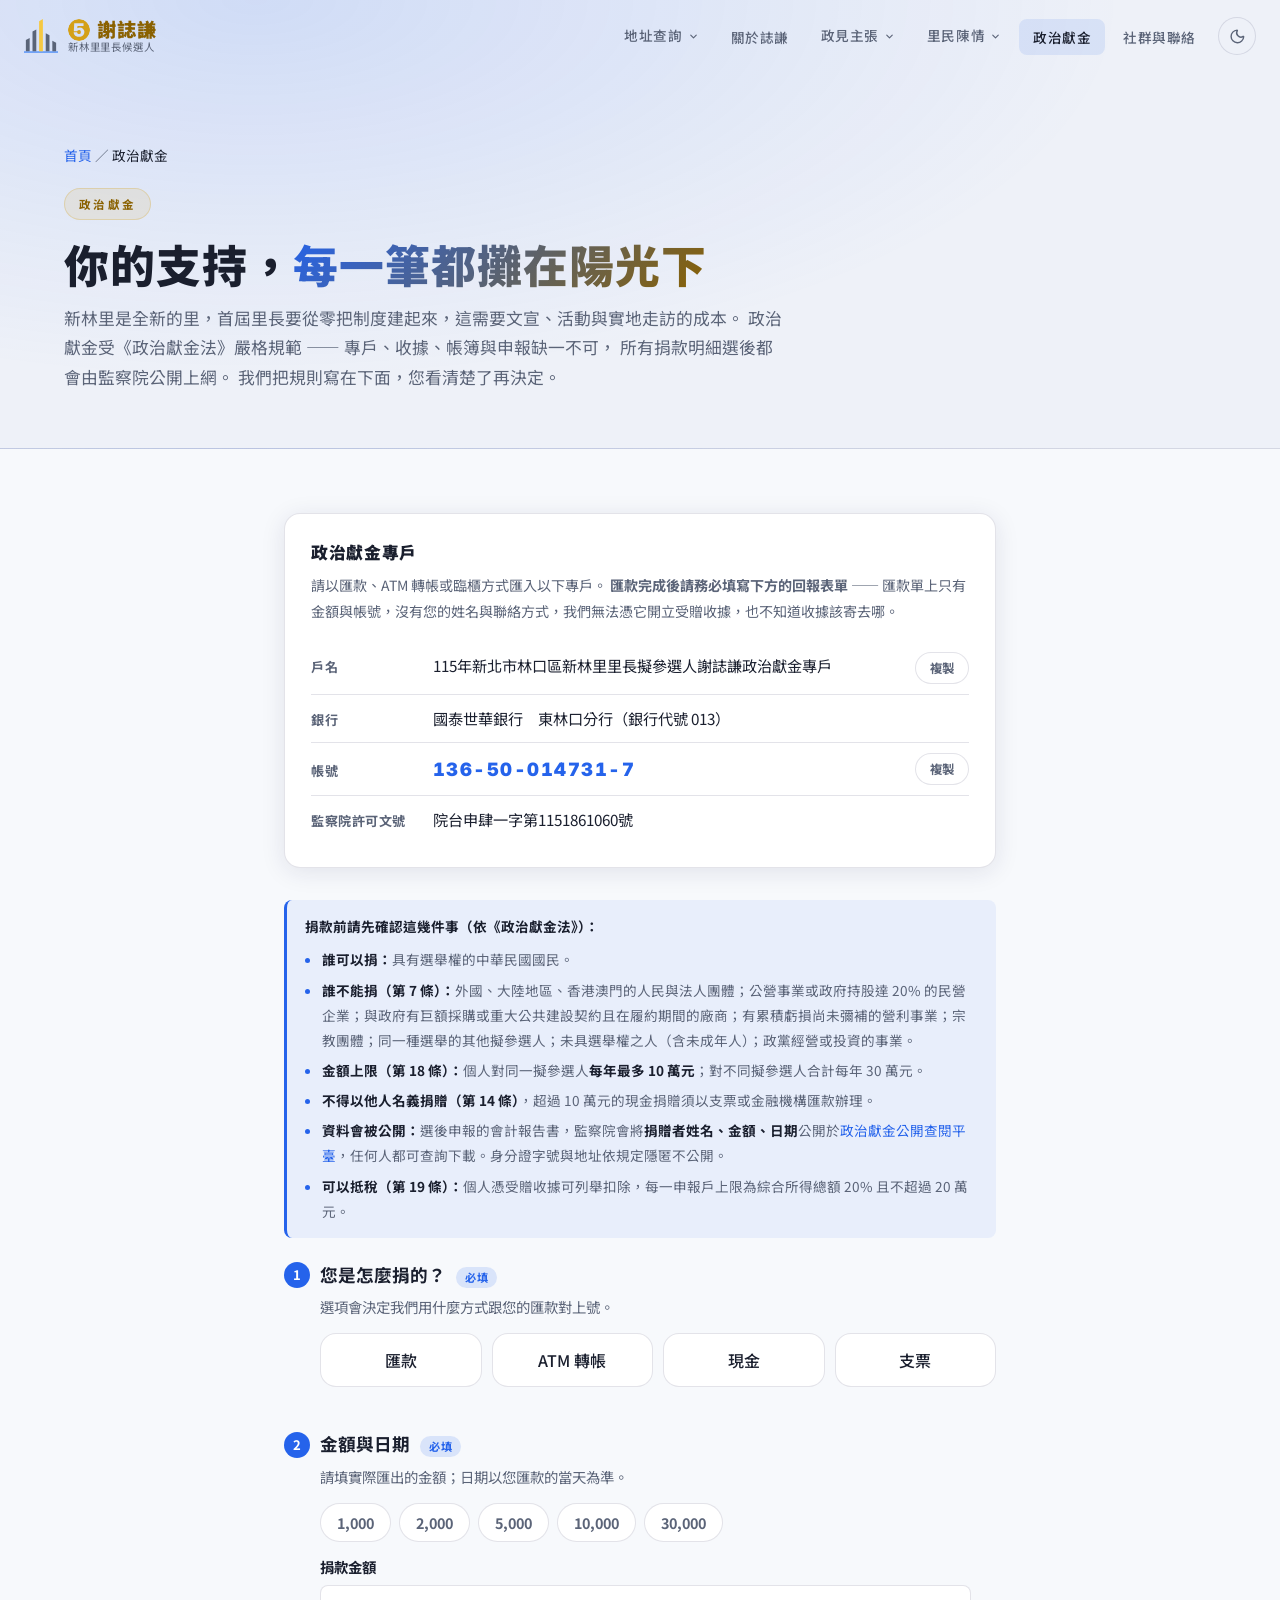
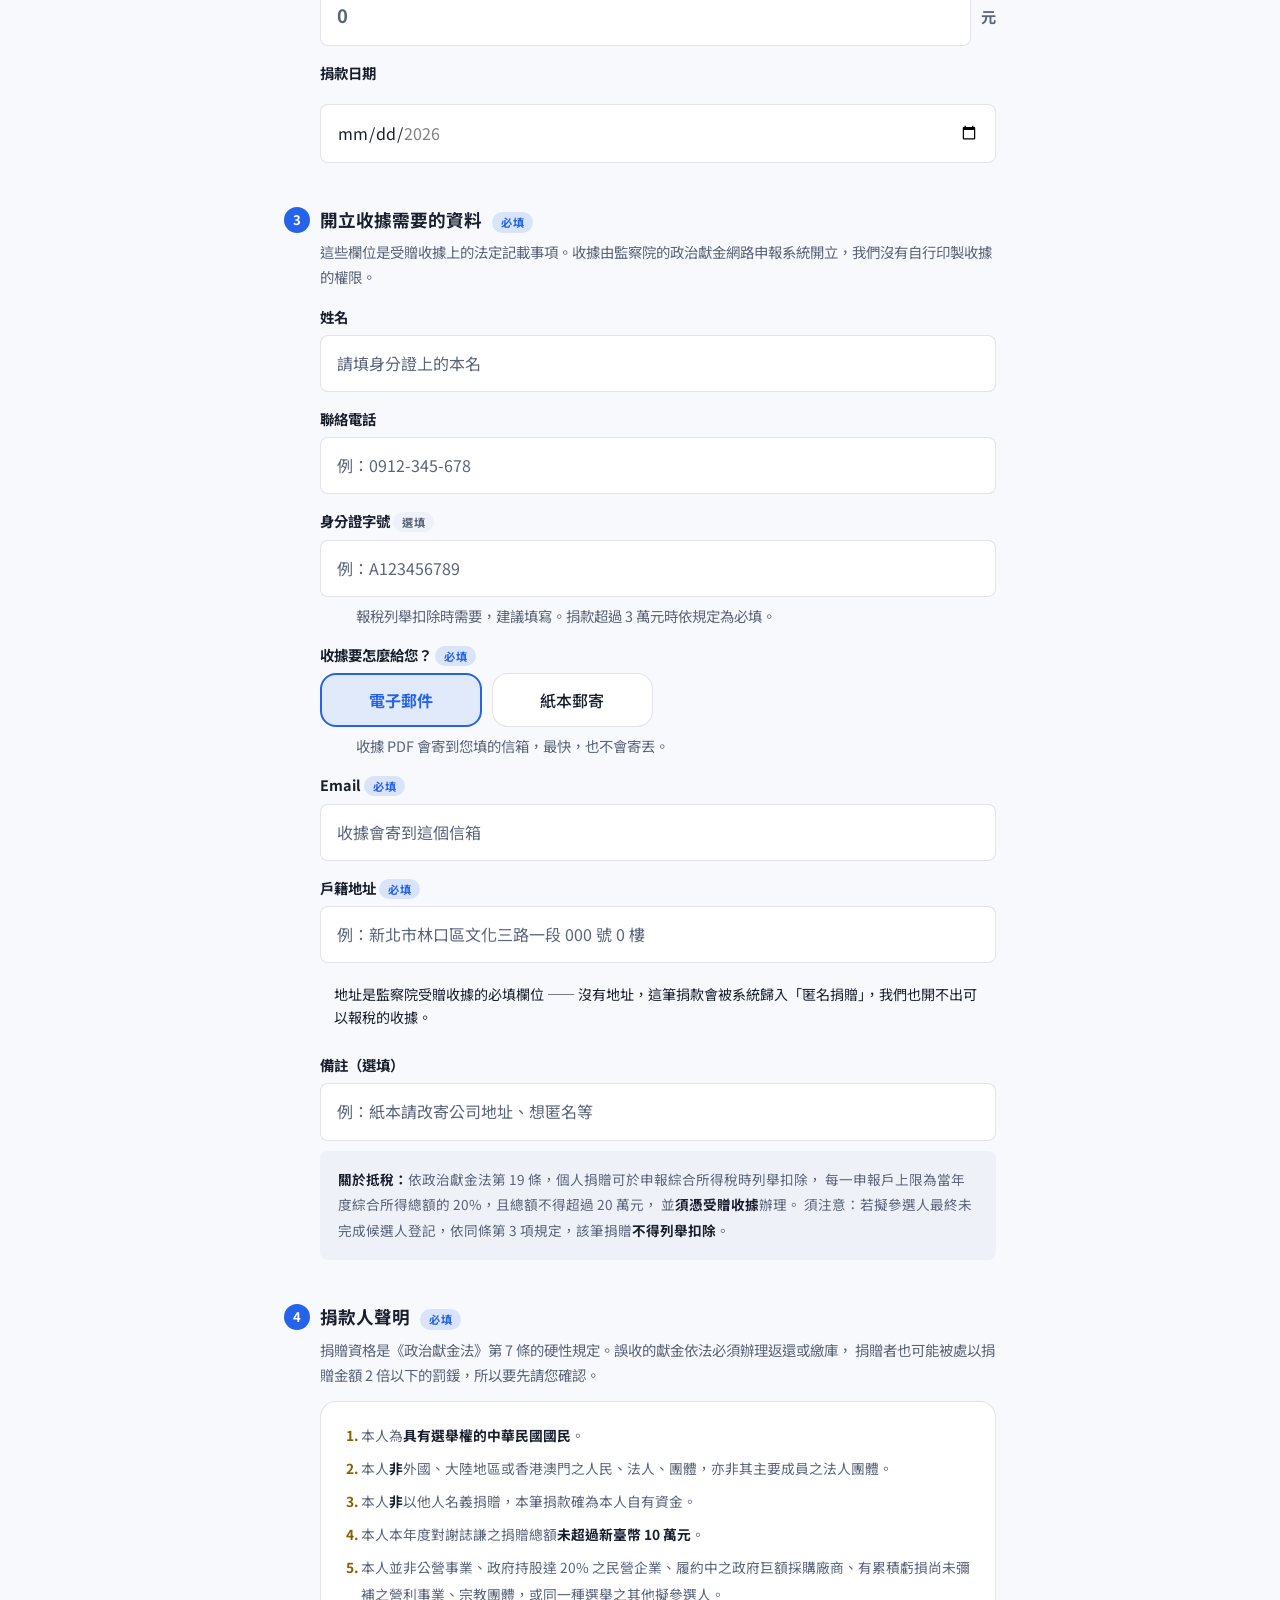
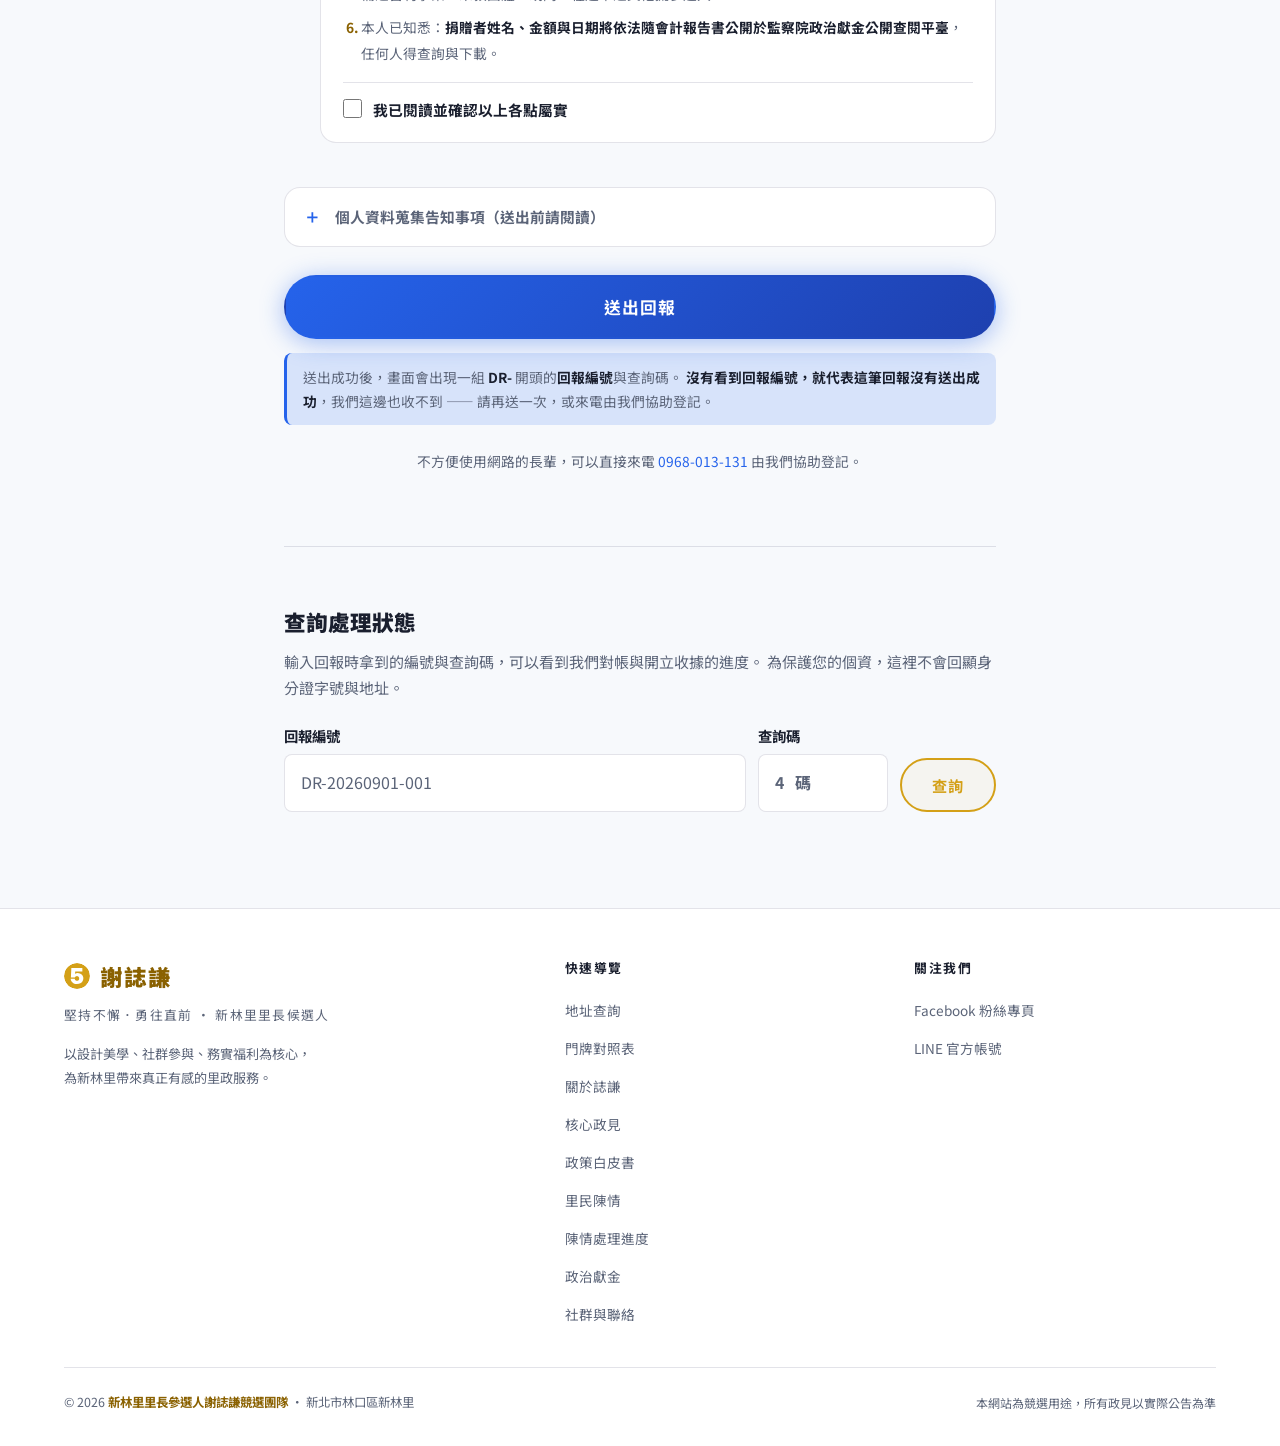
<file: donate/index.html>
<!DOCTYPE html>
<html lang="zh-TW">

<head>
  <meta charset="UTF-8" />
  <meta name="viewport" content="width=device-width, initial-scale=1.0" />

  <!-- 日夜主題：預設跟隨系統偏好（prefers-color-scheme）；使用者手動切換過後改以其選擇為準，並盡早執行避免閃爍 -->
  <script>
    (function () {
      var storedTheme = localStorage.getItem('theme');
      var prefersDark = window.matchMedia && window.matchMedia('(prefers-color-scheme: dark)').matches;
      if (storedTheme === 'dark' || (storedTheme !== 'light' && prefersDark)) {
        document.documentElement.setAttribute('data-theme', 'dark');
      }
    })();
  </script>

  <!-- SEO -->
  <title>政治獻金捐款回報 | 5 號謝誌謙 新林里首屆里長候選人</title>
  <meta name="description" content="支持謝誌謙參選新林里首屆里長。政治獻金專戶捐款說明與捐款回報表單：匯款後回報姓名與聯絡資料，我們才能依法開立受贈收據供您報稅列舉扣除。" />
  <meta name="keywords" content="謝誌謙, 新林里, 政治獻金, 捐款, 里長選舉, 政治獻金專戶, 受贈收據, 林口" />
  <meta name="author" content="謝誌謙競選團隊" />

  <link rel="canonical" href="https://newlinkou.com/donate/" />

  <!-- Open Graph -->
  <meta property="og:url" content="https://newlinkou.com/donate/" />
  <meta property="og:title" content="政治獻金捐款回報 | 5 號謝誌謙 新林里里長候選人" />
  <meta property="og:description" content="每一分錢都會依法開立收據、逐筆申報。匯款後請回報您的資料，我們才能把受贈收據寄給您。" />
  <meta property="og:type" content="website" />
  <meta property="og:locale" content="zh_TW" />
  <meta property="og:site_name" content="謝誌謙 新林里里長候選人" />
  <meta property="og:image" content="https://newlinkou.com/assets/images/001.jpg" />

  <!-- Twitter / X Card -->
  <meta name="twitter:card" content="summary_large_image" />
  <meta name="twitter:title" content="政治獻金捐款回報 | 5 號謝誌謙 新林里里長候選人" />
  <meta name="twitter:description" content="每一分錢都會依法開立收據、逐筆申報。匯款後請回報您的資料，我們才能把受贈收據寄給您。" />
  <meta name="twitter:image" content="https://newlinkou.com/assets/images/001.jpg" />

  <!-- Schema.org 結構化資料 -->
  <script type="application/ld+json">
  {
    "@context": "https://schema.org",
    "@graph": [
      {
        "@type": "WebPage",
        "@id": "https://newlinkou.com/donate/#webpage",
        "name": "政治獻金捐款回報",
        "description": "謝誌謙新林里里長擬參選人政治獻金專戶捐款說明與捐款人資料回報表單。",
        "inLanguage": "zh-TW",
        "url": "https://newlinkou.com/donate/",
        "isPartOf": { "@id": "https://newlinkou.com/#website" },
        "about": { "@id": "https://newlinkou.com/#person" }
      },
      {
        "@type": "BreadcrumbList",
        "itemListElement": [
          { "@type": "ListItem", "position": 1, "name": "首頁", "item": "https://newlinkou.com/" },
          { "@type": "ListItem", "position": 2, "name": "政治獻金", "item": "https://newlinkou.com/donate/" }
        ]
      }
    ]
  }
  </script>

  <!-- Google Fonts：僅請求實際使用的字重，並以非阻塞方式載入 -->
  <link rel="preconnect" href="https://fonts.googleapis.com" />
  <link rel="preconnect" href="https://fonts.gstatic.com" crossorigin />
  <link
    rel="stylesheet"
    href="https://fonts.googleapis.com/css2?family=Noto+Sans+TC:wght@400;500;700;900&family=Inter:wght@900&display=optional"
    media="print" onload="this.media='all'" />
  <noscript>
    <link rel="stylesheet" href="https://fonts.googleapis.com/css2?family=Noto+Sans+TC:wght@400;500;700;900&family=Inter:wght@900&display=optional" />
  </noscript>

  <link rel="icon" type="image/svg+xml" href="../assets/images/favicon.svg" />

  <link rel="stylesheet" href="../css/style.css?v=20261029-ballot-5-cutout" />
  <link rel="stylesheet" href="../css/subpage.css" />
  <link rel="stylesheet" href="../css/petition.css" />
  <link rel="stylesheet" href="../css/donate.css" />
</head>

<body>

  <!-- ══════════════════════════════════════
       NAVBAR
  ══════════════════════════════════════ -->
  <nav id="navbar" class="navbar" role="navigation" aria-label="主要導覽">
    <div class="nav-container">
      <a href="../index.html" class="nav-logo" aria-label="5 號謝誌謙，回到首頁">
        <svg class="nav-logo-mark" viewBox="0 0 90.7 90.7" aria-hidden="true">
          <rect x="0" y="85.7" width="90.7" height="5" fill="#4f8ef7" opacity="0.75" />
          <polygon points="5,56.1 15.1,50.4 15.1,85.7 5,85.7" fill="#5a6478" />
          <polygon points="22.7,33.4 32.8,27.7 32.8,85.7 22.7,85.7" fill="#5a6478" />
          <polygon points="40.3,5.7 50.4,0 50.4,85.7 40.3,85.7" fill="#f5c842" />
          <polygon points="58,37.8 68,43.5 68,85.7 58,85.7" fill="#5a6478" />
          <polygon points="75.6,58 85.7,63.6 85.7,85.7 75.6,85.7" fill="#5a6478" />
        </svg>
        <span class="nav-logo-text">
          <span class="nav-logo-name"><span class="ballot-number ballot-number--nav" aria-hidden="true">5</span>謝誌謙</span>
          <span class="nav-logo-sub">新林里里長候選人</span>
        </span>
      </a>
      <div class="nav-right">
        <ul class="nav-links" id="navLinks" role="list">
          <li class="nav-item-has-sub">
            <button type="button" class="nav-link nav-sub-toggle" id="navLookupToggle" aria-expanded="false" aria-controls="navLookupSub">
              地址查詢
              <svg class="nav-sub-caret" viewBox="0 0 24 24" fill="none" stroke="currentColor" stroke-width="2.5" stroke-linecap="round" stroke-linejoin="round" aria-hidden="true">
                <path d="m6 9 6 6 6-6" />
              </svg>
            </button>
            <ul class="nav-sub" id="navLookupSub" role="list">
              <li><a href="../index.html#lookup" class="nav-sub-link">快速查詢</a></li>
              <li><a href="../xinlin-address/" class="nav-sub-link">門牌對照表</a></li>
            </ul>
          </li>
          <li><a href="../index.html#about" class="nav-link">關於誌謙</a></li>
          <li class="nav-item-has-sub">
            <button type="button" class="nav-link nav-sub-toggle" id="navPolicyToggle" aria-expanded="false" aria-controls="navPolicySub">
              政見主張
              <svg class="nav-sub-caret" viewBox="0 0 24 24" fill="none" stroke="currentColor" stroke-width="2.5" stroke-linecap="round" stroke-linejoin="round" aria-hidden="true">
                <path d="m6 9 6 6 6-6" />
              </svg>
            </button>
            <ul class="nav-sub" id="navPolicySub" role="list">
              <li><a href="../index.html#policy" class="nav-sub-link">核心政見</a></li>
              <li><a href="../index.html#foundation" class="nav-sub-link">第一件事</a></li>
              <li><a href="../whitepaper/" class="nav-sub-link">政策白皮書</a></li>
            </ul>
          </li>
          <li class="nav-item-has-sub">
            <button type="button" class="nav-link nav-sub-toggle" id="navPetitionToggle" aria-expanded="false" aria-controls="navPetitionSub">
              里民陳情
              <svg class="nav-sub-caret" viewBox="0 0 24 24" fill="none" stroke="currentColor" stroke-width="2.5" stroke-linecap="round" stroke-linejoin="round" aria-hidden="true">
                <path d="m6 9 6 6 6-6" />
              </svg>
            </button>
            <ul class="nav-sub" id="navPetitionSub" role="list">
              <li><a href="../petition/" class="nav-sub-link">我要陳情</a></li>
              <li><a href="../petition/#caseLookup" class="nav-sub-link">進度查詢</a></li>
              <li><a href="../petition-board/" class="nav-sub-link">公開進度</a></li>
            </ul>
          </li>
          <li><a href="./" class="nav-link active">政治獻金</a></li>
          <li><a href="../index.html#community" class="nav-link">社群與聯絡</a></li>
        </ul>
        <button class="theme-toggle" id="themeToggle" aria-label="切換深色／淺色模式" aria-pressed="false">
          <svg class="icon theme-toggle-icon icon-moon" viewBox="0 0 24 24" fill="none" stroke="currentColor" stroke-width="2" stroke-linecap="round" stroke-linejoin="round" aria-hidden="true">
            <path d="M20.985 12.486a9 9 0 1 1-9.473-9.472c.405-.022.617.46.402.803a6 6 0 0 0 8.268 8.268c.344-.215.825-.004.803.401" />
          </svg>
          <svg class="icon theme-toggle-icon icon-sun" viewBox="0 0 24 24" fill="none" stroke="currentColor" stroke-width="2" stroke-linecap="round" stroke-linejoin="round" aria-hidden="true">
            <circle cx="12" cy="12" r="4" />
            <path d="M12 2v2" />
            <path d="M12 20v2" />
            <path d="m4.93 4.93 1.41 1.41" />
            <path d="m17.66 17.66 1.41 1.41" />
            <path d="M2 12h2" />
            <path d="M20 12h2" />
            <path d="m6.34 17.66-1.41 1.41" />
            <path d="m19.07 4.93-1.41 1.41" />
          </svg>
        </button>
        <button class="nav-toggle" id="navToggle" aria-label="開啟選單" aria-expanded="false">
          <span></span><span></span><span></span>
        </button>
      </div>
    </div>
  </nav>

  <!-- ══════════════════════════════════════
       頁首
  ══════════════════════════════════════ -->
  <header class="page-head">
    <div class="container">
      <nav class="breadcrumb" aria-label="麵包屑導覽">
        <a href="../index.html">首頁</a> ／ <span aria-current="page">政治獻金</span>
      </nav>
      <div class="section-label">政治獻金</div>
      <h1 class="section-title">你的支持，<em>每一筆都攤在陽光下</em></h1>
      <p class="page-head-lead">
        新林里是全新的里，首屆里長要從零把制度建起來，這需要文宣、活動與實地走訪的成本。
        政治獻金受《政治獻金法》嚴格規範 —— 專戶、收據、帳簿與申報缺一不可，
        所有捐款明細選後都會由監察院公開上網。
        我們把規則寫在下面，您看清楚了再決定。
      </p>
    </div>
  </header>

  <main class="petition">

    <!-- ══════════════════════════════════════
         尚未開放收受（等待監察院許可函）
    ══════════════════════════════════════ -->
    <section class="donate-pending" id="pendingNotice">
      <h2>政治獻金專戶申請中，還不能收受捐款</h2>
      <p>
        政治獻金專戶已在金融機構開立，目前正等待<strong>監察院核發許可函</strong>。
        依《政治獻金法》第 10 條，專戶必須報經監察院許可<strong>之後</strong>才能開始收受政治獻金；
        在許可函送達前收受任何一筆款項，依同法第 26 條可處三年以下有期徒刑。
      </p>
      <p>
        所以在許可下來之前，我們<strong>不會公開專戶帳號，也不會接受任何捐款</strong>。
        這不是客套，是法律的硬性規定，也是我們對支持者最基本的負責。
      </p>
      <p>
        許可函核發後，這個頁面就會開放捐款說明與回報表單，
        我們也會在
        <a href="https://www.facebook.com/profile.php?id=61592284322183" target="_blank" rel="noopener noreferrer">Facebook 粉絲專頁</a>
        與
        <a href="https://lin.ee/Yxr8Nk2" target="_blank" rel="noopener noreferrer">LINE 官方帳號</a>
        同步公告。感謝您願意支持。
      </p>
    </section>

    <!-- ══════════════════════════════════════
         已開放收受（許可函到達後由 donate.js 顯示）
    ══════════════════════════════════════ -->
    <div id="liveContent" hidden>

      <!-- 專戶資訊 -->
      <section class="acct-card">
        <h2 class="acct-card-title">政治獻金專戶</h2>
        <p class="acct-card-lead">
          請以匯款、ATM 轉帳或臨櫃方式匯入以下專戶。
          <strong>匯款完成後請務必填寫下方的回報表單</strong> ——
          匯款單上只有金額與帳號，沒有您的姓名與聯絡方式，我們無法憑它開立受贈收據，也不知道收據該寄去哪。
        </p>
        <div id="accountBlock"></div>
      </section>

      <!-- 捐款須知 -->
      <section class="legal-note">
        <strong>捐款前請先確認這幾件事（依《政治獻金法》）：</strong>
        <ul>
          <li><strong>誰可以捐：</strong>具有選舉權的中華民國國民。</li>
          <li><strong>誰不能捐（第 7 條）：</strong>外國、大陸地區、香港澳門的人民與法人團體；公營事業或政府持股達 20% 的民營企業；與政府有巨額採購或重大公共建設契約且在履約期間的廠商；有累積虧損尚未彌補的營利事業；宗教團體；同一種選舉的其他擬參選人；未具選舉權之人（含未成年人）；政黨經營或投資的事業。</li>
          <li><strong>金額上限（第 18 條）：</strong>個人對同一擬參選人<strong>每年最多 10 萬元</strong>；對不同擬參選人合計每年 30 萬元。</li>
          <li><strong>不得以他人名義捐贈（第 14 條）</strong>，超過 10 萬元的現金捐贈須以支票或金融機構匯款辦理。</li>
          <li><strong>資料會被公開：</strong>選後申報的會計報告書，監察院會將<strong>捐贈者姓名、金額、日期</strong>公開於<a href="https://ardata.cy.gov.tw/" target="_blank" rel="noopener noreferrer">政治獻金公開查閱平臺</a>，任何人都可查詢下載。身分證字號與地址依規定隱匿不公開。</li>
          <li><strong>可以抵稅（第 19 條）：</strong>個人憑受贈收據可列舉扣除，每一申報戶上限為綜合所得總額 20% 且不超過 20 萬元。</li>
        </ul>
      </section>

      <!-- ══════════════════════════════════════
           回報表單
      ══════════════════════════════════════ -->
      <form id="donateForm" novalidate>

        <!-- ① 捐款方式 -->
        <section class="pf-step" id="stepMethod">
          <h2 class="pf-label">
            <span class="pf-num" aria-hidden="true">1</span>
            您是怎麼捐的？
            <span class="pf-tag pf-tag-required">必填</span>
          </h2>
          <p class="pf-hint">選項會決定我們用什麼方式跟您的匯款對上號。</p>
          <div class="pf-body">
            <div class="cat-grid" id="methodGrid" role="group" aria-label="捐款方式"></div>

            <div class="pf-field" id="last5Field" hidden>
              <label class="pf-field-label" for="last5Input">匯款帳號後五碼</label>
              <input type="text" class="pf-input" id="last5Input" name="last5"
                     placeholder="5 位數字" maxlength="5" inputmode="numeric" autocomplete="off" />
              <p class="pf-hint" style="margin-top:6px;">
                您匯出帳戶的末五碼。銀行明細上只看得到這組號碼，這是我們把款項對到您身上的唯一依據。
              </p>
            </div>
          </div>
        </section>

        <!-- ② 金額與日期 -->
        <section class="pf-step" id="stepAmount">
          <h2 class="pf-label">
            <span class="pf-num" aria-hidden="true">2</span>
            金額與日期
            <span class="pf-tag pf-tag-required">必填</span>
          </h2>
          <p class="pf-hint">請填實際匯出的金額；日期以您匯款的當天為準。</p>
          <div class="pf-body">
            <div class="amount-grid" id="amountGrid" role="group" aria-label="常用金額"></div>

            <div class="pf-field">
              <label class="pf-field-label" for="amountInput">捐款金額</label>
              <div class="amount-input-wrap">
                <input type="number" class="pf-input" id="amountInput" name="amount"
                       placeholder="0" min="1" max="100000" step="1" inputmode="numeric" autocomplete="off" />
                <span class="amount-unit">元</span>
              </div>
              <p class="addr-note" id="amountNote" hidden></p>
            </div>

            <div class="pf-field">
              <label class="pf-field-label" for="dateInput">捐款日期</label>
              <div class="amount-grid" id="dateGrid" role="group" aria-label="常用日期"></div>
              <input type="date" class="pf-input" id="dateInput" name="donatedAt" />
            </div>
          </div>
        </section>

        <!-- ③ 捐款人資料 -->
        <section class="pf-step" id="stepDonor">
          <h2 class="pf-label">
            <span class="pf-num" aria-hidden="true">3</span>
            開立收據需要的資料
            <span class="pf-tag pf-tag-required">必填</span>
          </h2>
          <p class="pf-hint">
            這些欄位是受贈收據上的法定記載事項。收據由監察院的政治獻金網路申報系統開立，我們沒有自行印製收據的權限。
          </p>
          <div class="pf-body">

            <div class="pf-field">
              <label class="pf-field-label" for="nameInput">姓名</label>
              <input type="text" class="pf-input" id="nameInput" name="name"
                     placeholder="請填身分證上的本名" autocomplete="name" />
            </div>

            <div class="pf-field">
              <label class="pf-field-label" for="phoneInput">聯絡電話</label>
              <input type="text" class="pf-input" id="phoneInput" name="phone"
                     placeholder="例：0912-345-678" inputmode="tel" autocomplete="tel" />
            </div>

            <div class="pf-field">
              <label class="pf-field-label" for="idInput">
                身分證字號
                <span class="pf-tag pf-tag-optional" id="idTag">選填</span>
              </label>
              <input type="text" class="pf-input" id="idInput" name="idNumber"
                     placeholder="例：A123456789" maxlength="10" autocomplete="off" />
              <p class="addr-note" id="idNote" hidden></p>
              <p class="pf-hint" style="margin-top:6px;">
                報稅列舉扣除時需要，建議填寫。捐款超過 3 萬元時依規定為必填。
              </p>
            </div>

            <div class="pf-field">
              <span class="pf-field-label" id="deliveryLabel">
                收據要怎麼給您？
                <span class="pf-tag pf-tag-required">必填</span>
              </span>
              <div class="cat-grid" id="deliveryGrid" role="group" aria-labelledby="deliveryLabel"></div>
              <p class="pf-hint" style="margin-top:6px;" id="deliveryHint"></p>
            </div>

            <div class="pf-field">
              <label class="pf-field-label" for="emailInput">
                Email
                <span class="pf-tag pf-tag-required" id="emailTag">必填</span>
              </label>
              <input type="email" class="pf-input" id="emailInput" name="email"
                     placeholder="收據會寄到這個信箱" autocomplete="email" />
            </div>

            <div class="pf-field">
              <label class="pf-field-label" for="addressInput">
                戶籍地址
                <span class="pf-tag pf-tag-required" id="addressTag">必填</span>
              </label>
              <input type="text" class="pf-input" id="addressInput" name="address"
                     placeholder="例：新北市林口區文化三路一段 000 號 0 樓" autocomplete="street-address" />
              <p class="addr-note" id="addressNote" hidden></p>
            </div>

            <div class="pf-field">
              <label class="pf-field-label" for="noteInput">備註（選填）</label>
              <input type="text" class="pf-input" id="noteInput" name="note"
                     placeholder="例：紙本請改寄公司地址、想匿名等" maxlength="500" autocomplete="off" />
            </div>

            <p class="tax-note">
              <strong>關於抵稅：</strong>依政治獻金法第 19 條，個人捐贈可於申報綜合所得稅時列舉扣除，
              每一申報戶上限為當年度綜合所得總額的 20%，且總額不得超過 20 萬元，
              並<strong>須憑受贈收據</strong>辦理。
              須注意：若擬參選人最終未完成候選人登記，依同條第 3 項規定，該筆捐贈<strong>不得列舉扣除</strong>。
            </p>

          </div>
        </section>

        <!-- ④ 聲明 -->
        <section class="pf-step" id="stepDeclare">
          <h2 class="pf-label">
            <span class="pf-num" aria-hidden="true">4</span>
            捐款人聲明
            <span class="pf-tag pf-tag-required">必填</span>
          </h2>
          <p class="pf-hint">
            捐贈資格是《政治獻金法》第 7 條的硬性規定。誤收的獻金依法必須辦理返還或繳庫，
            捐贈者也可能被處以捐贈金額 2 倍以下的罰鍰，所以要先請您確認。
          </p>
          <div class="pf-body">
            <div class="declare-box">
              <ol class="declare-list">
                <li>本人為<strong>具有選舉權的中華民國國民</strong>。</li>
                <li>本人<strong>非</strong>外國、大陸地區或香港澳門之人民、法人、團體，亦非其主要成員之法人團體。</li>
                <li>本人<strong>非</strong>以他人名義捐贈，本筆捐款確為本人自有資金。</li>
                <li>本人本年度對謝誌謙之捐贈總額<strong>未超過新臺幣 10 萬元</strong>。</li>
                <li>本人並非公營事業、政府持股達 20% 之民營企業、履約中之政府巨額採購廠商、有累積虧損尚未彌補之營利事業、宗教團體，或同一種選舉之其他擬參選人。</li>
                <li>本人已知悉：<strong>捐贈者姓名、金額與日期將依法隨會計報告書公開於監察院政治獻金公開查閱平臺</strong>，任何人得查詢與下載。</li>
              </ol>
              <label class="declare-check">
                <input type="checkbox" id="declareCheck" name="declare" />
                <span>我已閱讀並確認以上各點屬實</span>
              </label>
            </div>
          </div>
        </section>

        <!-- 蜜罐：真人看不到這格 -->
        <div class="pf-hp" aria-hidden="true">
          <label for="dfWebsite">Website</label>
          <input type="text" id="dfWebsite" name="website" tabindex="-1" autocomplete="off" />
        </div>

        <!-- 個資告知 -->
        <details class="pf-consent">
          <summary>個人資料蒐集告知事項（送出前請閱讀）</summary>
          <div class="pf-consent-body">
            <ol>
              <li><strong>蒐集者：</strong>新林里里長擬參選人謝誌謙（競選團隊）。</li>
              <li><strong>蒐集目的：</strong>依《政治獻金法》開立受贈收據、辦理專戶入帳對帳、設置收支帳簿，以及向監察院申報政治獻金會計報告書。法定義務，非行銷用途。</li>
              <li><strong>蒐集項目：</strong>姓名、國民身分證統一編號、戶籍地址、聯絡電話、電子郵件、捐款金額、捐款日期、捐款方式與匯款帳號後五碼。</li>
              <li><strong>法令依據：</strong>《政治獻金法》第 11 條（開立收據）、第 20 條（設置帳簿逐筆記載）、第 21 條（申報會計報告書），以及《個人資料保護法》第 8 條、第 19 條、第 20 條。</li>
              <li><strong>利用對象與方式：</strong>由本團隊用於前述目的，並依法提供監察院查核與申報之用。除法定申報外，不提供任何第三方，不作為競選文宣名冊，不進行目的外利用。</li>
              <li><strong>公開範圍（請特別注意）：</strong>依《政治獻金法》第 21 條，監察院應於申報截止後 6 個月內將會計報告書公開於電腦網路。<strong>您的姓名、捐贈金額與日期將被公開於監察院政治獻金公開查閱平臺（ardata.cy.gov.tw），任何人可檢索、下載與列印，且長期留存。</strong>依《政治獻金會計報告書公開及查閱辦法》第 6 條，國民身分證統一編號、戶籍與通訊地址等隱私資訊於對外公開時應予隱匿。</li>
              <li><strong>保存期間：</strong>依《政治獻金法》第 22 條第 2 項，政治獻金收支憑證與證明文件應於申報後保管 5 年；發生訴訟時保管至裁判確定後 3 個月。<strong>此為法定保存義務，於保存期間內恕無法應要求刪除。</strong></li>
              <li><strong>您的權利：</strong>依個人資料保護法第 3 條，您得請求查詢、閱覽、補充或更正您的資料。惟因前述法定申報與保存義務，停止利用與刪除之請求於法定期間內受限制。請透過本站聯絡方式提出並提供回報編號。</li>
              <li><strong>不提供之影響：</strong>未提供姓名與聯絡方式將無法對帳與開立收據；未提供身分證字號將無法據以辦理所得稅列舉扣除。</li>
            </ol>
          </div>
        </details>

        <div class="pf-error" id="formError" role="alert" hidden>
          <span id="formErrorMsg"></span>
          <strong class="pf-error-note">這筆回報還沒有送出成功 —— 沒有拿到回報編號就不算完成。請依上面的說明修正後再送一次，或直接來電 0968-013-131 由我們協助登記。</strong>
        </div>

        <button type="submit" class="btn btn-primary pf-submit" id="submitBtn">送出回報</button>

        <p class="pf-submit-note">
          送出成功後，畫面會出現一組 <strong>DR-</strong> 開頭的<strong>回報編號</strong>與查詢碼。
          <strong>沒有看到回報編號，就代表這筆回報沒有送出成功</strong>，我們這邊也收不到 ——
          請再送一次，或來電由我們協助登記。
        </p>

        <p class="pf-fallback">
          不方便使用網路的長輩，可以直接來電
          <a href="tel:0968013131">0968-013-131</a>
          由我們協助登記。
        </p>

      </form>

      <!-- 送出成功 -->
      <div class="pf-done" id="donateDone" hidden>
        <div class="pf-done-icon" aria-hidden="true">✓</div>
        <h2>收到了，謝謝您的支持</h2>
        <p>看到這組號碼，就代表您的回報<strong>已經確實送到我們這裡</strong>。這也是您查詢處理狀態的憑證，<strong>請截圖或抄下來</strong>：</p>

        <div class="pf-cred">
          <div class="pf-cred-item">
            <span class="pf-cred-label">回報編號</span>
            <span class="pf-case" id="reportId"></span>
          </div>
          <div class="pf-cred-item">
            <span class="pf-cred-label">查詢碼</span>
            <span class="pf-case pf-case-code" id="reportCode"></span>
          </div>
        </div>

        <div class="receipt-next">
          <h3>接下來會發生什麼事</h3>
          <ol>
            <li>我們核對銀行入帳明細，把您的匯款與這筆回報對上。</li>
            <li>於<strong>監察院政治獻金網路申報系統</strong>查證捐贈資格並開立受贈收據 —— 依政治獻金查核準則第 14 條，收據只能由該系統產製或向監察院領取，我們無權自行印製。</li>
            <li>依您選的方式把受贈收據交給您 —— 選電子郵件就寄 PDF 到您的信箱，選紙本就連同感謝函寄到您填的地址。收據由監察院系統產製，含系統編號、防偽浮水印與擬參選人印鑑，可供報稅列舉扣除。</li>
            <li>收到後請核對收據上的姓名、身分證字號與金額；<strong>如有錯誤請在 3 日內告訴我們</strong>，以便作廢重開。</li>
            <li>這筆捐款會逐筆記入收支帳簿，並於投票日後 3 個月內隨會計報告書向監察院申報。</li>
          </ol>
        </div>

        <p>
          若三週內沒有收到收據，請來電 <a href="tel:0968013131">0968-013-131</a> 告訴我們，我們會立刻查。
        </p>

        <div class="pf-done-actions">
          <button type="button" class="btn btn-outline" id="againBtn">再回報一筆</button>
          <a href="../index.html" class="btn btn-primary">回到首頁</a>
        </div>
      </div>

      <!-- ══════════════════════════════════════
           查詢處理狀態
      ══════════════════════════════════════ -->
      <section class="case-lookup" id="statusLookup">
        <h2 class="case-lookup-title">查詢處理狀態</h2>
        <p class="case-lookup-lead">
          輸入回報時拿到的編號與查詢碼，可以看到我們對帳與開立收據的進度。
          為保護您的個資，這裡不會回顯身分證字號與地址。
        </p>

        <form id="statusForm" novalidate>
          <div class="case-lookup-row">
            <div class="pf-field">
              <label class="pf-field-label" for="statusIdInput">回報編號</label>
              <input type="text" class="pf-input" id="statusIdInput" placeholder="DR-20260901-001" autocomplete="off" />
            </div>
            <div class="pf-field case-lookup-code">
              <label class="pf-field-label" for="statusCodeInput">查詢碼</label>
              <input type="text" class="pf-input" id="statusCodeInput" placeholder="4 碼" maxlength="4" autocomplete="off" />
            </div>
            <button type="submit" class="btn btn-outline case-lookup-submit" id="statusSubmit">查詢</button>
          </div>
        </form>

        <p class="pf-error" id="statusError" role="alert" hidden></p>
        <div class="case-result" id="statusResult" hidden></div>
      </section>

    </div>

  </main>

  <!-- ══════════════════════════════════════
       FOOTER
  ══════════════════════════════════════ -->
  <footer class="footer" role="contentinfo">
    <div class="container">
      <div class="footer-grid">

        <div class="footer-brand">
          <div class="footer-brand-name"><span class="ballot-number ballot-number--footer" aria-hidden="true">5</span><span>謝誌謙<span class="sr-only">，5 號</span></span></div>
          <div class="footer-brand-slogan">堅持不懈．勇往直前 · 新林里里長候選人</div>
          <p class="footer-brand-desc">
            以設計美學、社群參與、務實福利為核心，<br />
            為新林里帶來真正有感的里政服務。
          </p>
        </div>

        <div class="footer-col">
          <h4>快速導覽</h4>
          <ul>
            <li><a href="../index.html#lookup">地址查詢</a></li>
            <li><a href="../xinlin-address/">門牌對照表</a></li>
            <li><a href="../index.html#about">關於誌謙</a></li>
            <li><a href="../index.html#policy">核心政見</a></li>
            <li><a href="../whitepaper/">政策白皮書</a></li>
            <li><a href="../petition/">里民陳情</a></li>
            <li><a href="../petition-board/">陳情處理進度</a></li>
            <li><a href="./">政治獻金</a></li>
            <li><a href="../index.html#community">社群與聯絡</a></li>
          </ul>
        </div>

        <div class="footer-col">
          <h4>關注我們</h4>
          <ul>
            <li><a href="https://www.facebook.com/profile.php?id=61592284322183" target="_blank" rel="noopener noreferrer">Facebook 粉絲專頁</a></li>
            <li><a href="https://lin.ee/Yxr8Nk2" target="_blank" rel="noopener noreferrer">LINE 官方帳號</a></li>
          </ul>
        </div>

      </div>

      <div class="footer-bottom">
        <p>
          © <span id="currentYear"></span> <strong>新林里里長參選人謝誌謙競選團隊</strong> · 新北市林口區新林里
        </p>
        <p style="color:var(--color-text-dim);font-size:0.75rem;">
          本網站為競選用途，所有政見以實際公告為準
        </p>
      </div>

    </div>
  </footer>

  <!-- 回到頂端按鈕 -->
  <button class="scroll-top" id="scrollTopBtn" aria-label="回到頁面頂端">
    <svg viewBox="0 0 24 24" aria-hidden="true">
      <polyline points="18 15 12 9 6 15"></polyline>
    </svg>
  </button>

  <script src="../js/subpage.js"></script>
  <script src="../js/donate.js"></script>
</body>

</html>
</file>
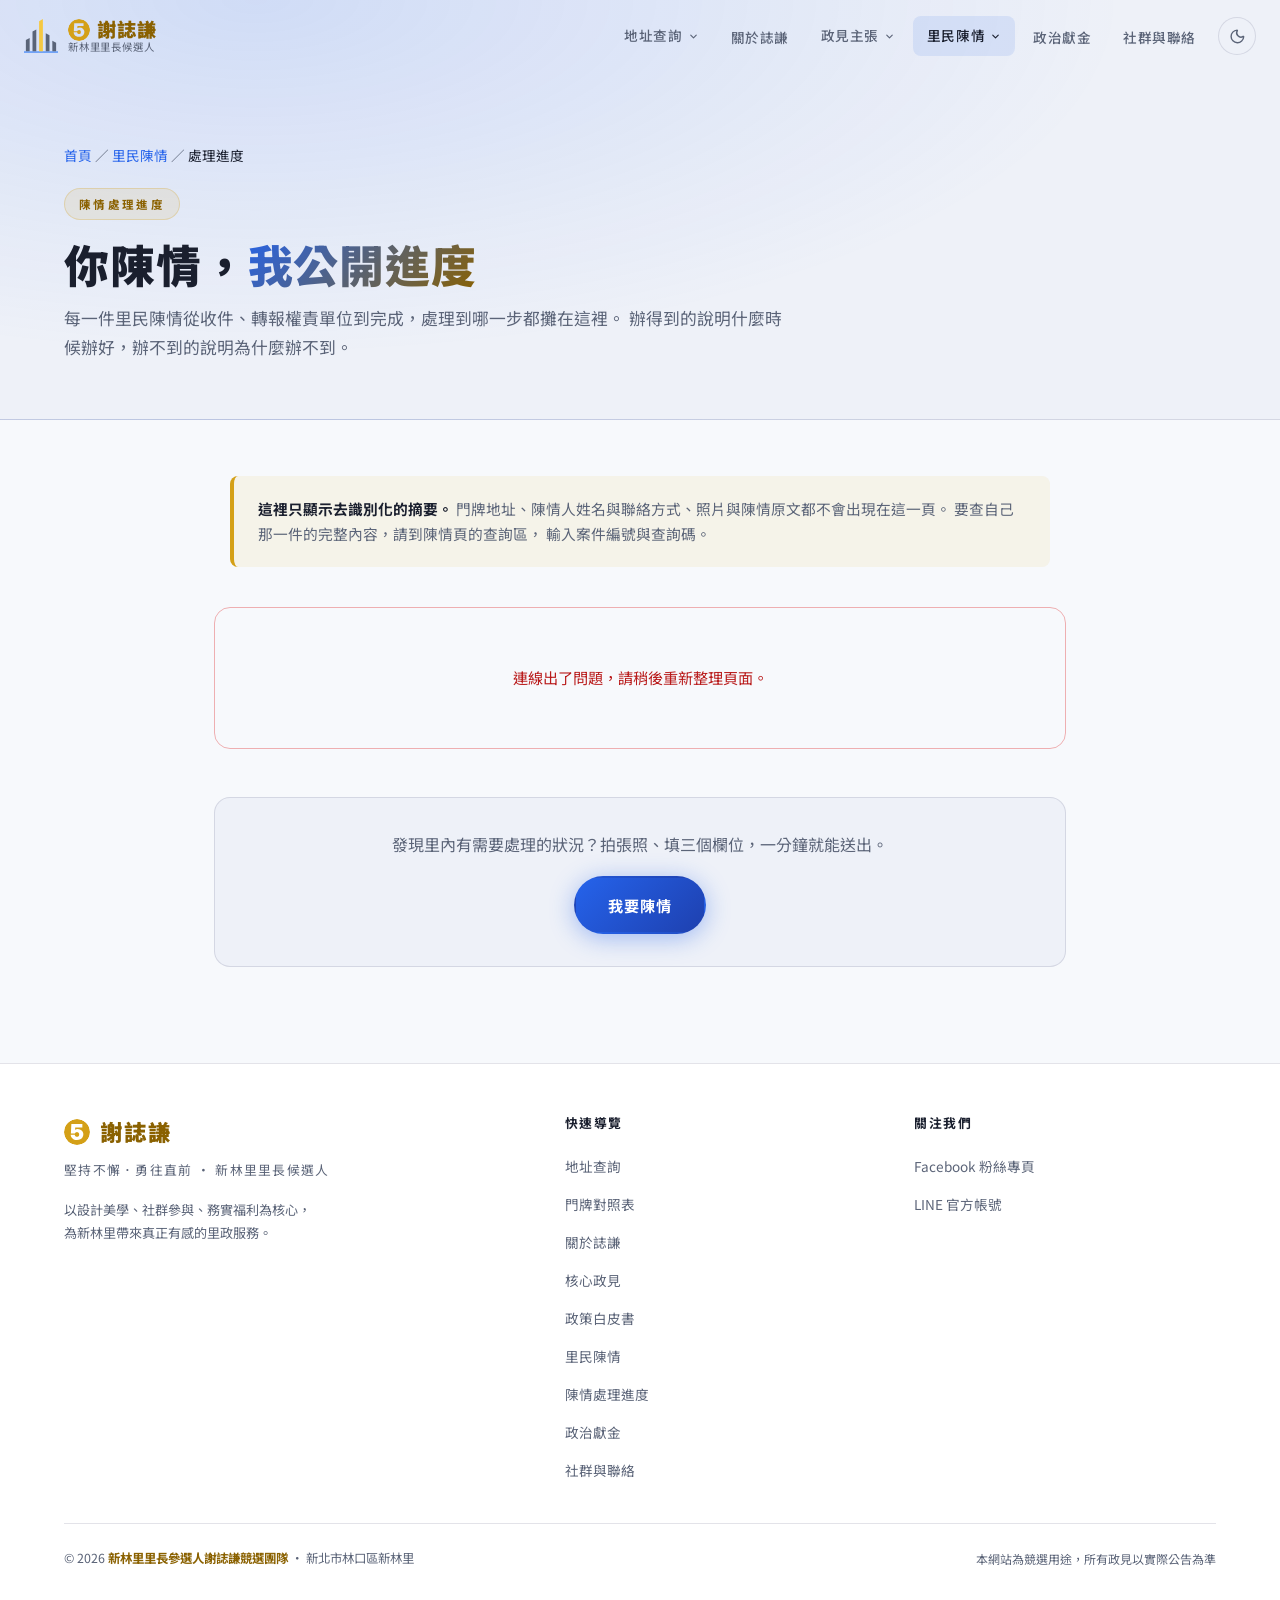
<file: petition-board/index.html>
<!DOCTYPE html>
<html lang="zh-TW">

<head>
  <meta charset="UTF-8" />
  <meta name="viewport" content="width=device-width, initial-scale=1.0" />

  <!-- 日夜主題：預設跟隨系統偏好（prefers-color-scheme）；使用者手動切換過後改以其選擇為準，並盡早執行避免閃爍 -->
  <script>
    (function () {
      var storedTheme = localStorage.getItem('theme');
      var prefersDark = window.matchMedia && window.matchMedia('(prefers-color-scheme: dark)').matches;
      if (storedTheme === 'dark' || (storedTheme !== 'light' && prefersDark)) {
        document.documentElement.setAttribute('data-theme', 'dark');
      }
    })();
  </script>

  <!-- SEO -->
  <title>陳情處理進度 | 5 號謝誌謙 新林里首屆里長候選人</title>
  <meta name="description" content="新林里陳情案件處理進度公開看板：里民陳情的每一件案子，從收件、轉報區公所到完成，處理狀態公開可查。" />
  <meta name="keywords" content="新林里, 陳情進度, 里民服務, 謝誌謙, 林口, 里長, 公開透明" />
  <meta name="author" content="謝誌謙競選團隊" />

  <link rel="canonical" href="https://newlinkou.com/petition-board/" />

  <!-- Open Graph -->
  <meta property="og:url" content="https://newlinkou.com/petition-board/" />
  <meta property="og:title" content="陳情處理進度 | 5 號謝誌謙 新林里里長候選人" />
  <meta property="og:description" content="你陳情，我公開進度。每一件里民陳情從收件到完成，處理狀態公開可查。" />
  <meta property="og:type" content="website" />
  <meta property="og:locale" content="zh_TW" />
  <meta property="og:site_name" content="謝誌謙 新林里里長候選人" />
  <meta property="og:image" content="https://newlinkou.com/assets/images/001.jpg" />

  <!-- Twitter / X Card -->
  <meta name="twitter:card" content="summary_large_image" />
  <meta name="twitter:title" content="陳情處理進度 | 5 號謝誌謙 新林里里長候選人" />
  <meta name="twitter:description" content="你陳情，我公開進度。每一件里民陳情從收件到完成，處理狀態公開可查。" />
  <meta name="twitter:image" content="https://newlinkou.com/assets/images/001.jpg" />

  <!-- Schema.org 結構化資料 -->
  <script type="application/ld+json">
  {
    "@context": "https://schema.org",
    "@graph": [
      {
        "@type": "WebPage",
        "@id": "https://newlinkou.com/petition-board/#webpage",
        "name": "陳情處理進度",
        "description": "新林里陳情案件處理進度公開看板。",
        "inLanguage": "zh-TW",
        "url": "https://newlinkou.com/petition-board/",
        "about": { "@type": "Place", "name": "新北市林口區新林里" }
      },
      {
        "@type": "BreadcrumbList",
        "itemListElement": [
          { "@type": "ListItem", "position": 1, "name": "首頁", "item": "https://newlinkou.com/" },
          { "@type": "ListItem", "position": 2, "name": "里民陳情", "item": "https://newlinkou.com/petition/" },
          { "@type": "ListItem", "position": 3, "name": "陳情處理進度", "item": "https://newlinkou.com/petition-board/" }
        ]
      }
    ]
  }
  </script>

  <!-- Google Fonts：僅請求實際使用的字重，並以非阻塞方式載入 -->
  <link rel="preconnect" href="https://fonts.googleapis.com" />
  <link rel="preconnect" href="https://fonts.gstatic.com" crossorigin />
  <link
    rel="stylesheet"
    href="https://fonts.googleapis.com/css2?family=Noto+Sans+TC:wght@400;500;700;900&family=Inter:wght@900&display=optional"
    media="print" onload="this.media='all'" />
  <noscript>
    <link rel="stylesheet" href="https://fonts.googleapis.com/css2?family=Noto+Sans+TC:wght@400;500;700;900&family=Inter:wght@900&display=optional" />
  </noscript>

  <link rel="icon" type="image/svg+xml" href="../assets/images/favicon.svg" />

  <link rel="stylesheet" href="../css/style.css?v=20261029-ballot-5-cutout" />
  <link rel="stylesheet" href="../css/subpage.css" />
  <link rel="stylesheet" href="../css/petition.css" />
</head>

<body>

  <!-- ══════════════════════════════════════
       NAVBAR
  ══════════════════════════════════════ -->
  <nav id="navbar" class="navbar" role="navigation" aria-label="主要導覽">
    <div class="nav-container">
      <a href="../index.html" class="nav-logo" aria-label="5 號謝誌謙，回到首頁">
        <svg class="nav-logo-mark" viewBox="0 0 90.7 90.7" aria-hidden="true">
          <rect x="0" y="85.7" width="90.7" height="5" fill="#4f8ef7" opacity="0.75" />
          <polygon points="5,56.1 15.1,50.4 15.1,85.7 5,85.7" fill="#5a6478" />
          <polygon points="22.7,33.4 32.8,27.7 32.8,85.7 22.7,85.7" fill="#5a6478" />
          <polygon points="40.3,5.7 50.4,0 50.4,85.7 40.3,85.7" fill="#f5c842" />
          <polygon points="58,37.8 68,43.5 68,85.7 58,85.7" fill="#5a6478" />
          <polygon points="75.6,58 85.7,63.6 85.7,85.7 75.6,85.7" fill="#5a6478" />
        </svg>
        <span class="nav-logo-text">
          <span class="nav-logo-name"><span class="ballot-number ballot-number--nav" aria-hidden="true">5</span>謝誌謙</span>
          <span class="nav-logo-sub">新林里里長候選人</span>
        </span>
      </a>
      <div class="nav-right">
        <ul class="nav-links" id="navLinks" role="list">
          <li class="nav-item-has-sub">
            <button type="button" class="nav-link nav-sub-toggle" id="navLookupToggle" aria-expanded="false" aria-controls="navLookupSub">
              地址查詢
              <svg class="nav-sub-caret" viewBox="0 0 24 24" fill="none" stroke="currentColor" stroke-width="2.5" stroke-linecap="round" stroke-linejoin="round" aria-hidden="true">
                <path d="m6 9 6 6 6-6" />
              </svg>
            </button>
            <ul class="nav-sub" id="navLookupSub" role="list">
              <li><a href="../index.html#lookup" class="nav-sub-link">快速查詢</a></li>
              <li><a href="../xinlin-address/" class="nav-sub-link">門牌對照表</a></li>
            </ul>
          </li>
          <li><a href="../index.html#about" class="nav-link">關於誌謙</a></li>
          <li class="nav-item-has-sub">
            <button type="button" class="nav-link nav-sub-toggle" id="navPolicyToggle" aria-expanded="false" aria-controls="navPolicySub">
              政見主張
              <svg class="nav-sub-caret" viewBox="0 0 24 24" fill="none" stroke="currentColor" stroke-width="2.5" stroke-linecap="round" stroke-linejoin="round" aria-hidden="true">
                <path d="m6 9 6 6 6-6" />
              </svg>
            </button>
            <ul class="nav-sub" id="navPolicySub" role="list">
              <li><a href="../index.html#policy" class="nav-sub-link">核心政見</a></li>
              <li><a href="../index.html#foundation" class="nav-sub-link">第一件事</a></li>
              <li><a href="../whitepaper/" class="nav-sub-link">政策白皮書</a></li>
            </ul>
          </li>
          <li class="nav-item-has-sub">
            <button type="button" class="nav-link nav-sub-toggle active" id="navPetitionToggle" aria-expanded="false" aria-controls="navPetitionSub">
              里民陳情
              <svg class="nav-sub-caret" viewBox="0 0 24 24" fill="none" stroke="currentColor" stroke-width="2.5" stroke-linecap="round" stroke-linejoin="round" aria-hidden="true">
                <path d="m6 9 6 6 6-6" />
              </svg>
            </button>
            <ul class="nav-sub" id="navPetitionSub" role="list">
              <li><a href="../petition/" class="nav-sub-link">我要陳情</a></li>
              <li><a href="../petition/#caseLookup" class="nav-sub-link">進度查詢</a></li>
              <li><a href="./" class="nav-sub-link active">公開進度</a></li>
            </ul>
          </li>
          <li><a href="../donate/" class="nav-link">政治獻金</a></li>
          <li><a href="../index.html#community" class="nav-link">社群與聯絡</a></li>
        </ul>
        <button class="theme-toggle" id="themeToggle" aria-label="切換深色／淺色模式" aria-pressed="false">
          <svg class="icon theme-toggle-icon icon-moon" viewBox="0 0 24 24" fill="none" stroke="currentColor" stroke-width="2" stroke-linecap="round" stroke-linejoin="round" aria-hidden="true">
            <path d="M20.985 12.486a9 9 0 1 1-9.473-9.472c.405-.022.617.46.402.803a6 6 0 0 0 8.268 8.268c.344-.215.825-.004.803.401" />
          </svg>
          <svg class="icon theme-toggle-icon icon-sun" viewBox="0 0 24 24" fill="none" stroke="currentColor" stroke-width="2" stroke-linecap="round" stroke-linejoin="round" aria-hidden="true">
            <circle cx="12" cy="12" r="4" />
            <path d="M12 2v2" />
            <path d="M12 20v2" />
            <path d="m4.93 4.93 1.41 1.41" />
            <path d="m17.66 17.66 1.41 1.41" />
            <path d="M2 12h2" />
            <path d="M20 12h2" />
            <path d="m6.34 17.66-1.41 1.41" />
            <path d="m19.07 4.93-1.41 1.41" />
          </svg>
        </button>
        <button class="nav-toggle" id="navToggle" aria-label="開啟選單" aria-expanded="false">
          <span></span><span></span><span></span>
        </button>
      </div>
    </div>
  </nav>

  <!-- ══════════════════════════════════════
       頁首
  ══════════════════════════════════════ -->
  <header class="page-head">
    <div class="container">
      <nav class="breadcrumb" aria-label="麵包屑導覽">
        <a href="../index.html">首頁</a> ／
        <a href="../petition/">里民陳情</a> ／
        <span aria-current="page">處理進度</span>
      </nav>
      <div class="section-label">陳情處理進度</div>
      <h1 class="section-title">你陳情，<em>我公開進度</em></h1>
      <p class="page-head-lead">
        每一件里民陳情從收件、轉報權責單位到完成，處理到哪一步都攤在這裡。
        辦得到的說明什麼時候辦好，辦不到的說明為什麼辦不到。
      </p>
    </div>
  </header>

  <!-- ══════════════════════════════════════
       看板
  ══════════════════════════════════════ -->
  <main class="board">

    <div class="notice">
      <strong>這裡只顯示去識別化的摘要。</strong>
      門牌地址、陳情人姓名與聯絡方式、照片與陳情原文都不會出現在這一頁。
      要查自己那一件的完整內容，請到<a href="../petition/#caseLookup">陳情頁的查詢區</a>，
      輸入案件編號與查詢碼。
    </div>

    <div class="board-stats" id="boardStats" hidden></div>

    <div class="board-filters" id="boardFilters" role="group" aria-label="依處理狀態篩選" hidden></div>

    <p class="board-state" id="boardState">載入中…</p>

    <ul class="board-list" id="boardList" role="list"></ul>

    <p class="board-updated" id="boardUpdated"></p>

    <div class="board-cta">
      <p>發現里內有需要處理的狀況？拍張照、填三個欄位，一分鐘就能送出。</p>
      <a href="../petition/" class="btn btn-primary">我要陳情</a>
    </div>

  </main>

  <!-- ══════════════════════════════════════
       FOOTER
  ══════════════════════════════════════ -->
  <footer class="footer" role="contentinfo">
    <div class="container">
      <div class="footer-grid">

        <div class="footer-brand">
          <div class="footer-brand-name"><span class="ballot-number ballot-number--footer" aria-hidden="true">5</span><span>謝誌謙<span class="sr-only">，5 號</span></span></div>
          <div class="footer-brand-slogan">堅持不懈．勇往直前 · 新林里里長候選人</div>
          <p class="footer-brand-desc">
            以設計美學、社群參與、務實福利為核心，<br />
            為新林里帶來真正有感的里政服務。
          </p>
        </div>

        <div class="footer-col">
          <h4>快速導覽</h4>
          <ul>
            <li><a href="../index.html#lookup">地址查詢</a></li>
            <li><a href="../xinlin-address/">門牌對照表</a></li>
            <li><a href="../index.html#about">關於誌謙</a></li>
            <li><a href="../index.html#policy">核心政見</a></li>
            <li><a href="../whitepaper/">政策白皮書</a></li>
            <li><a href="../petition/">里民陳情</a></li>
            <li><a href="./">陳情處理進度</a></li>
            <li><a href="../donate/">政治獻金</a></li>
            <li><a href="../index.html#community">社群與聯絡</a></li>
          </ul>
        </div>

        <div class="footer-col">
          <h4>關注我們</h4>
          <ul>
            <li><a href="https://www.facebook.com/profile.php?id=61592284322183" target="_blank" rel="noopener noreferrer">Facebook 粉絲專頁</a></li>
            <li><a href="https://lin.ee/Yxr8Nk2" target="_blank" rel="noopener noreferrer">LINE 官方帳號</a></li>
          </ul>
        </div>

      </div>

      <div class="footer-bottom">
        <p>
          © <span id="currentYear"></span> <strong>新林里里長參選人謝誌謙競選團隊</strong> · 新北市林口區新林里
        </p>
        <p style="color:var(--color-text-dim);font-size:0.75rem;">
          本網站為競選用途，所有政見以實際公告為準
        </p>
      </div>

    </div>
  </footer>

  <!-- 回到頂端按鈕 -->
  <button class="scroll-top" id="scrollTopBtn" aria-label="回到頁面頂端">
    <svg viewBox="0 0 24 24" aria-hidden="true">
      <polyline points="18 15 12 9 6 15"></polyline>
    </svg>
  </button>

  <script src="../js/subpage.js"></script>
  <script src="../js/case-photos.js"></script>
  <script src="../js/petition-board.js"></script>
</body>

</html>
</file>
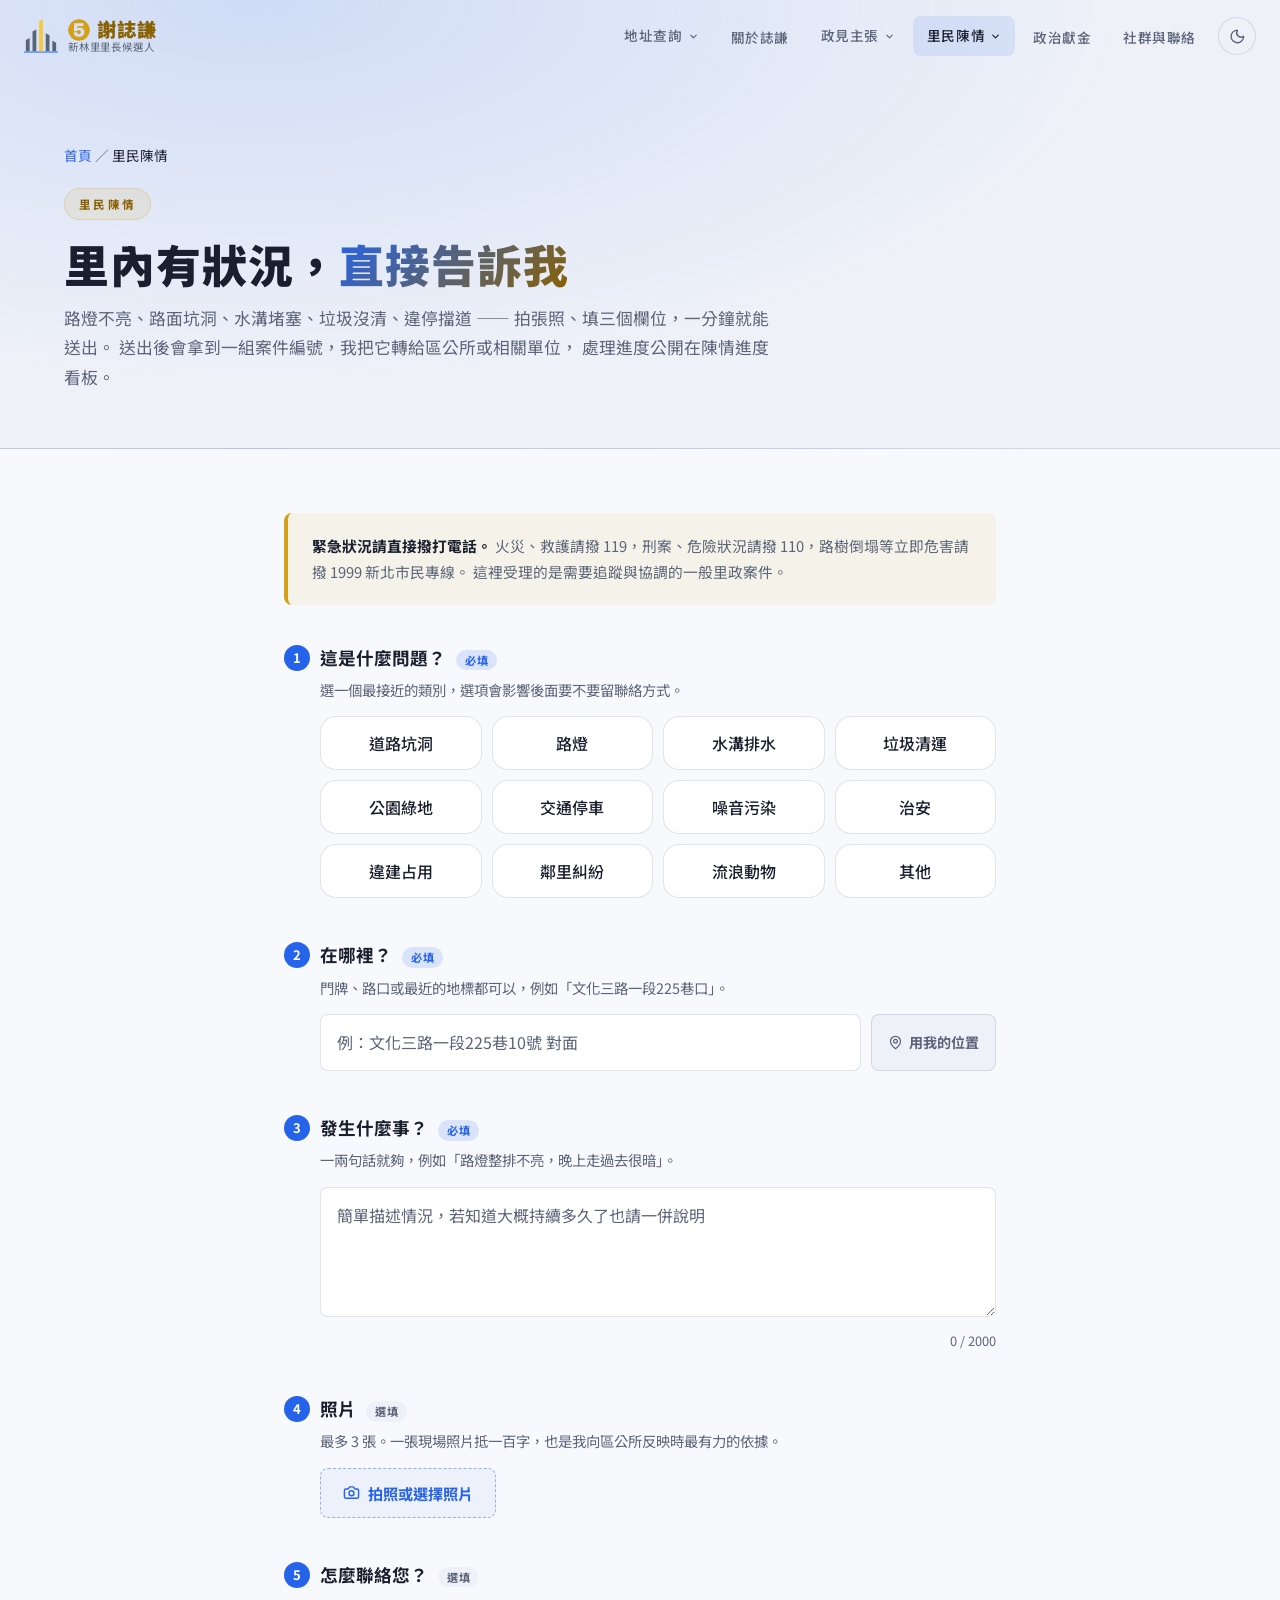
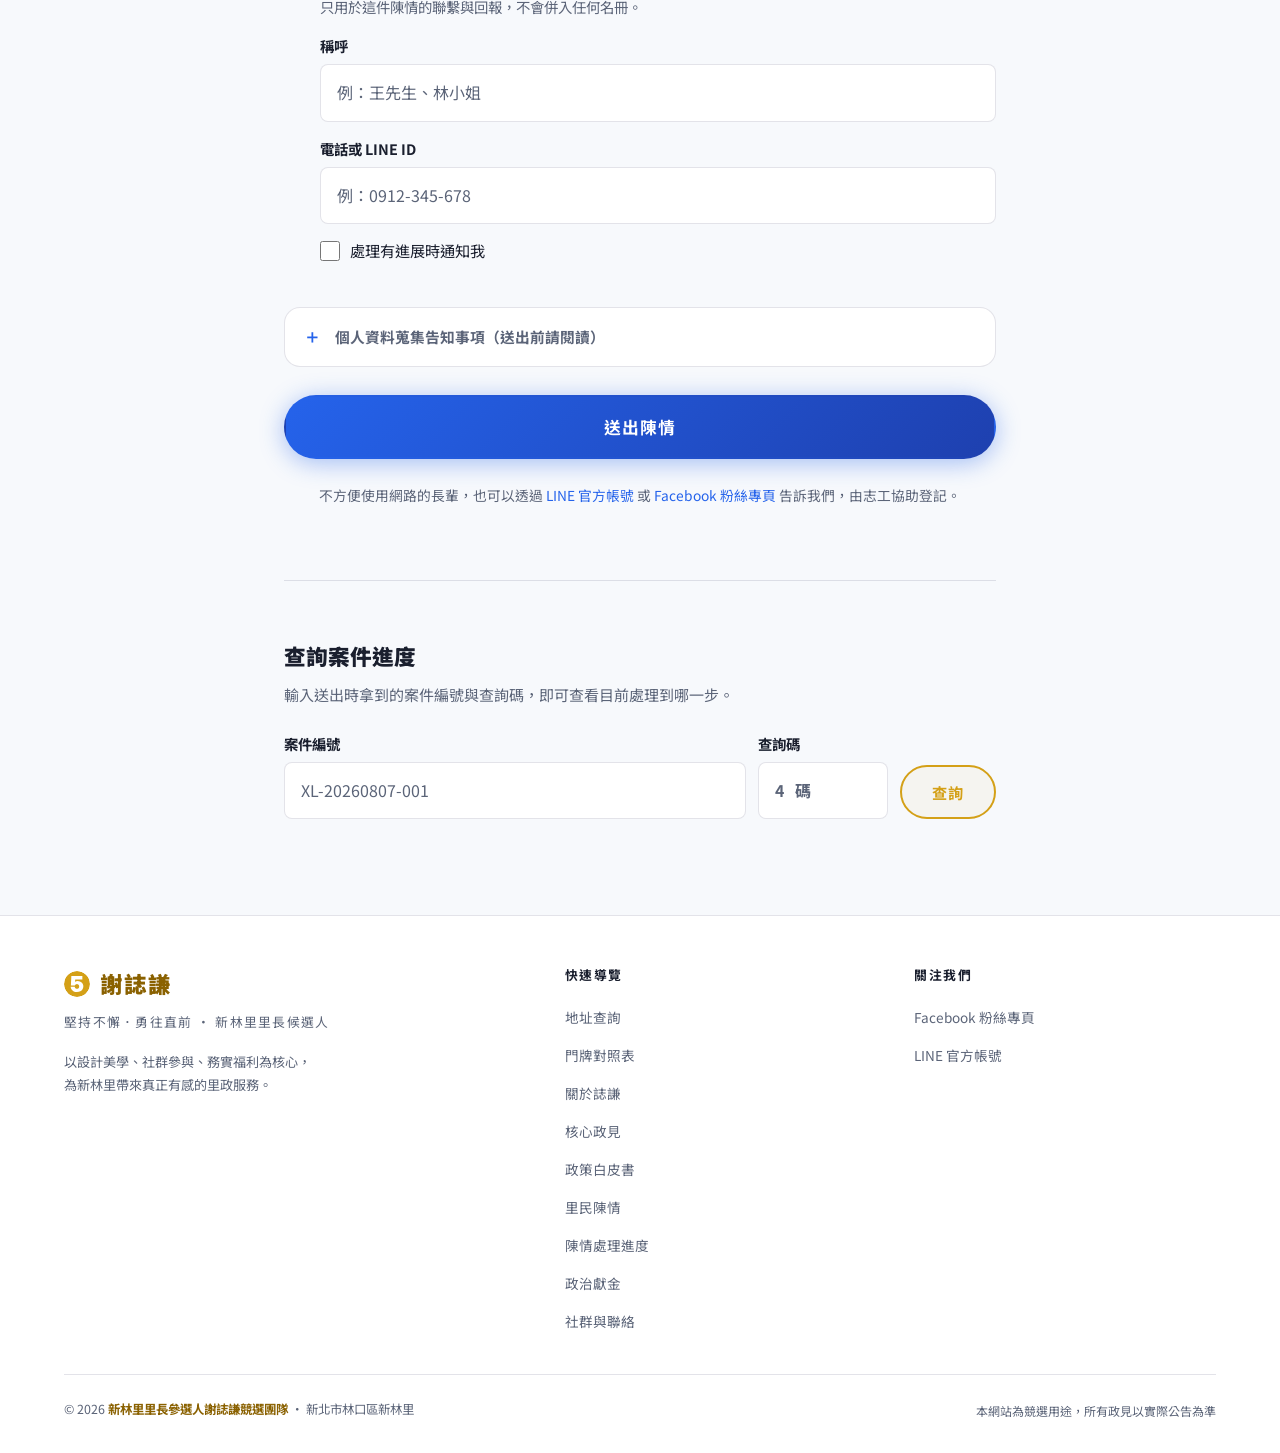
<file: petition/index.html>
<!DOCTYPE html>
<html lang="zh-TW">

<head>
  <meta charset="UTF-8" />
  <meta name="viewport" content="width=device-width, initial-scale=1.0" />

  <!-- 日夜主題：預設跟隨系統偏好（prefers-color-scheme）；使用者手動切換過後改以其選擇為準，並盡早執行避免閃爍 -->
  <script>
    (function () {
      var storedTheme = localStorage.getItem('theme');
      var prefersDark = window.matchMedia && window.matchMedia('(prefers-color-scheme: dark)').matches;
      if (storedTheme === 'dark' || (storedTheme !== 'light' && prefersDark)) {
        document.documentElement.setAttribute('data-theme', 'dark');
      }
    })();
  </script>

  <!-- SEO -->
  <title>里民陳情 | 5 號謝誌謙 新林里首屆里長候選人</title>
  <meta name="description" content="新林里里民陳情管道：路燈不亮、道路坑洞、水溝堵塞、垃圾清運、交通停車等問題，填寫地點與說明並附上照片，即可取得案件編號追蹤處理進度。" />
  <meta name="keywords" content="新林里, 陳情, 里民服務, 謝誌謙, 林口, 路燈報修, 道路坑洞, 里長" />
  <meta name="author" content="謝誌謙競選團隊" />

  <link rel="canonical" href="https://newlinkou.com/petition/" />

  <!-- Open Graph -->
  <meta property="og:url" content="https://newlinkou.com/petition/" />
  <meta property="og:title" content="里民陳情 | 5 號謝誌謙 新林里里長候選人" />
  <meta property="og:description" content="路燈不亮、路面坑洞、水溝堵塞？拍張照、填三個欄位，一分鐘完成陳情，並取得可追蹤的案件編號。" />
  <meta property="og:type" content="website" />
  <meta property="og:locale" content="zh_TW" />
  <meta property="og:site_name" content="謝誌謙 新林里里長候選人" />
  <meta property="og:image" content="https://newlinkou.com/assets/images/001.jpg" />

  <!-- Twitter / X Card -->
  <meta name="twitter:card" content="summary_large_image" />
  <meta name="twitter:title" content="里民陳情 | 5 號謝誌謙 新林里里長候選人" />
  <meta name="twitter:description" content="拍張照、填三個欄位，一分鐘完成陳情，並取得可追蹤的案件編號。" />
  <meta name="twitter:image" content="https://newlinkou.com/assets/images/001.jpg" />

  <!-- Schema.org 結構化資料 -->
  <script type="application/ld+json">
  {
    "@context": "https://schema.org",
    "@graph": [
      {
        "@type": "WebPage",
        "@id": "https://newlinkou.com/petition/#webpage",
        "name": "里民陳情",
        "description": "新林里里民陳情受理管道，可上傳照片並取得案件編號追蹤處理進度。",
        "inLanguage": "zh-TW",
        "url": "https://newlinkou.com/petition/",
        "isPartOf": { "@id": "https://newlinkou.com/#website" },
        "about": { "@type": "Place", "name": "新北市林口區新林里" }
      },
      {
        "@type": "BreadcrumbList",
        "itemListElement": [
          { "@type": "ListItem", "position": 1, "name": "首頁", "item": "https://newlinkou.com/" },
          { "@type": "ListItem", "position": 2, "name": "里民陳情", "item": "https://newlinkou.com/petition/" }
        ]
      }
    ]
  }
  </script>

  <!-- Google Fonts：僅請求實際使用的字重，並以非阻塞方式載入 -->
  <link rel="preconnect" href="https://fonts.googleapis.com" />
  <link rel="preconnect" href="https://fonts.gstatic.com" crossorigin />
  <link
    rel="stylesheet"
    href="https://fonts.googleapis.com/css2?family=Noto+Sans+TC:wght@400;500;700;900&family=Inter:wght@900&display=optional"
    media="print" onload="this.media='all'" />
  <noscript>
    <link rel="stylesheet" href="https://fonts.googleapis.com/css2?family=Noto+Sans+TC:wght@400;500;700;900&family=Inter:wght@900&display=optional" />
  </noscript>

  <link rel="icon" type="image/svg+xml" href="../assets/images/favicon.svg" />

  <link rel="stylesheet" href="../css/style.css?v=20261029-ballot-5-cutout" />
  <link rel="stylesheet" href="../css/subpage.css" />
  <link rel="stylesheet" href="../css/petition.css" />
</head>

<body>

  <!-- ══════════════════════════════════════
       NAVBAR
  ══════════════════════════════════════ -->
  <nav id="navbar" class="navbar" role="navigation" aria-label="主要導覽">
    <div class="nav-container">
      <a href="../index.html" class="nav-logo" aria-label="5 號謝誌謙，回到首頁">
        <svg class="nav-logo-mark" viewBox="0 0 90.7 90.7" aria-hidden="true">
          <rect x="0" y="85.7" width="90.7" height="5" fill="#4f8ef7" opacity="0.75" />
          <polygon points="5,56.1 15.1,50.4 15.1,85.7 5,85.7" fill="#5a6478" />
          <polygon points="22.7,33.4 32.8,27.7 32.8,85.7 22.7,85.7" fill="#5a6478" />
          <polygon points="40.3,5.7 50.4,0 50.4,85.7 40.3,85.7" fill="#f5c842" />
          <polygon points="58,37.8 68,43.5 68,85.7 58,85.7" fill="#5a6478" />
          <polygon points="75.6,58 85.7,63.6 85.7,85.7 75.6,85.7" fill="#5a6478" />
        </svg>
        <span class="nav-logo-text">
          <span class="nav-logo-name"><span class="ballot-number ballot-number--nav" aria-hidden="true">5</span>謝誌謙</span>
          <span class="nav-logo-sub">新林里里長候選人</span>
        </span>
      </a>
      <div class="nav-right">
        <ul class="nav-links" id="navLinks" role="list">
          <li class="nav-item-has-sub">
            <button type="button" class="nav-link nav-sub-toggle" id="navLookupToggle" aria-expanded="false" aria-controls="navLookupSub">
              地址查詢
              <svg class="nav-sub-caret" viewBox="0 0 24 24" fill="none" stroke="currentColor" stroke-width="2.5" stroke-linecap="round" stroke-linejoin="round" aria-hidden="true">
                <path d="m6 9 6 6 6-6" />
              </svg>
            </button>
            <ul class="nav-sub" id="navLookupSub" role="list">
              <li><a href="../index.html#lookup" class="nav-sub-link">快速查詢</a></li>
              <li><a href="../xinlin-address/" class="nav-sub-link">門牌對照表</a></li>
            </ul>
          </li>
          <li><a href="../index.html#about" class="nav-link">關於誌謙</a></li>
          <li class="nav-item-has-sub">
            <button type="button" class="nav-link nav-sub-toggle" id="navPolicyToggle" aria-expanded="false" aria-controls="navPolicySub">
              政見主張
              <svg class="nav-sub-caret" viewBox="0 0 24 24" fill="none" stroke="currentColor" stroke-width="2.5" stroke-linecap="round" stroke-linejoin="round" aria-hidden="true">
                <path d="m6 9 6 6 6-6" />
              </svg>
            </button>
            <ul class="nav-sub" id="navPolicySub" role="list">
              <li><a href="../index.html#policy" class="nav-sub-link">核心政見</a></li>
              <li><a href="../index.html#foundation" class="nav-sub-link">第一件事</a></li>
              <li><a href="../whitepaper/" class="nav-sub-link">政策白皮書</a></li>
            </ul>
          </li>
          <li class="nav-item-has-sub">
            <button type="button" class="nav-link nav-sub-toggle active" id="navPetitionToggle" aria-expanded="false" aria-controls="navPetitionSub">
              里民陳情
              <svg class="nav-sub-caret" viewBox="0 0 24 24" fill="none" stroke="currentColor" stroke-width="2.5" stroke-linecap="round" stroke-linejoin="round" aria-hidden="true">
                <path d="m6 9 6 6 6-6" />
              </svg>
            </button>
            <ul class="nav-sub" id="navPetitionSub" role="list">
              <li><a href="./" class="nav-sub-link active">我要陳情</a></li>
              <li><a href="#caseLookup" class="nav-sub-link">進度查詢</a></li>
              <li><a href="../petition-board/" class="nav-sub-link">公開進度</a></li>
            </ul>
          </li>
          <li><a href="../donate/" class="nav-link">政治獻金</a></li>
          <li><a href="../index.html#community" class="nav-link">社群與聯絡</a></li>
        </ul>
        <button class="theme-toggle" id="themeToggle" aria-label="切換深色／淺色模式" aria-pressed="false">
          <svg class="icon theme-toggle-icon icon-moon" viewBox="0 0 24 24" fill="none" stroke="currentColor" stroke-width="2" stroke-linecap="round" stroke-linejoin="round" aria-hidden="true">
            <path d="M20.985 12.486a9 9 0 1 1-9.473-9.472c.405-.022.617.46.402.803a6 6 0 0 0 8.268 8.268c.344-.215.825-.004.803.401" />
          </svg>
          <svg class="icon theme-toggle-icon icon-sun" viewBox="0 0 24 24" fill="none" stroke="currentColor" stroke-width="2" stroke-linecap="round" stroke-linejoin="round" aria-hidden="true">
            <circle cx="12" cy="12" r="4" />
            <path d="M12 2v2" />
            <path d="M12 20v2" />
            <path d="m4.93 4.93 1.41 1.41" />
            <path d="m17.66 17.66 1.41 1.41" />
            <path d="M2 12h2" />
            <path d="M20 12h2" />
            <path d="m6.34 17.66-1.41 1.41" />
            <path d="m19.07 4.93-1.41 1.41" />
          </svg>
        </button>
        <button class="nav-toggle" id="navToggle" aria-label="開啟選單" aria-expanded="false">
          <span></span><span></span><span></span>
        </button>
      </div>
    </div>
  </nav>

  <!-- ══════════════════════════════════════
       頁首
  ══════════════════════════════════════ -->
  <header class="page-head">
    <div class="container">
      <nav class="breadcrumb" aria-label="麵包屑導覽">
        <a href="../index.html">首頁</a> ／ <span aria-current="page">里民陳情</span>
      </nav>
      <div class="section-label">里民陳情</div>
      <h1 class="section-title">里內有狀況，<em>直接告訴我</em></h1>
      <p class="page-head-lead">
        路燈不亮、路面坑洞、水溝堵塞、垃圾沒清、違停擋道 ——
        拍張照、填三個欄位，一分鐘就能送出。
        送出後會拿到一組案件編號，我把它轉給區公所或相關單位，
        處理進度公開在<a href="../petition-board/">陳情進度看板</a>。
      </p>
    </div>
  </header>

  <!-- ══════════════════════════════════════
       陳情表單
  ══════════════════════════════════════ -->
  <main class="petition">

    <div class="notice">
      <strong>緊急狀況請直接撥打電話。</strong>
      火災、救護請撥 119，刑案、危險狀況請撥 110，路樹倒塌等立即危害請撥 1999 新北市民專線。
      這裡受理的是需要追蹤與協調的一般里政案件。
    </div>

    <form id="petitionForm" novalidate>

      <!-- ① 類別 -->
      <section class="pf-step" id="stepCategory">
        <h2 class="pf-label">
          <span class="pf-num" aria-hidden="true">1</span>
          這是什麼問題？
          <span class="pf-tag pf-tag-required">必填</span>
        </h2>
        <p class="pf-hint">選一個最接近的類別，選項會影響後面要不要留聯絡方式。</p>
        <div class="pf-body">
          <div class="cat-grid" id="catGrid" role="group" aria-label="陳情類別"></div>
        </div>
      </section>

      <!-- ② 地點 -->
      <section class="pf-step" id="stepLocation">
        <h2 class="pf-label">
          <span class="pf-num" aria-hidden="true">2</span>
          在哪裡？
          <span class="pf-tag pf-tag-required">必填</span>
        </h2>
        <p class="pf-hint">門牌、路口或最近的地標都可以，例如「文化三路一段225巷口」。</p>
        <div class="pf-body">
          <div class="pf-row">
            <input type="text" class="pf-input" id="locationInput" name="location"
                   placeholder="例：文化三路一段225巷10號 對面" autocomplete="off" enterkeyhint="next" />
            <button type="button" class="geo-btn" id="geoBtn">
              <svg class="icon" viewBox="0 0 24 24" fill="none" stroke="currentColor" stroke-width="2" stroke-linecap="round" stroke-linejoin="round" aria-hidden="true">
                <path d="M20 10c0 6-8 12-8 12s-8-6-8-12a8 8 0 0 1 16 0Z" />
                <circle cx="12" cy="10" r="3" />
              </svg>
              用我的位置
            </button>
          </div>
          <p class="addr-note" id="addrNote" hidden></p>
        </div>
      </section>

      <!-- ③ 說明 -->
      <section class="pf-step" id="stepDetail">
        <h2 class="pf-label">
          <span class="pf-num" aria-hidden="true">3</span>
          發生什麼事？
          <span class="pf-tag pf-tag-required">必填</span>
        </h2>
        <p class="pf-hint">一兩句話就夠，例如「路燈整排不亮，晚上走過去很暗」。</p>
        <div class="pf-body">
          <textarea class="pf-textarea" id="detailInput" name="detail" maxlength="2000"
                    placeholder="簡單描述情況，若知道大概持續多久了也請一併說明"></textarea>
          <p class="pf-counter"><span id="detailCount">0</span> / 2000</p>
        </div>
      </section>

      <!-- ④ 照片 -->
      <section class="pf-step" id="stepPhotos">
        <h2 class="pf-label">
          <span class="pf-num" aria-hidden="true">4</span>
          照片
          <span class="pf-tag pf-tag-optional">選填</span>
        </h2>
        <p class="pf-hint">最多 3 張。一張現場照片抵一百字，也是我向區公所反映時最有力的依據。</p>
        <div class="pf-body">
          <input type="file" id="photoInput" accept="image/*" multiple hidden />
          <button type="button" class="photo-pick" id="photoPick">
            <svg class="icon" viewBox="0 0 24 24" fill="none" stroke="currentColor" stroke-width="2" stroke-linecap="round" stroke-linejoin="round" aria-hidden="true">
              <path d="M14.5 4h-5L7 7H4a2 2 0 0 0-2 2v9a2 2 0 0 0 2 2h16a2 2 0 0 0 2-2V9a2 2 0 0 0-2-2h-3l-2.5-3Z" />
              <circle cx="12" cy="13" r="3.5" />
            </svg>
            拍照或選擇照片
          </button>
          <ul class="photo-list" id="photoList" role="list"></ul>
        </div>
      </section>

      <!-- ⑤ 聯絡方式 -->
      <section class="pf-step" id="stepContact">
        <h2 class="pf-label">
          <span class="pf-num" aria-hidden="true">5</span>
          怎麼聯絡您？
          <span class="pf-tag pf-tag-optional" id="contactTag">選填</span>
        </h2>
        <p class="pf-hint">只用於這件陳情的聯繫與回報，不會併入任何名冊。</p>
        <div class="pf-body">

          <p class="contact-need" id="contactNeed" hidden>
            <strong>這個類別需要留下聯絡方式。</strong>
            這類案件通常要向您確認細節、約時間到現場看，或需要您補充說明；
            沒有聯絡方式的話，實務上沒有辦法有效處理。
          </p>

          <div class="pf-field">
            <label class="pf-field-label" for="nicknameInput">稱呼</label>
            <input type="text" class="pf-input" id="nicknameInput" name="nickname"
                   placeholder="例：王先生、林小姐" autocomplete="off" />
          </div>

          <div class="pf-field">
            <label class="pf-field-label" for="contactInput">電話或 LINE ID</label>
            <input type="text" class="pf-input" id="contactInput" name="contact"
                   placeholder="例：0912-345-678" autocomplete="off" inputmode="tel" />
          </div>

          <div class="pf-field">
            <label class="pf-check">
              <input type="checkbox" id="wantUpdate" name="wantUpdate" />
              <span>處理有進展時通知我</span>
            </label>
          </div>

        </div>
      </section>

      <!-- 蜜罐：真人看不到這格 -->
      <div class="pf-hp" aria-hidden="true">
        <label for="pfWebsite">Website</label>
        <input type="text" id="pfWebsite" name="website" tabindex="-1" autocomplete="off" />
      </div>

      <!-- 個資告知 -->
      <details class="pf-consent">
        <summary>個人資料蒐集告知事項（送出前請閱讀）</summary>
        <div class="pf-consent-body">
          <ol>
            <li><strong>蒐集者：</strong>謝誌謙競選團隊。</li>
            <li><strong>蒐集目的：</strong>受理里民陳情、聯繫案件細節、轉報主管機關、回報處理結果。</li>
            <li><strong>蒐集項目：</strong>您主動填寫的稱呼、電話或 LINE ID、陳情地點與內容，以及您選擇上傳的照片。若您使用「用我的位置」，另含當下的經緯度座標。</li>
            <li><strong>利用期間與方式：</strong>自您送出起至案件結案後一年內，僅由本團隊及協助處理的公務單位在前述目的內使用，不作為競選文宣名冊、不提供第三方行銷、不進行目的外利用。</li>
            <li><strong>公開範圍：</strong>案件若列入公開進度看板，僅顯示<strong>案件編號、類別、鄰別、去識別化摘要與處理狀態</strong>；門牌、聯絡方式、照片與陳情原文<strong>一律不會公開</strong>。是否列入看板由本團隊逐案決定，預設不公開。</li>
            <li><strong>您的權利：</strong>依個人資料保護法第 3 條，您得隨時要求查詢、閱覽、補充、更正、停止利用或刪除您的資料，請透過本站聯絡方式提出並提供案件編號。</li>
            <li><strong>選填之影響：</strong>公共設施類案件可完全匿名陳情；其餘類別未提供聯絡方式將無法受理。</li>
          </ol>
        </div>
      </details>

      <p class="pf-error" id="formError" role="alert" hidden></p>

      <button type="submit" class="btn btn-primary pf-submit" id="submitBtn">送出陳情</button>

      <p class="pf-fallback">
        不方便使用網路的長輩，也可以透過
        <a href="https://lin.ee/Yxr8Nk2" target="_blank" rel="noopener noreferrer">LINE 官方帳號</a>
        或
        <a href="https://www.facebook.com/profile.php?id=61592284322183" target="_blank" rel="noopener noreferrer">Facebook 粉絲專頁</a>
        告訴我們，由志工協助登記。
      </p>

    </form>

    <!-- 送出成功 -->
    <div class="pf-done" id="petitionDone" hidden>
      <div class="pf-done-icon" aria-hidden="true">✓</div>
      <h2>收到了，謝謝您</h2>
      <p>這兩組號碼是您查詢進度的憑證，<strong>請截圖或抄下來</strong>：</p>

      <div class="pf-cred">
        <div class="pf-cred-item">
          <span class="pf-cred-label">案件編號</span>
          <span class="pf-case" id="caseId"></span>
        </div>
        <div class="pf-cred-item">
          <span class="pf-cred-label">查詢碼</span>
          <span class="pf-case pf-case-code" id="caseCode"></span>
        </div>
      </div>

      <p class="pf-cred-note">
        查詢碼是為了保護您的陳情內容 —— 案件編號是流水號，光憑編號不能查詢，
        否則任何人都能看到別人的案件。若不慎遺失，可透過
        <a href="https://lin.ee/Yxr8Nk2" target="_blank" rel="noopener noreferrer">LINE 官方帳號</a>
        請我們協助查回。
      </p>

      <p>
        我會盡快確認現場狀況並轉報權責單位。
        若您留了聯絡方式並勾選通知，有進展時我會主動告知。
      </p>

      <div class="pf-done-actions">
        <button type="button" class="btn btn-outline" id="copyLinkBtn">複製查詢連結</button>
        <button type="button" class="btn btn-outline" id="againBtn">再送一件陳情</button>
        <a href="../index.html" class="btn btn-primary">回到首頁</a>
      </div>
    </div>

    <!-- ══════════════════════════════════════
         查詢案件進度
    ══════════════════════════════════════ -->
    <section class="case-lookup" id="caseLookup">
      <h2 class="case-lookup-title">查詢案件進度</h2>
      <p class="case-lookup-lead">輸入送出時拿到的案件編號與查詢碼，即可查看目前處理到哪一步。</p>

      <form id="caseForm" novalidate>
        <div class="case-lookup-row">
          <div class="pf-field">
            <label class="pf-field-label" for="caseIdInput">案件編號</label>
            <input type="text" class="pf-input" id="caseIdInput" placeholder="XL-20260807-001" autocomplete="off" />
          </div>
          <div class="pf-field case-lookup-code">
            <label class="pf-field-label" for="caseCodeInput">查詢碼</label>
            <input type="text" class="pf-input" id="caseCodeInput" placeholder="4 碼" maxlength="4" autocomplete="off" />
          </div>
          <button type="submit" class="btn btn-outline case-lookup-submit" id="caseSubmit">查詢</button>
        </div>
      </form>

      <p class="pf-error" id="caseError" role="alert" hidden></p>
      <div class="case-result" id="caseResult" hidden></div>
    </section>

  </main>

  <!-- ══════════════════════════════════════
       FOOTER
  ══════════════════════════════════════ -->
  <footer class="footer" role="contentinfo">
    <div class="container">
      <div class="footer-grid">

        <div class="footer-brand">
          <div class="footer-brand-name"><span class="ballot-number ballot-number--footer" aria-hidden="true">5</span><span>謝誌謙<span class="sr-only">，5 號</span></span></div>
          <div class="footer-brand-slogan">堅持不懈．勇往直前 · 新林里里長候選人</div>
          <p class="footer-brand-desc">
            以設計美學、社群參與、務實福利為核心，<br />
            為新林里帶來真正有感的里政服務。
          </p>
        </div>

        <div class="footer-col">
          <h4>快速導覽</h4>
          <ul>
            <li><a href="../index.html#lookup">地址查詢</a></li>
            <li><a href="../xinlin-address/">門牌對照表</a></li>
            <li><a href="../index.html#about">關於誌謙</a></li>
            <li><a href="../index.html#policy">核心政見</a></li>
            <li><a href="../whitepaper/">政策白皮書</a></li>
            <li><a href="./">里民陳情</a></li>
            <li><a href="../petition-board/">陳情處理進度</a></li>
            <li><a href="../donate/">政治獻金</a></li>
            <li><a href="../index.html#community">社群與聯絡</a></li>
          </ul>
        </div>

        <div class="footer-col">
          <h4>關注我們</h4>
          <ul>
            <li><a href="https://www.facebook.com/profile.php?id=61592284322183" target="_blank" rel="noopener noreferrer">Facebook 粉絲專頁</a></li>
            <li><a href="https://lin.ee/Yxr8Nk2" target="_blank" rel="noopener noreferrer">LINE 官方帳號</a></li>
          </ul>
        </div>

      </div>

      <div class="footer-bottom">
        <p>
          © <span id="currentYear"></span> <strong>新林里里長參選人謝誌謙競選團隊</strong> · 新北市林口區新林里
        </p>
        <p style="color:var(--color-text-dim);font-size:0.75rem;">
          本網站為競選用途，所有政見以實際公告為準
        </p>
      </div>

    </div>
  </footer>

  <!-- 回到頂端按鈕 -->
  <button class="scroll-top" id="scrollTopBtn" aria-label="回到頁面頂端">
    <svg viewBox="0 0 24 24" aria-hidden="true">
      <polyline points="18 15 12 9 6 15"></polyline>
    </svg>
  </button>

  <script src="../js/subpage.js"></script>
  <script src="../js/address-lookup-data.js"></script>
  <script src="../js/address-lookup.js"></script>
  <script src="../js/case-photos.js"></script>
  <script src="../js/petition.js"></script>
</body>

</html>
</file>
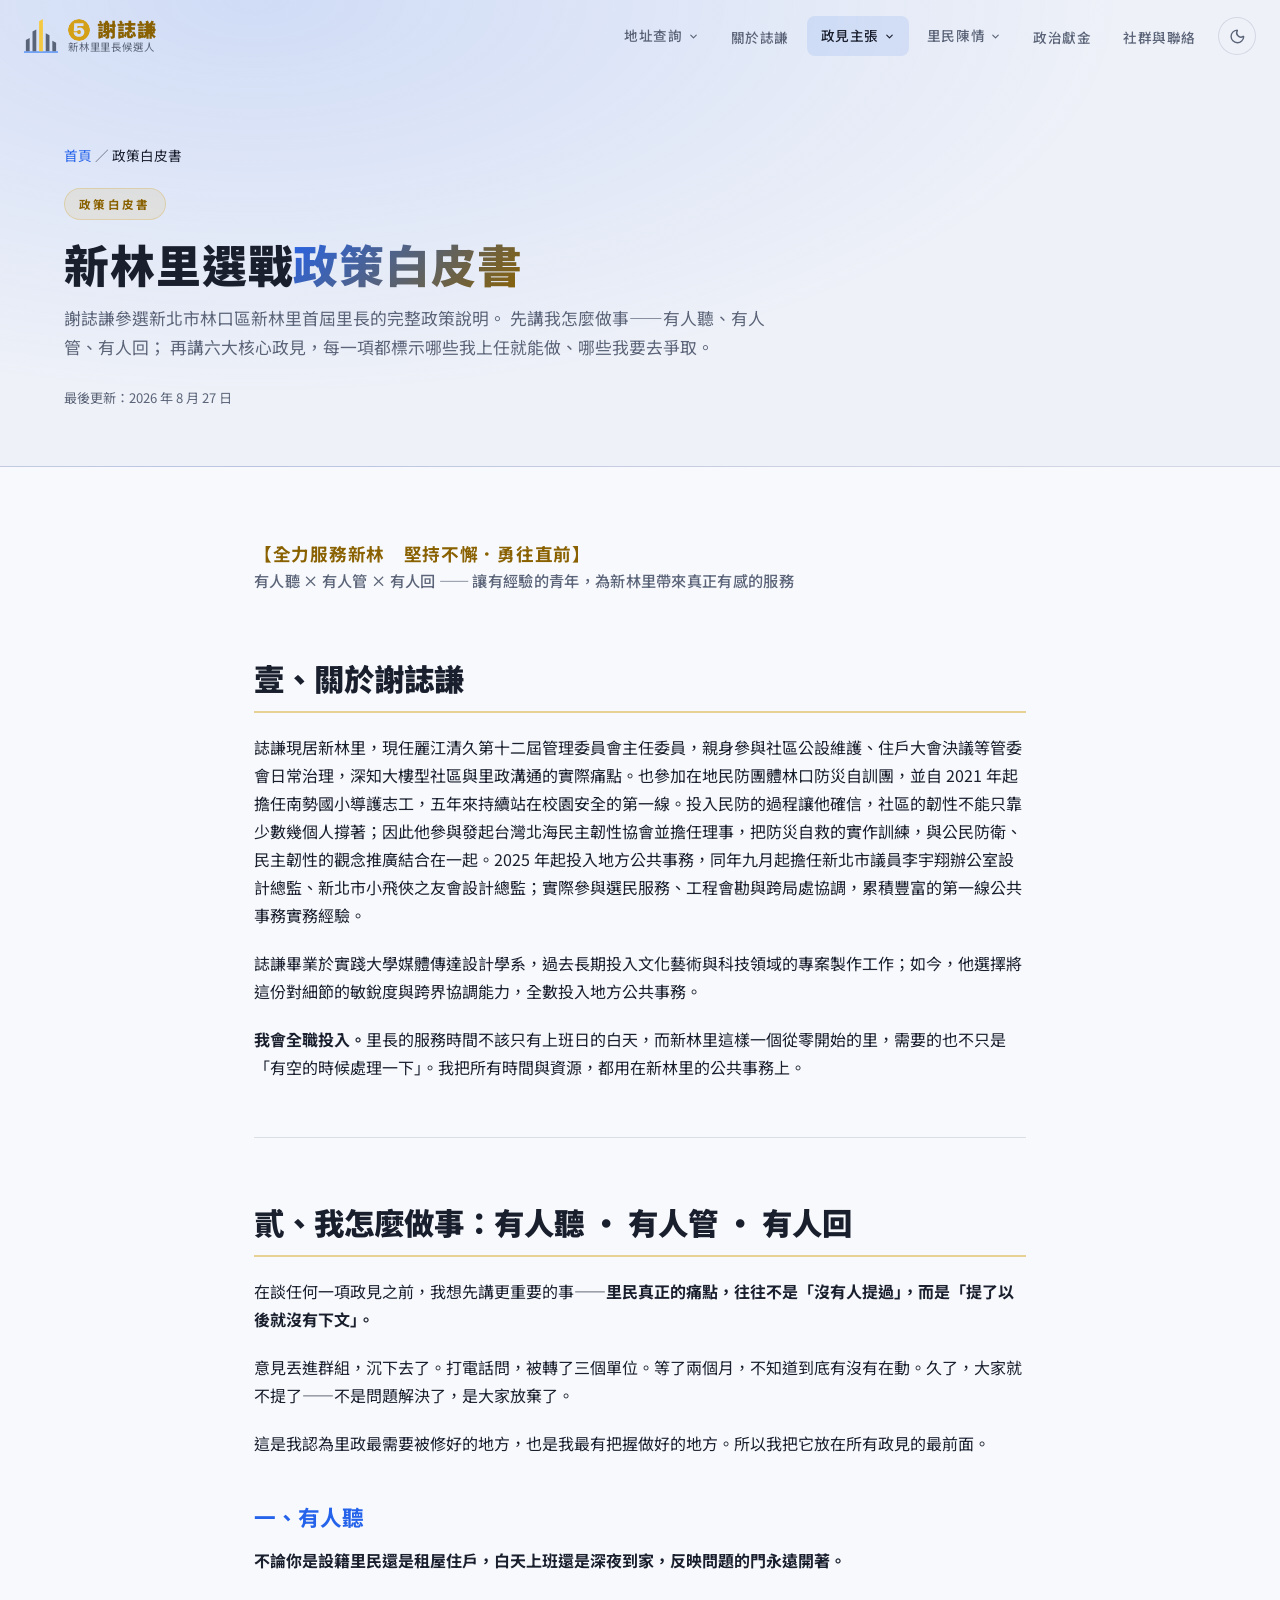
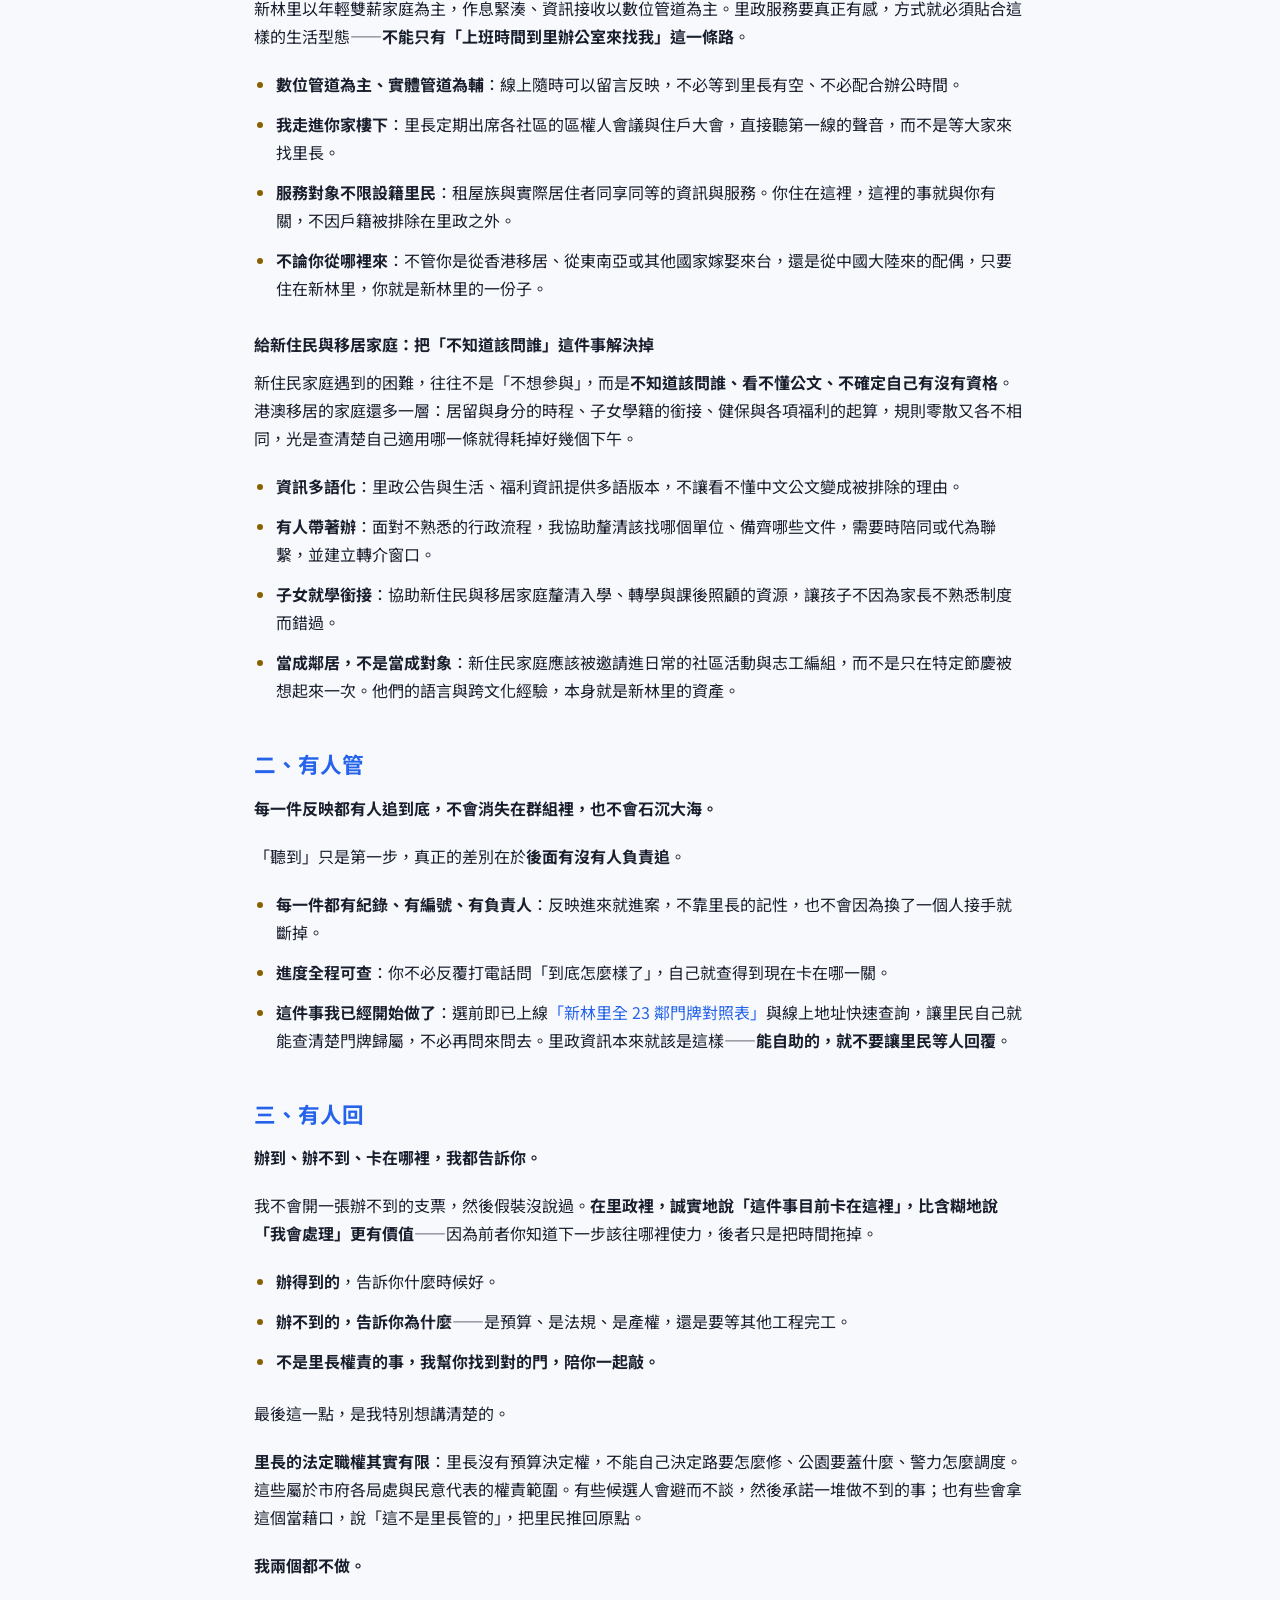
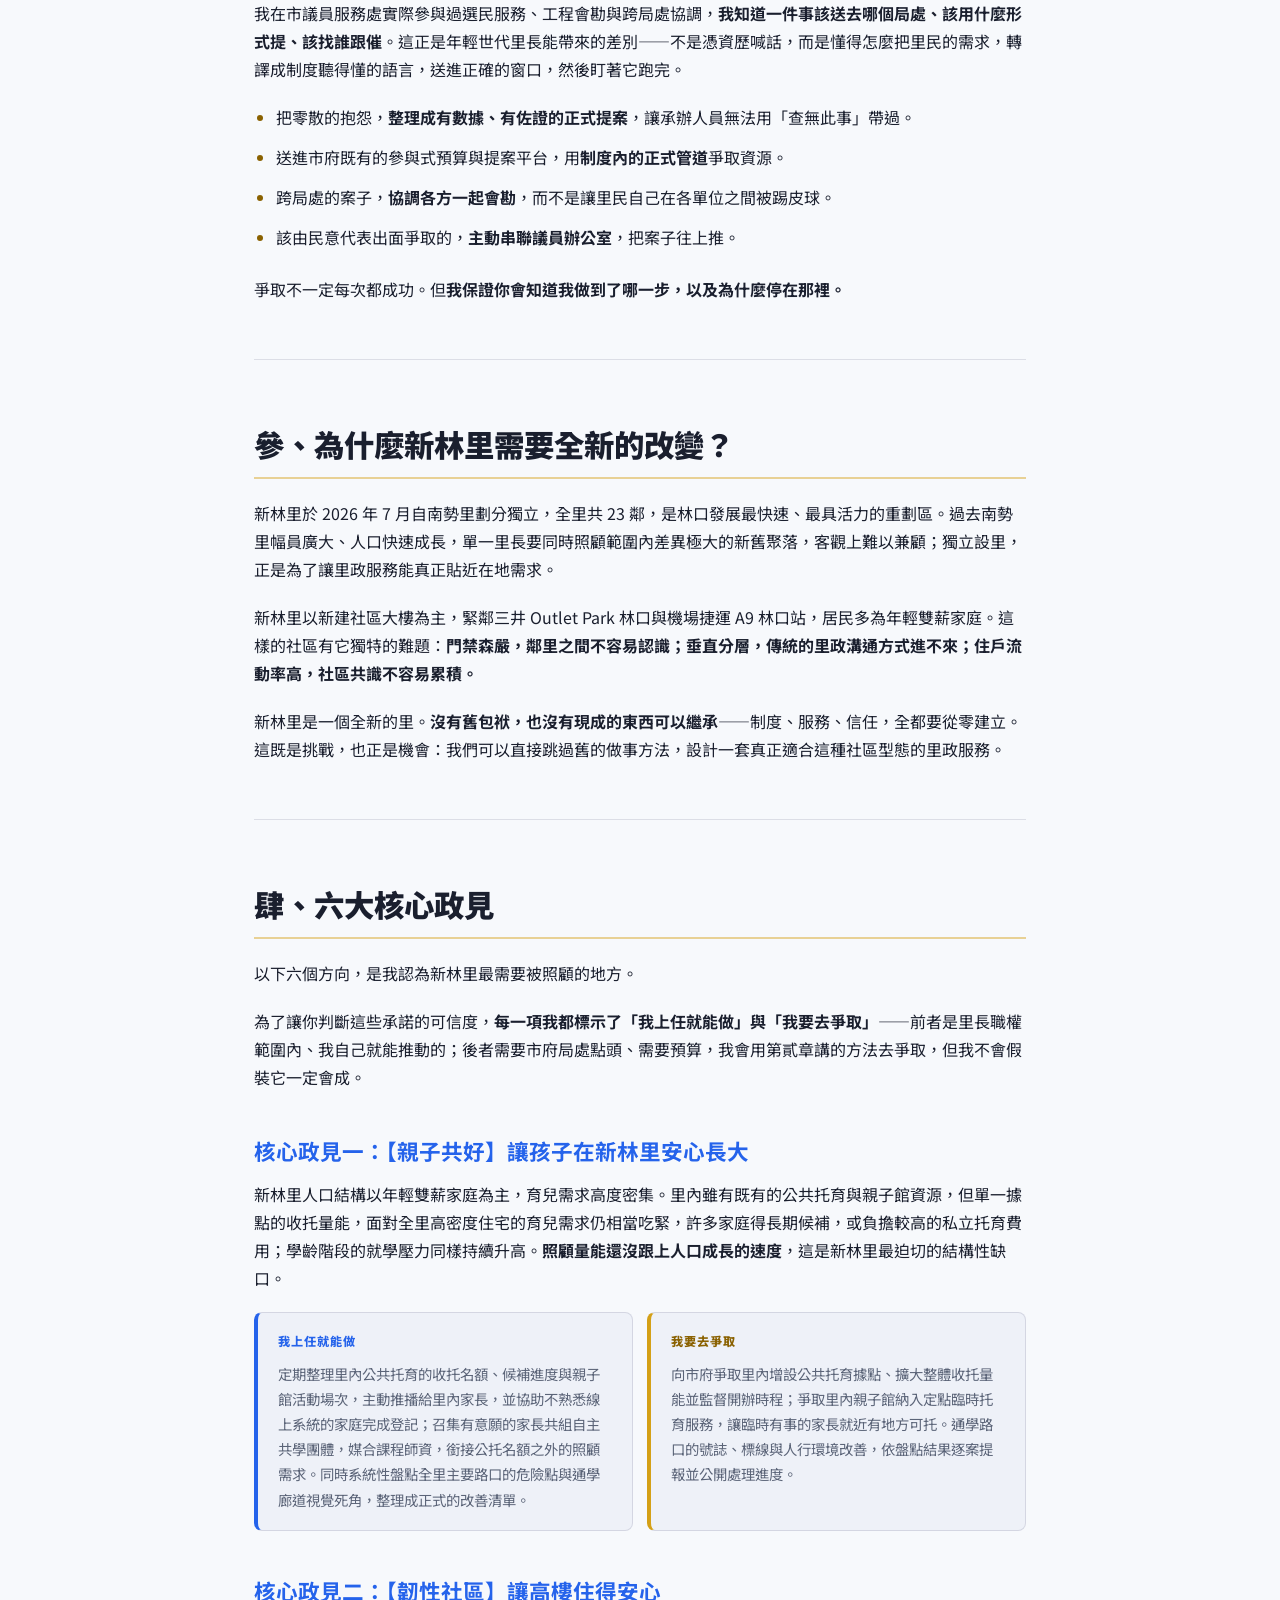
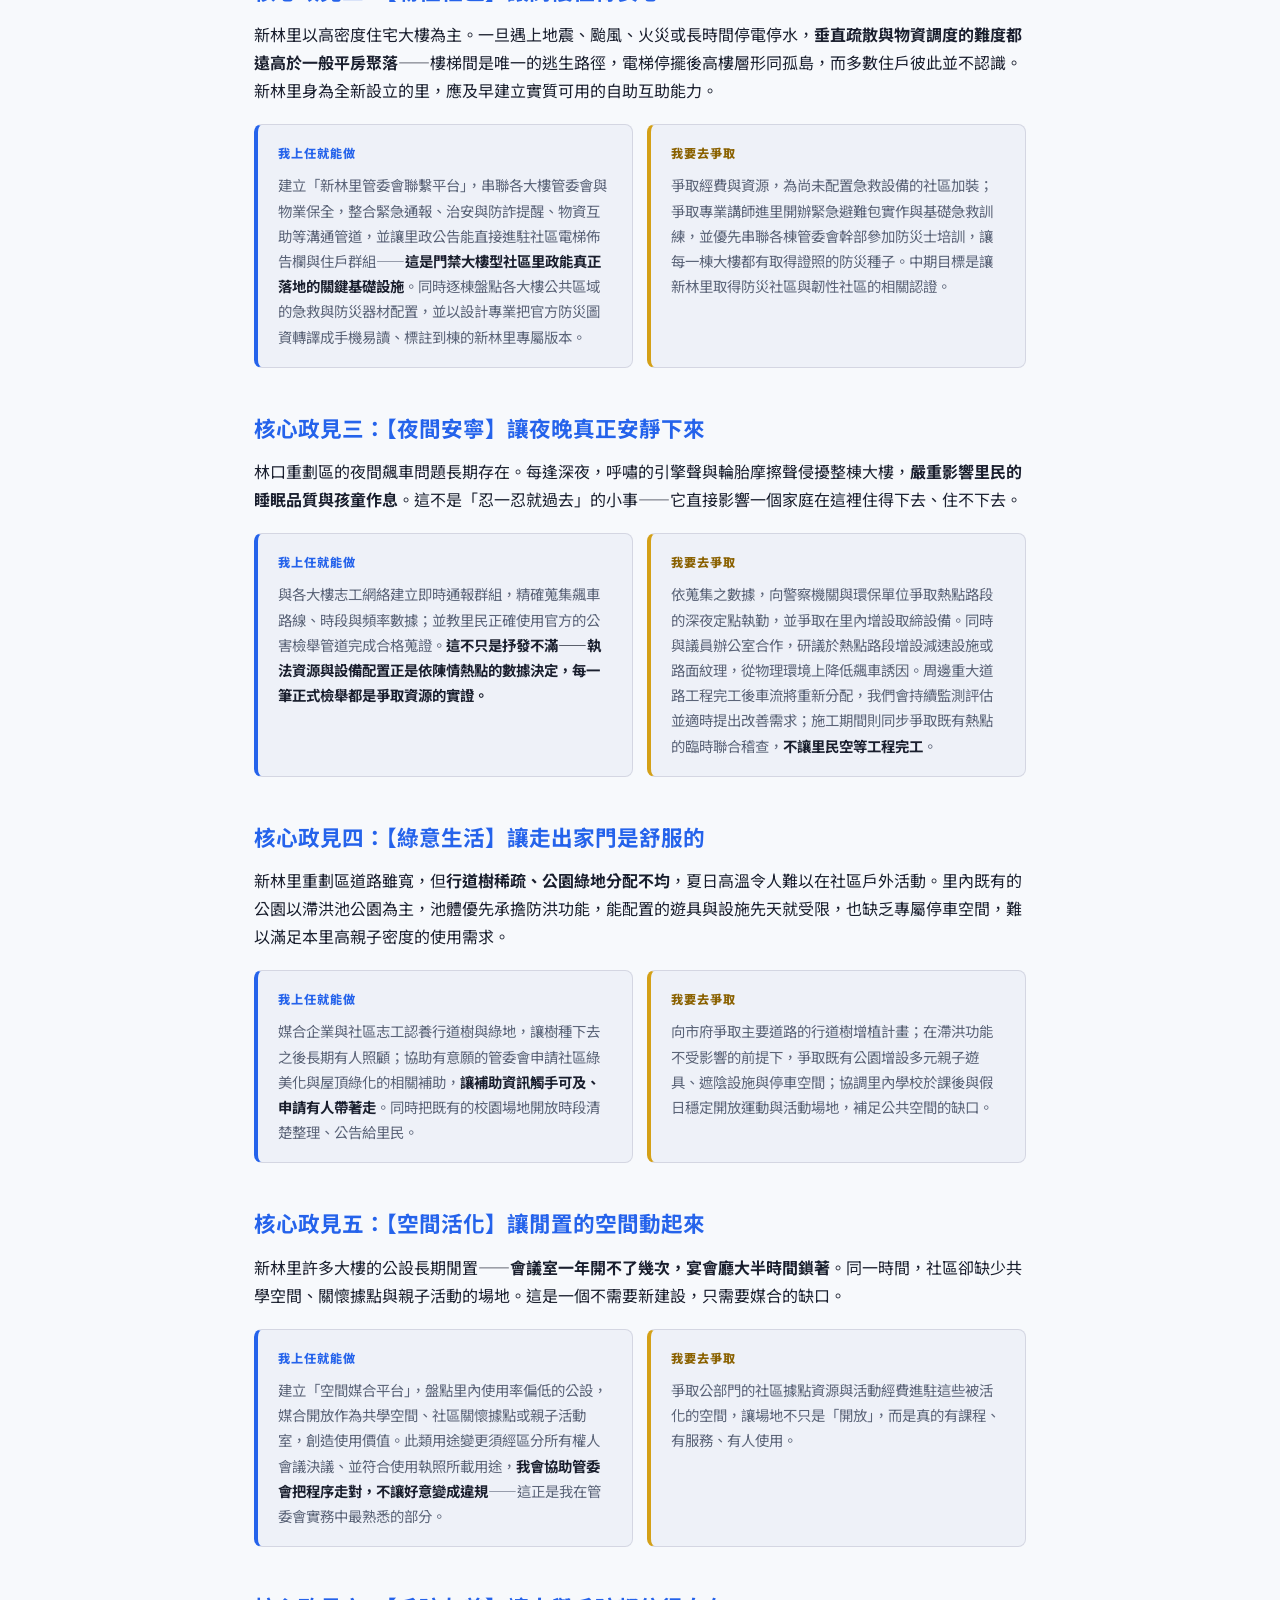
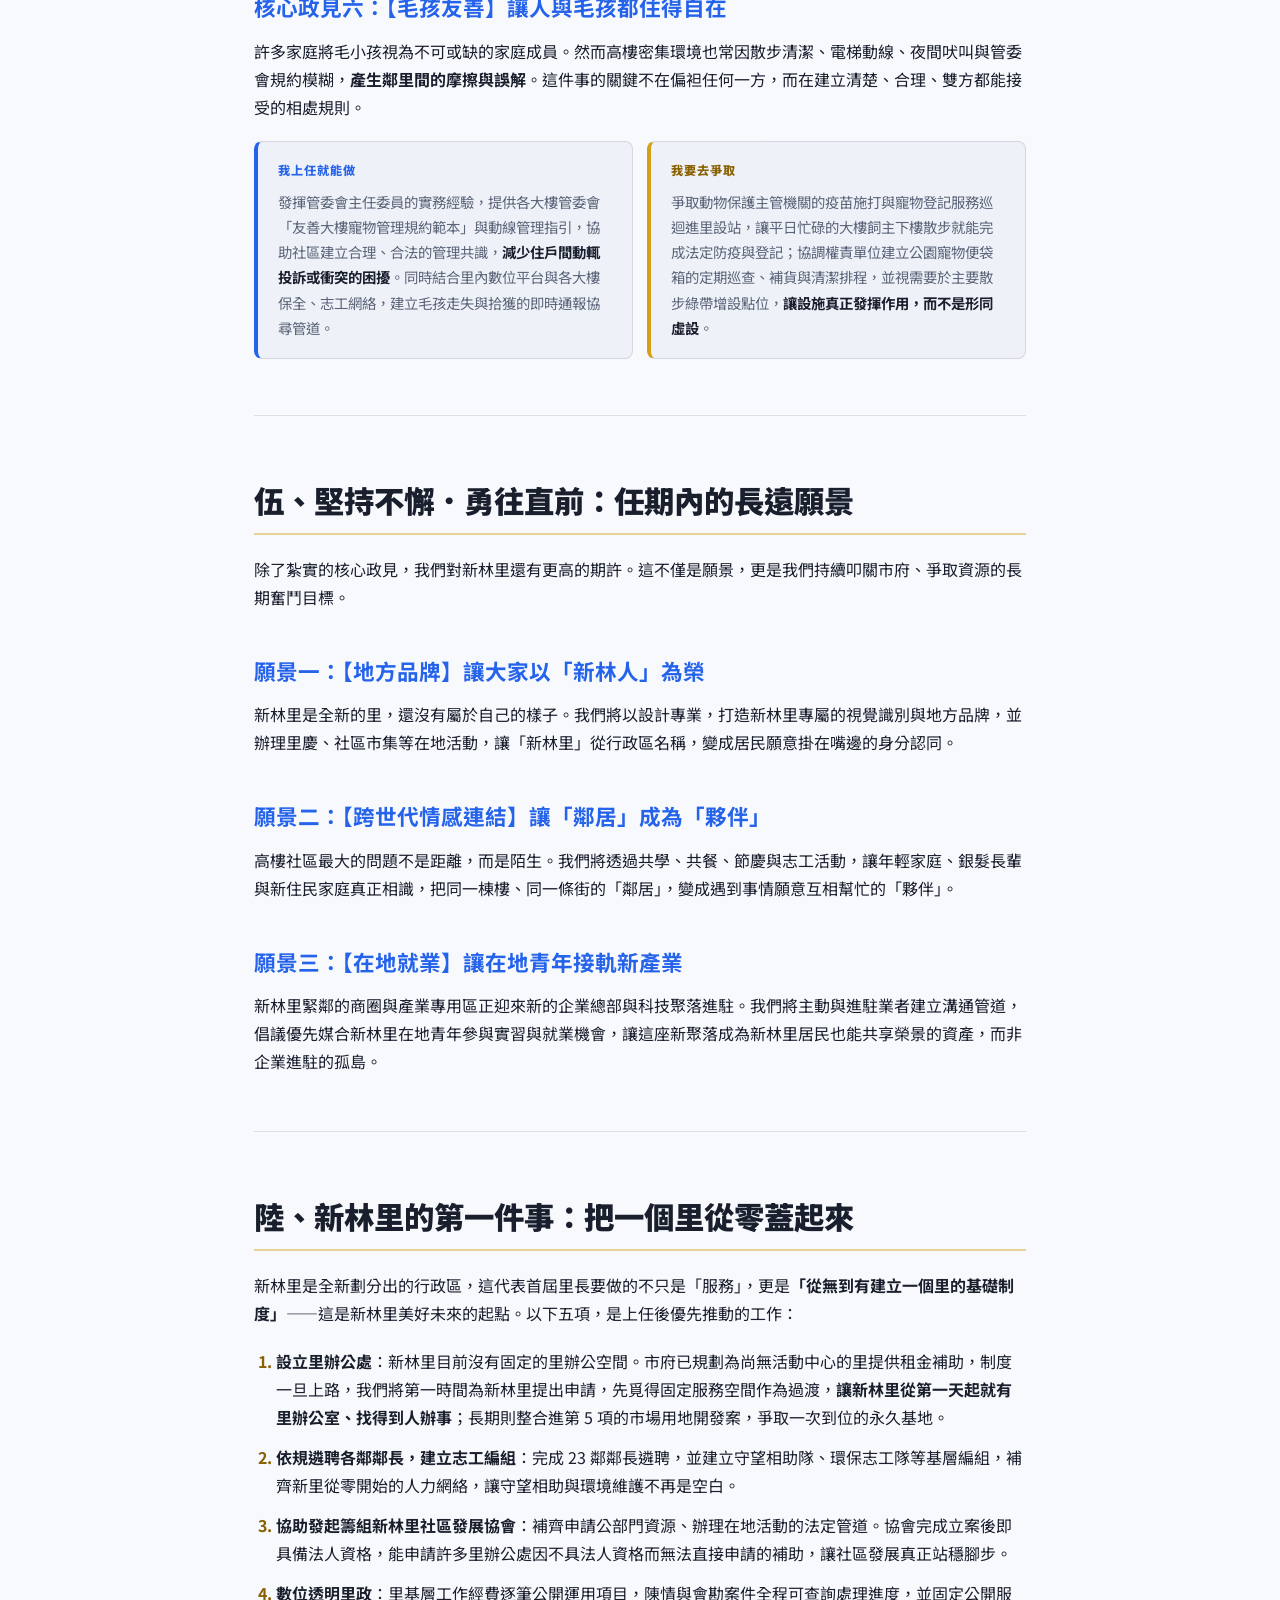
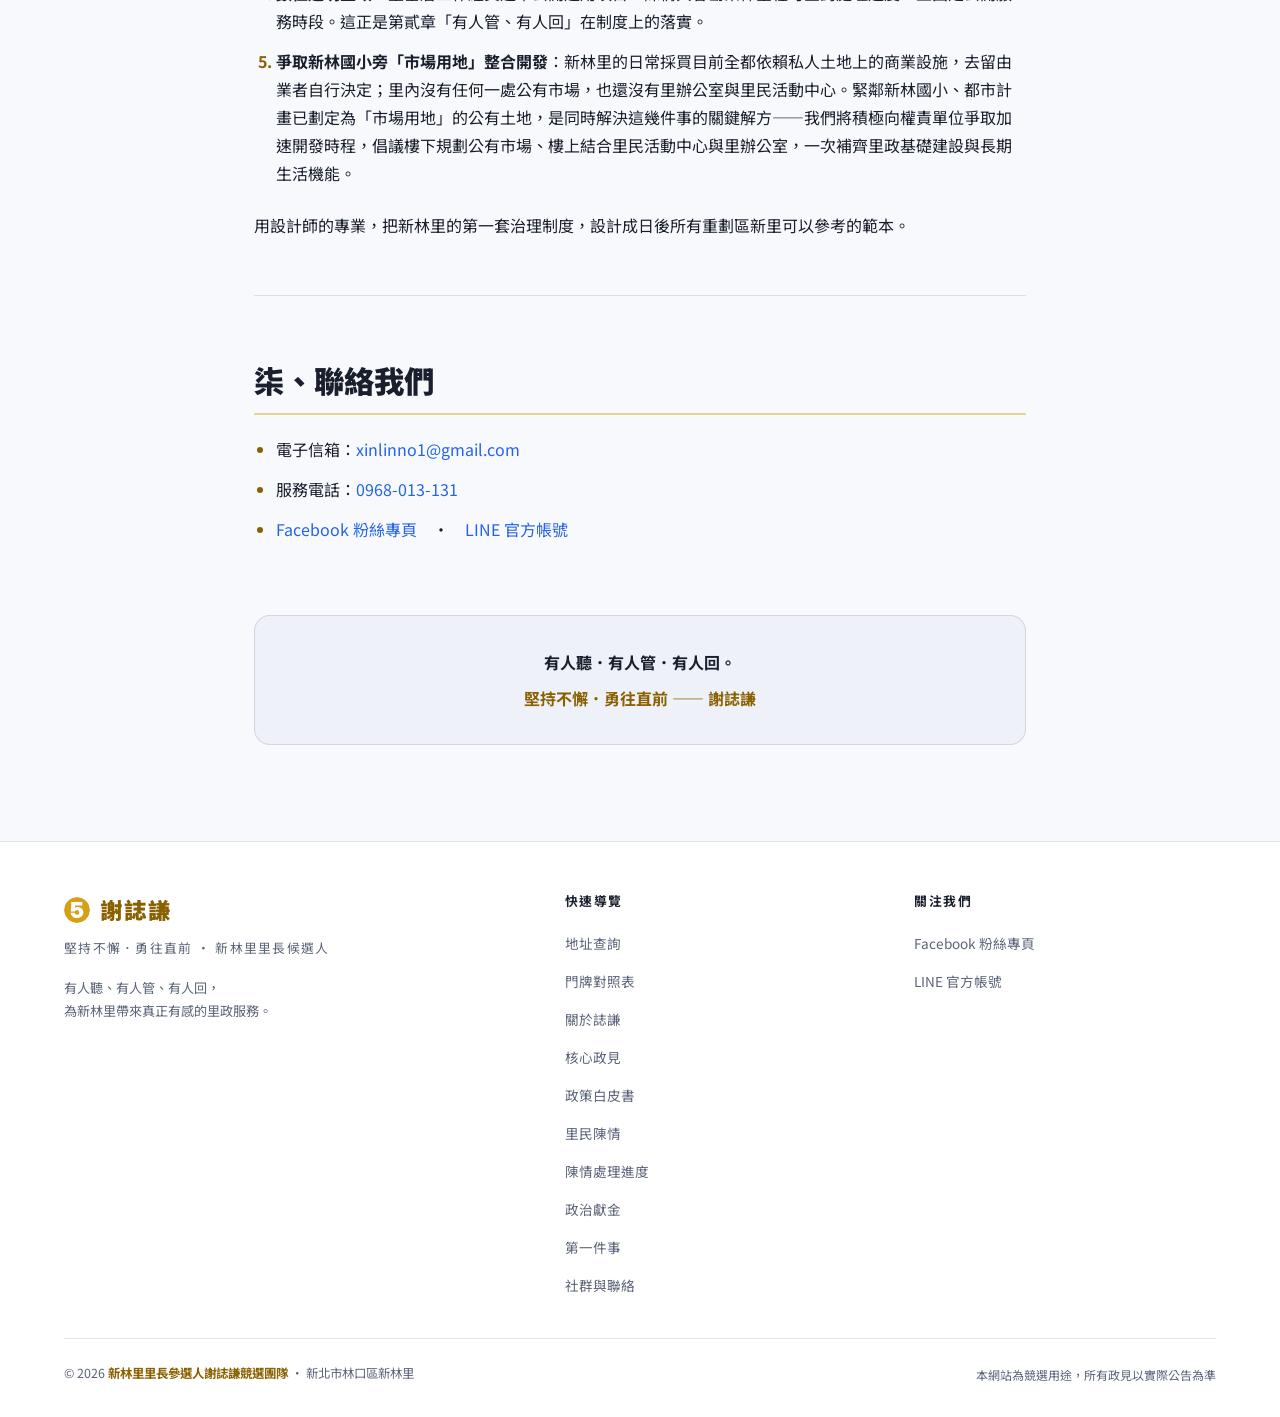
<file: whitepaper/index.html>
<!DOCTYPE html>
<html lang="zh-TW">

<head>
  <meta charset="UTF-8" />
  <meta name="viewport" content="width=device-width, initial-scale=1.0" />

  <!-- 日夜主題：預設跟隨系統偏好（prefers-color-scheme）；使用者手動切換過後改以其選擇為準，並盡早執行避免閃爍 -->
  <script>
    (function () {
      var storedTheme = localStorage.getItem('theme');
      var prefersDark = window.matchMedia && window.matchMedia('(prefers-color-scheme: dark)').matches;
      if (storedTheme === 'dark' || (storedTheme !== 'light' && prefersDark)) {
        document.documentElement.setAttribute('data-theme', 'dark');
      }
    })();
  </script>

  <!-- SEO -->
  <title>新林里選戰政策白皮書 | 5 號謝誌謙 新林里首屆里長候選人</title>
  <meta name="description" content="謝誌謙新林里選戰政策白皮書全文：里政工作方法「有人聽・有人管・有人回」、六大核心政見（親子共好、韌性社區、夜間安寧、綠意生活、空間活化、毛孩友善）並逐項標示權責分野，以及新林里首屆里長從零建立里政基礎制度的五項優先工作。" />
  <meta name="keywords" content="謝誌謙, 新林里, 政策白皮書, 政見, 新林里里長, 首屆里長, 林口, 里長選舉, 2026" />
  <meta name="author" content="謝誌謙競選團隊" />

  <link rel="canonical" href="https://newlinkou.com/whitepaper/" />

  <!-- Open Graph -->
  <meta property="og:url" content="https://newlinkou.com/whitepaper/" />
  <meta property="og:title" content="新林里選戰政策白皮書 | 5 號謝誌謙" />
  <meta property="og:description" content="有人聽・有人管・有人回——里政工作方法、六大核心政見與權責分野，以及首屆里長從零建立里政制度的五項優先工作。" />
  <meta property="og:type" content="article" />
  <meta property="og:locale" content="zh_TW" />
  <meta property="og:site_name" content="謝誌謙 新林里里長候選人" />
  <meta property="og:image" content="https://newlinkou.com/assets/images/001.jpg" />

  <!-- Twitter / X Card -->
  <meta name="twitter:card" content="summary_large_image" />
  <meta name="twitter:title" content="新林里選戰政策白皮書 | 5 號謝誌謙" />
  <meta name="twitter:description" content="有人聽・有人管・有人回——里政工作方法、六大核心政見與權責分野，以及首屆里長從零建立里政制度的五項優先工作。" />
  <meta name="twitter:image" content="https://newlinkou.com/assets/images/001.jpg" />

  <!-- Schema.org 結構化資料 -->
  <script type="application/ld+json">
  {
    "@context": "https://schema.org",
    "@graph": [
      {
        "@type": "Article",
        "@id": "https://newlinkou.com/whitepaper/#article",
        "headline": "謝誌謙 新林里選戰政策白皮書",
        "description": "謝誌謙參選新北市林口區新林里首屆里長的完整政策白皮書，涵蓋里政工作方法「有人聽・有人管・有人回」、六大核心政見與權責分野、三大長遠願景與新里基礎制度建置計畫。",
        "inLanguage": "zh-TW",
        "datePublished": "2026-07-26",
        "dateModified": "2026-09-04",
        "url": "https://newlinkou.com/whitepaper/",
        "mainEntityOfPage": "https://newlinkou.com/whitepaper/",
        "author": {
          "@type": "Person",
          "@id": "https://newlinkou.com/#person",
          "name": "謝誌謙"
        },
        "publisher": {
          "@type": "Organization",
          "name": "謝誌謙競選團隊",
          "url": "https://newlinkou.com/"
        },
        "about": {
          "@type": "Place",
          "name": "新北市林口區新林里"
        },
        "keywords": "新林里, 里長選舉, 政策白皮書, 里民陳情, 公共托育, 韌性社區, 夜間安寧, 綠意生活, 空間活化, 毛孩友善"
      },
      {
        "@type": "BreadcrumbList",
        "itemListElement": [
          { "@type": "ListItem", "position": 1, "name": "首頁", "item": "https://newlinkou.com/" },
          { "@type": "ListItem", "position": 2, "name": "政策白皮書", "item": "https://newlinkou.com/whitepaper/" }
        ]
      }
    ]
  }
  </script>

  <!-- Google Fonts：僅請求實際使用的字重，並以非阻塞方式載入 -->
  <link rel="preconnect" href="https://fonts.googleapis.com" />
  <link rel="preconnect" href="https://fonts.gstatic.com" crossorigin />
  <link
    rel="stylesheet"
    href="https://fonts.googleapis.com/css2?family=Noto+Sans+TC:wght@400;500;700;900&family=Inter:wght@900&display=optional"
    media="print" onload="this.media='all'" />
  <noscript>
    <link rel="stylesheet" href="https://fonts.googleapis.com/css2?family=Noto+Sans+TC:wght@400;500;700;900&family=Inter:wght@900&display=optional" />
  </noscript>

  <link rel="icon" type="image/svg+xml" href="../assets/images/favicon.svg" />

  <link rel="stylesheet" href="../css/style.css?v=20261029-ballot-5-cutout" />
  <link rel="stylesheet" href="../css/subpage.css" />
</head>

<body>

  <!-- ══════════════════════════════════════
       NAVBAR
  ══════════════════════════════════════ -->
  <nav id="navbar" class="navbar" role="navigation" aria-label="主要導覽">
    <div class="nav-container">
      <a href="../index.html" class="nav-logo" aria-label="5 號謝誌謙，回到首頁">
        <svg class="nav-logo-mark" viewBox="0 0 90.7 90.7" aria-hidden="true">
          <rect x="0" y="85.7" width="90.7" height="5" fill="#4f8ef7" opacity="0.75" />
          <polygon points="5,56.1 15.1,50.4 15.1,85.7 5,85.7" fill="#5a6478" />
          <polygon points="22.7,33.4 32.8,27.7 32.8,85.7 22.7,85.7" fill="#5a6478" />
          <polygon points="40.3,5.7 50.4,0 50.4,85.7 40.3,85.7" fill="#f5c842" />
          <polygon points="58,37.8 68,43.5 68,85.7 58,85.7" fill="#5a6478" />
          <polygon points="75.6,58 85.7,63.6 85.7,85.7 75.6,85.7" fill="#5a6478" />
        </svg>
        <span class="nav-logo-text">
          <span class="nav-logo-name"><span class="ballot-number ballot-number--nav" aria-hidden="true">5</span>謝誌謙</span>
          <span class="nav-logo-sub">新林里里長候選人</span>
        </span>
      </a>
      <div class="nav-right">
        <ul class="nav-links" id="navLinks" role="list">
          <li class="nav-item-has-sub">
            <button type="button" class="nav-link nav-sub-toggle" id="navLookupToggle" aria-expanded="false" aria-controls="navLookupSub">
              地址查詢
              <svg class="nav-sub-caret" viewBox="0 0 24 24" fill="none" stroke="currentColor" stroke-width="2.5" stroke-linecap="round" stroke-linejoin="round" aria-hidden="true">
                <path d="m6 9 6 6 6-6" />
              </svg>
            </button>
            <ul class="nav-sub" id="navLookupSub" role="list">
              <li><a href="../index.html#lookup" class="nav-sub-link">快速查詢</a></li>
              <li><a href="../xinlin-address/" class="nav-sub-link">門牌對照表</a></li>
            </ul>
          </li>
          <li><a href="../index.html#about" class="nav-link">關於誌謙</a></li>
          <li class="nav-item-has-sub">
            <button type="button" class="nav-link nav-sub-toggle active" id="navPolicyToggle" aria-expanded="false" aria-controls="navPolicySub">
              政見主張
              <svg class="nav-sub-caret" viewBox="0 0 24 24" fill="none" stroke="currentColor" stroke-width="2.5" stroke-linecap="round" stroke-linejoin="round" aria-hidden="true">
                <path d="m6 9 6 6 6-6" />
              </svg>
            </button>
            <ul class="nav-sub" id="navPolicySub" role="list">
              <li><a href="../index.html#policy" class="nav-sub-link">核心政見</a></li>
              <li><a href="../index.html#foundation" class="nav-sub-link">第一件事</a></li>
              <li><a href="./" class="nav-sub-link active">政策白皮書</a></li>
            </ul>
          </li>
          <li class="nav-item-has-sub">
            <button type="button" class="nav-link nav-sub-toggle" id="navPetitionToggle" aria-expanded="false" aria-controls="navPetitionSub">
              里民陳情
              <svg class="nav-sub-caret" viewBox="0 0 24 24" fill="none" stroke="currentColor" stroke-width="2.5" stroke-linecap="round" stroke-linejoin="round" aria-hidden="true">
                <path d="m6 9 6 6 6-6" />
              </svg>
            </button>
            <ul class="nav-sub" id="navPetitionSub" role="list">
              <li><a href="../petition/" class="nav-sub-link">我要陳情</a></li>
              <li><a href="../petition/#caseLookup" class="nav-sub-link">進度查詢</a></li>
              <li><a href="../petition-board/" class="nav-sub-link">公開進度</a></li>
            </ul>
          </li>
          <li><a href="../donate/" class="nav-link">政治獻金</a></li>
          <li><a href="../index.html#community" class="nav-link">社群與聯絡</a></li>
        </ul>
        <button class="theme-toggle" id="themeToggle" aria-label="切換深色／淺色模式" aria-pressed="false">
          <svg class="icon theme-toggle-icon icon-moon" viewBox="0 0 24 24" fill="none" stroke="currentColor" stroke-width="2" stroke-linecap="round" stroke-linejoin="round" aria-hidden="true">
            <path d="M20.985 12.486a9 9 0 1 1-9.473-9.472c.405-.022.617.46.402.803a6 6 0 0 0 8.268 8.268c.344-.215.825-.004.803.401" />
          </svg>
          <svg class="icon theme-toggle-icon icon-sun" viewBox="0 0 24 24" fill="none" stroke="currentColor" stroke-width="2" stroke-linecap="round" stroke-linejoin="round" aria-hidden="true">
            <circle cx="12" cy="12" r="4" />
            <path d="M12 2v2" />
            <path d="M12 20v2" />
            <path d="m4.93 4.93 1.41 1.41" />
            <path d="m17.66 17.66 1.41 1.41" />
            <path d="M2 12h2" />
            <path d="M20 12h2" />
            <path d="m6.34 17.66-1.41 1.41" />
            <path d="m19.07 4.93-1.41 1.41" />
          </svg>
        </button>
        <button class="nav-toggle" id="navToggle" aria-label="開啟選單" aria-expanded="false">
          <span></span><span></span><span></span>
        </button>
      </div>
    </div>
  </nav>

  <!-- ══════════════════════════════════════
       頁首
  ══════════════════════════════════════ -->
  <header class="page-head">
    <div class="container">
      <nav class="breadcrumb" aria-label="麵包屑導覽">
        <a href="../index.html">首頁</a> ／ <span aria-current="page">政策白皮書</span>
      </nav>
      <div class="section-label">政策白皮書</div>
      <h1 class="section-title">新林里選戰<em>政策白皮書</em></h1>
      <p class="page-head-lead">
        謝誌謙參選新北市林口區新林里首屆里長的完整政策說明。
        先講我怎麼做事——有人聽、有人管、有人回；
        再講六大核心政見，每一項都標示哪些我上任就能做、哪些我要去爭取。
      </p>
      <p class="page-meta">最後更新：<time datetime="2026-08-27">2026 年 8 月 27 日</time></p>
    </div>
  </header>

  <!-- ══════════════════════════════════════
       白皮書全文
  ══════════════════════════════════════ -->
  <main class="article">

    <p class="article-kicker">【全力服務新林　堅持不懈．勇往直前】</p>
    <p class="article-kicker">有人聽 × 有人管 × 有人回 —— 讓有經驗的青年，為新林里帶來真正有感的服務</p>

    <h2 id="about">壹、關於謝誌謙</h2>

    <p>
      誌謙現居新林里，現任麗江清久第十二屆管理委員會主任委員，親身參與社區公設維護、住戶大會決議等管委會日常治理，深知大樓型社區與里政溝通的實際痛點。也參加在地民防團體林口防災自訓團，並自 2021 年起擔任南勢國小導護志工，五年來持續站在校園安全的第一線。投入民防的過程讓他確信，社區的韌性不能只靠少數幾個人撐著；因此他參與發起台灣北海民主韌性協會並擔任理事，把防災自救的實作訓練，與公民防衛、民主韌性的觀念推廣結合在一起。2025 年起投入地方公共事務，同年九月起擔任新北市議員李宇翔辦公室設計總監、新北市小飛俠之友會設計總監；實際參與選民服務、工程會勘與跨局處協調，累積豐富的第一線公共事務實務經驗。
    </p>

    <p>
      誌謙畢業於實踐大學媒體傳達設計學系，過去長期投入文化藝術與科技領域的專案製作工作；如今，他選擇將這份對細節的敏銳度與跨界協調能力，全數投入地方公共事務。
    </p>

    <p>
      <strong>我會全職投入。</strong>里長的服務時間不該只有上班日的白天，而新林里這樣一個從零開始的里，需要的也不只是「有空的時候處理一下」。我把所有時間與資源，都用在新林里的公共事務上。
    </p>

    <hr />

    <h2 id="method">貳、我怎麼做事：有人聽 · 有人管 · 有人回</h2>

    <p>
      在談任何一項政見之前，我想先講更重要的事——<strong>里民真正的痛點，往往不是「沒有人提過」，而是「提了以後就沒有下文」。</strong>
    </p>

    <p>
      意見丟進群組，沉下去了。打電話問，被轉了三個單位。等了兩個月，不知道到底有沒有在動。久了，大家就不提了——不是問題解決了，是大家放棄了。
    </p>

    <p>
      這是我認為里政最需要被修好的地方，也是我最有把握做好的地方。所以我把它放在所有政見的最前面。
    </p>

    <h3 id="method-1">一、有人聽</h3>
    <p>
      <strong>不論你是設籍里民還是租屋住戶，白天上班還是深夜到家，反映問題的門永遠開著。</strong>
    </p>
    <p>
      新林里以年輕雙薪家庭為主，作息緊湊、資訊接收以數位管道為主。里政服務要真正有感，方式就必須貼合這樣的生活型態——<strong>不能只有「上班時間到里辦公室來找我」這一條路</strong>。
    </p>
    <ul>
      <li><strong>數位管道為主、實體管道為輔</strong>：線上隨時可以留言反映，不必等到里長有空、不必配合辦公時間。</li>
      <li><strong>我走進你家樓下</strong>：里長定期出席各社區的區權人會議與住戶大會，直接聽第一線的聲音，而不是等大家來找里長。</li>
      <li><strong>服務對象不限設籍里民</strong>：租屋族與實際居住者同享同等的資訊與服務。你住在這裡，這裡的事就與你有關，不因戶籍被排除在里政之外。</li>
      <li><strong>不論你從哪裡來</strong>：不管你是從香港移居、從東南亞或其他國家嫁娶來台，還是從中國大陸來的配偶，只要住在新林里，你就是新林里的一份子。</li>
    </ul>

    <h4>給新住民與移居家庭：把「不知道該問誰」這件事解決掉</h4>
    <p>
      新住民家庭遇到的困難，往往不是「不想參與」，而是<strong>不知道該問誰、看不懂公文、不確定自己有沒有資格</strong>。港澳移居的家庭還多一層：居留與身分的時程、子女學籍的銜接、健保與各項福利的起算，規則零散又各不相同，光是查清楚自己適用哪一條就得耗掉好幾個下午。
    </p>
    <ul>
      <li><strong>資訊多語化</strong>：里政公告與生活、福利資訊提供多語版本，不讓看不懂中文公文變成被排除的理由。</li>
      <li><strong>有人帶著辦</strong>：面對不熟悉的行政流程，我協助釐清該找哪個單位、備齊哪些文件，需要時陪同或代為聯繫，並建立轉介窗口。</li>
      <li><strong>子女就學銜接</strong>：協助新住民與移居家庭釐清入學、轉學與課後照顧的資源，讓孩子不因為家長不熟悉制度而錯過。</li>
      <li><strong>當成鄰居，不是當成對象</strong>：新住民家庭應該被邀請進日常的社區活動與志工編組，而不是只在特定節慶被想起來一次。他們的語言與跨文化經驗，本身就是新林里的資產。</li>
    </ul>

    <h3 id="method-2">二、有人管</h3>
    <p>
      <strong>每一件反映都有人追到底，不會消失在群組裡，也不會石沉大海。</strong>
    </p>
    <p>
      「聽到」只是第一步，真正的差別在於<strong>後面有沒有人負責追</strong>。
    </p>
    <ul>
      <li><strong>每一件都有紀錄、有編號、有負責人</strong>：反映進來就進案，不靠里長的記性，也不會因為換了一個人接手就斷掉。</li>
      <li><strong>進度全程可查</strong>：你不必反覆打電話問「到底怎麼樣了」，自己就查得到現在卡在哪一關。</li>
      <li><strong>這件事我已經開始做了</strong>：選前即已上線<a href="../xinlin-address/">「新林里全 23 鄰門牌對照表」</a>與線上地址快速查詢，讓里民自己就能查清楚門牌歸屬，不必再問來問去。里政資訊本來就該是這樣——<strong>能自助的，就不要讓里民等人回覆</strong>。</li>
    </ul>

    <h3 id="method-3">三、有人回</h3>
    <p>
      <strong>辦到、辦不到、卡在哪裡，我都告訴你。</strong>
    </p>
    <p>
      我不會開一張辦不到的支票，然後假裝沒說過。<strong>在里政裡，誠實地說「這件事目前卡在這裡」，比含糊地說「我會處理」更有價值</strong>——因為前者你知道下一步該往哪裡使力，後者只是把時間拖掉。
    </p>
    <ul>
      <li><strong>辦得到的</strong>，告訴你什麼時候好。</li>
      <li><strong>辦不到的，告訴你為什麼</strong>——是預算、是法規、是產權，還是要等其他工程完工。</li>
      <li><strong>不是里長權責的事，我幫你找到對的門，陪你一起敲。</strong></li>
    </ul>

    <p>最後這一點，是我特別想講清楚的。</p>

    <p>
      <strong>里長的法定職權其實有限</strong>：里長沒有預算決定權，不能自己決定路要怎麼修、公園要蓋什麼、警力怎麼調度。這些屬於市府各局處與民意代表的權責範圍。有些候選人會避而不談，然後承諾一堆做不到的事；也有些會拿這個當藉口，說「這不是里長管的」，把里民推回原點。
    </p>

    <p><strong>我兩個都不做。</strong></p>

    <p>
      我在市議員服務處實際參與過選民服務、工程會勘與跨局處協調，<strong>我知道一件事該送去哪個局處、該用什麼形式提、該找誰跟催</strong>。這正是年輕世代里長能帶來的差別——不是憑資歷喊話，而是懂得怎麼把里民的需求，轉譯成制度聽得懂的語言，送進正確的窗口，然後盯著它跑完。
    </p>

    <ul>
      <li>把零散的抱怨，<strong>整理成有數據、有佐證的正式提案</strong>，讓承辦人員無法用「查無此事」帶過。</li>
      <li>送進市府既有的參與式預算與提案平台，用<strong>制度內的正式管道</strong>爭取資源。</li>
      <li>跨局處的案子，<strong>協調各方一起會勘</strong>，而不是讓里民自己在各單位之間被踢皮球。</li>
      <li>該由民意代表出面爭取的，<strong>主動串聯議員辦公室</strong>，把案子往上推。</li>
    </ul>

    <p>
      爭取不一定每次都成功。但<strong>我保證你會知道我做到了哪一步，以及為什麼停在那裡。</strong>
    </p>

    <hr />

    <h2 id="why">參、為什麼新林里需要全新的改變？</h2>

    <p>
      新林里於 2026 年 7 月自南勢里劃分獨立，全里共 23 鄰，是林口發展最快速、最具活力的重劃區。過去南勢里幅員廣大、人口快速成長，單一里長要同時照顧範圍內差異極大的新舊聚落，客觀上難以兼顧；獨立設里，正是為了讓里政服務能真正貼近在地需求。
    </p>

    <p>
      新林里以新建社區大樓為主，緊鄰三井 Outlet Park 林口與機場捷運 A9 林口站，居民多為年輕雙薪家庭。這樣的社區有它獨特的難題：<strong>門禁森嚴，鄰里之間不容易認識；垂直分層，傳統的里政溝通方式進不來；住戶流動率高，社區共識不容易累積。</strong>
    </p>

    <p>
      新林里是一個全新的里。<strong>沒有舊包袱，也沒有現成的東西可以繼承</strong>——制度、服務、信任，全都要從零建立。這既是挑戰，也正是機會：我們可以直接跳過舊的做事方法，設計一套真正適合這種社區型態的里政服務。
    </p>

    <hr />

    <h2 id="policy">肆、六大核心政見</h2>

    <p>
      以下六個方向，是我認為新林里最需要被照顧的地方。
    </p>

    <p>
      為了讓你判斷這些承諾的可信度，<strong>每一項我都標示了「我上任就能做」與「我要去爭取」</strong>——前者是里長職權範圍內、我自己就能推動的；後者需要市府局處點頭、需要預算，我會用第貳章講的方法去爭取，但我不會假裝它一定會成。
    </p>

    <h3 id="policy-1">核心政見一：【親子共好】讓孩子在新林里安心長大</h3>
    <p>
      新林里人口結構以年輕雙薪家庭為主，育兒需求高度密集。里內雖有既有的公共托育與親子館資源，但單一據點的收托量能，面對全里高密度住宅的育兒需求仍相當吃緊，許多家庭得長期候補，或負擔較高的私立托育費用；學齡階段的就學壓力同樣持續升高。<strong>照顧量能還沒跟上人口成長的速度</strong>，這是新林里最迫切的結構性缺口。
    </p>
    <div class="mandate">
      <div class="mandate-can">
        <span class="mandate-label">我上任就能做</span>
        定期整理里內公共托育的收托名額、候補進度與親子館活動場次，主動推播給里內家長，並協助不熟悉線上系統的家庭完成登記；召集有意願的家長共組自主共學團體，媒合課程師資，銜接公托名額之外的照顧需求。同時系統性盤點全里主要路口的危險點與通學廊道視覺死角，整理成正式的改善清單。
      </div>
      <div class="mandate-push">
        <span class="mandate-label">我要去爭取</span>
        向市府爭取里內增設公共托育據點、擴大整體收托量能並監督開辦時程；爭取里內親子館納入定點臨時托育服務，讓臨時有事的家長就近有地方可托。通學路口的號誌、標線與人行環境改善，依盤點結果逐案提報並公開處理進度。
      </div>
    </div>

    <h3 id="policy-2">核心政見二：【韌性社區】讓高樓住得安心</h3>
    <p>
      新林里以高密度住宅大樓為主。一旦遇上地震、颱風、火災或長時間停電停水，<strong>垂直疏散與物資調度的難度都遠高於一般平房聚落</strong>——樓梯間是唯一的逃生路徑，電梯停擺後高樓層形同孤島，而多數住戶彼此並不認識。新林里身為全新設立的里，應及早建立實質可用的自助互助能力。
    </p>
    <div class="mandate">
      <div class="mandate-can">
        <span class="mandate-label">我上任就能做</span>
        建立「新林里管委會聯繫平台」，串聯各大樓管委會與物業保全，整合緊急通報、治安與防詐提醒、物資互助等溝通管道，並讓里政公告能直接進駐社區電梯佈告欄與住戶群組——<strong>這是門禁大樓型社區里政能真正落地的關鍵基礎設施</strong>。同時逐棟盤點各大樓公共區域的急救與防災器材配置，並以設計專業把官方防災圖資轉譯成手機易讀、標註到棟的新林里專屬版本。
      </div>
      <div class="mandate-push">
        <span class="mandate-label">我要去爭取</span>
        爭取經費與資源，為尚未配置急救設備的社區加裝；爭取專業講師進里開辦緊急避難包實作與基礎急救訓練，並優先串聯各棟管委會幹部參加防災士培訓，讓每一棟大樓都有取得證照的防災種子。中期目標是讓新林里取得防災社區與韌性社區的相關認證。
      </div>
    </div>

    <h3 id="policy-3">核心政見三：【夜間安寧】讓夜晚真正安靜下來</h3>
    <p>
      林口重劃區的夜間飆車問題長期存在。每逢深夜，呼嘯的引擎聲與輪胎摩擦聲侵擾整棟大樓，<strong>嚴重影響里民的睡眠品質與孩童作息</strong>。這不是「忍一忍就過去」的小事——它直接影響一個家庭在這裡住得下去、住不下去。
    </p>
    <div class="mandate">
      <div class="mandate-can">
        <span class="mandate-label">我上任就能做</span>
        與各大樓志工網絡建立即時通報群組，精確蒐集飆車路線、時段與頻率數據；並教里民正確使用官方的公害檢舉管道完成合格蒐證。<strong>這不只是抒發不滿——執法資源與設備配置正是依陳情熱點的數據決定，每一筆正式檢舉都是爭取資源的實證。</strong>
      </div>
      <div class="mandate-push">
        <span class="mandate-label">我要去爭取</span>
        依蒐集之數據，向警察機關與環保單位爭取熱點路段的深夜定點執勤，並爭取在里內增設取締設備。同時與議員辦公室合作，研議於熱點路段增設減速設施或路面紋理，從物理環境上降低飆車誘因。周邊重大道路工程完工後車流將重新分配，我們會持續監測評估並適時提出改善需求；施工期間則同步爭取既有熱點的臨時聯合稽查，<strong>不讓里民空等工程完工</strong>。
      </div>
    </div>

    <h3 id="policy-4">核心政見四：【綠意生活】讓走出家門是舒服的</h3>
    <p>
      新林里重劃區道路雖寬，但<strong>行道樹稀疏、公園綠地分配不均</strong>，夏日高溫令人難以在社區戶外活動。里內既有的公園以滯洪池公園為主，池體優先承擔防洪功能，能配置的遊具與設施先天就受限，也缺乏專屬停車空間，難以滿足本里高親子密度的使用需求。
    </p>
    <div class="mandate">
      <div class="mandate-can">
        <span class="mandate-label">我上任就能做</span>
        媒合企業與社區志工認養行道樹與綠地，讓樹種下去之後長期有人照顧；協助有意願的管委會申請社區綠美化與屋頂綠化的相關補助，<strong>讓補助資訊觸手可及、申請有人帶著走</strong>。同時把既有的校園場地開放時段清楚整理、公告給里民。
      </div>
      <div class="mandate-push">
        <span class="mandate-label">我要去爭取</span>
        向市府爭取主要道路的行道樹增植計畫；在滯洪功能不受影響的前提下，爭取既有公園增設多元親子遊具、遮陰設施與停車空間；協調里內學校於課後與假日穩定開放運動與活動場地，補足公共空間的缺口。
      </div>
    </div>

    <h3 id="policy-5">核心政見五：【空間活化】讓閒置的空間動起來</h3>
    <p>
      新林里許多大樓的公設長期閒置——<strong>會議室一年開不了幾次，宴會廳大半時間鎖著</strong>。同一時間，社區卻缺少共學空間、關懷據點與親子活動的場地。這是一個不需要新建設，只需要媒合的缺口。
    </p>
    <div class="mandate">
      <div class="mandate-can">
        <span class="mandate-label">我上任就能做</span>
        建立「空間媒合平台」，盤點里內使用率偏低的公設，媒合開放作為共學空間、社區關懷據點或親子活動室，創造使用價值。此類用途變更須經區分所有權人會議決議、並符合使用執照所載用途，<strong>我會協助管委會把程序走對，不讓好意變成違規</strong>——這正是我在管委會實務中最熟悉的部分。
      </div>
      <div class="mandate-push">
        <span class="mandate-label">我要去爭取</span>
        爭取公部門的社區據點資源與活動經費進駐這些被活化的空間，讓場地不只是「開放」，而是真的有課程、有服務、有人使用。
      </div>
    </div>

    <h3 id="policy-6">核心政見六：【毛孩友善】讓人與毛孩都住得自在</h3>
    <p>
      許多家庭將毛小孩視為不可或缺的家庭成員。然而高樓密集環境也常因散步清潔、電梯動線、夜間吠叫與管委會規約模糊，<strong>產生鄰里間的摩擦與誤解</strong>。這件事的關鍵不在偏袒任何一方，而在建立清楚、合理、雙方都能接受的相處規則。
    </p>
    <div class="mandate">
      <div class="mandate-can">
        <span class="mandate-label">我上任就能做</span>
        發揮管委會主任委員的實務經驗，提供各大樓管委會「友善大樓寵物管理規約範本」與動線管理指引，協助社區建立合理、合法的管理共識，<strong>減少住戶間動輒投訴或衝突的困擾</strong>。同時結合里內數位平台與各大樓保全、志工網絡，建立毛孩走失與拾獲的即時通報協尋管道。
      </div>
      <div class="mandate-push">
        <span class="mandate-label">我要去爭取</span>
        爭取動物保護主管機關的疫苗施打與寵物登記服務巡迴進里設站，讓平日忙碌的大樓飼主下樓散步就能完成法定防疫與登記；協調權責單位建立公園寵物便袋箱的定期巡查、補貨與清潔排程，並視需要於主要散步綠帶增設點位，<strong>讓設施真正發揮作用，而不是形同虛設</strong>。
      </div>
    </div>

    <hr />

    <h2 id="vision">伍、堅持不懈．勇往直前：任期內的長遠願景</h2>

    <p>
      除了紮實的核心政見，我們對新林里還有更高的期許。這不僅是願景，更是我們持續叩關市府、爭取資源的長期奮鬥目標。
    </p>

    <h3 id="vision-1">願景一：【地方品牌】讓大家以「新林人」為榮</h3>
    <p>
      新林里是全新的里，還沒有屬於自己的樣子。我們將以設計專業，打造新林里專屬的視覺識別與地方品牌，並辦理里慶、社區市集等在地活動，讓「新林里」從行政區名稱，變成居民願意掛在嘴邊的身分認同。
    </p>

    <h3 id="vision-2">願景二：【跨世代情感連結】讓「鄰居」成為「夥伴」</h3>
    <p>
      高樓社區最大的問題不是距離，而是陌生。我們將透過共學、共餐、節慶與志工活動，讓年輕家庭、銀髮長輩與新住民家庭真正相識，把同一棟樓、同一條街的「鄰居」，變成遇到事情願意互相幫忙的「夥伴」。
    </p>

    <h3 id="vision-3">願景三：【在地就業】讓在地青年接軌新產業</h3>
    <p>
      新林里緊鄰的商圈與產業專用區正迎來新的企業總部與科技聚落進駐。我們將主動與進駐業者建立溝通管道，倡議優先媒合新林里在地青年參與實習與就業機會，讓這座新聚落成為新林里居民也能共享榮景的資產，而非企業進駐的孤島。
    </p>

    <hr />

    <h2 id="foundation">陸、新林里的第一件事：把一個里從零蓋起來</h2>

    <p>
      新林里是全新劃分出的行政區，這代表首屆里長要做的不只是「服務」，更是<strong>「從無到有建立一個里的基礎制度」</strong>——這是新林里美好未來的起點。以下五項，是上任後優先推動的工作：
    </p>

    <ol>
      <li><strong>設立里辦公處</strong>：新林里目前沒有固定的里辦公空間。市府已規劃為尚無活動中心的里提供租金補助，制度一旦上路，我們將第一時間為新林里提出申請，先覓得固定服務空間作為過渡，<strong>讓新林里從第一天起就有里辦公室、找得到人辦事</strong>；長期則整合進第 5 項的市場用地開發案，爭取一次到位的永久基地。</li>
      <li><strong>依規遴聘各鄰鄰長，建立志工編組</strong>：完成 23 鄰鄰長遴聘，並建立守望相助隊、環保志工隊等基層編組，補齊新里從零開始的人力網絡，讓守望相助與環境維護不再是空白。</li>
      <li><strong>協助發起籌組新林里社區發展協會</strong>：補齊申請公部門資源、辦理在地活動的法定管道。協會完成立案後即具備法人資格，能申請許多里辦公處因不具法人資格而無法直接申請的補助，讓社區發展真正站穩腳步。</li>
      <li><strong>數位透明里政</strong>：里基層工作經費逐筆公開運用項目，陳情與會勘案件全程可查詢處理進度，並固定公開服務時段。這正是第貳章「有人管、有人回」在制度上的落實。</li>
      <li><strong>爭取新林國小旁「市場用地」整合開發</strong>：新林里的日常採買目前全都依賴私人土地上的商業設施，去留由業者自行決定；里內沒有任何一處公有市場，也還沒有里辦公室與里民活動中心。緊鄰新林國小、都市計畫已劃定為「市場用地」的公有土地，是同時解決這幾件事的關鍵解方——我們將積極向權責單位爭取加速開發時程，倡議樓下規劃公有市場、樓上結合里民活動中心與里辦公室，一次補齊里政基礎建設與長期生活機能。</li>
    </ol>

    <p>
      用設計師的專業，把新林里的第一套治理制度，設計成日後所有重劃區新里可以參考的範本。
    </p>

    <hr />

    <h2 id="contact">柒、聯絡我們</h2>

    <ul>
      <li>電子信箱：<a href="mailto:xinlinno1@gmail.com">xinlinno1@gmail.com</a></li>
      <li>服務電話：<a href="tel:0968013131">0968-013-131</a></li>
      <li><a href="https://www.facebook.com/profile.php?id=61592284322183" target="_blank" rel="noopener noreferrer">Facebook 粉絲專頁</a>　‧　<a href="https://lin.ee/Yxr8Nk2" target="_blank" rel="noopener noreferrer">LINE 官方帳號</a></li>
    </ul>

    <div class="article-closing">
      <p>有人聽．有人管．有人回。</p>
      <p>堅持不懈．勇往直前 —— 謝誌謙</p>
    </div>

  </main>

  <!-- ══════════════════════════════════════
       FOOTER
  ══════════════════════════════════════ -->
  <footer class="footer" role="contentinfo">
    <div class="container">
      <div class="footer-grid">

        <div class="footer-brand">
          <div class="footer-brand-name"><span class="ballot-number ballot-number--footer" aria-hidden="true">5</span><span>謝誌謙<span class="sr-only">，5 號</span></span></div>
          <div class="footer-brand-slogan">堅持不懈．勇往直前 · 新林里里長候選人</div>
          <p class="footer-brand-desc">
            有人聽、有人管、有人回，<br />
            為新林里帶來真正有感的里政服務。
          </p>
        </div>

        <div class="footer-col">
          <h4>快速導覽</h4>
          <ul>
            <li><a href="../index.html#lookup">地址查詢</a></li>
            <li><a href="../xinlin-address/">門牌對照表</a></li>
            <li><a href="../index.html#about">關於誌謙</a></li>
            <li><a href="../index.html#policy">核心政見</a></li>
            <li><a href="./">政策白皮書</a></li>
            <li><a href="../petition/">里民陳情</a></li>
            <li><a href="../petition-board/">陳情處理進度</a></li>
            <li><a href="../donate/">政治獻金</a></li>
            <li><a href="../index.html#foundation">第一件事</a></li>
            <li><a href="../index.html#community">社群與聯絡</a></li>
          </ul>
        </div>

        <div class="footer-col">
          <h4>關注我們</h4>
          <ul>
            <li><a href="https://www.facebook.com/profile.php?id=61592284322183" target="_blank" rel="noopener noreferrer">Facebook 粉絲專頁</a></li>
            <li><a href="https://lin.ee/Yxr8Nk2" target="_blank" rel="noopener noreferrer">LINE 官方帳號</a></li>
          </ul>
        </div>

      </div>

      <div class="footer-bottom">
        <p>
          © <span id="currentYear"></span> <strong>新林里里長參選人謝誌謙競選團隊</strong> · 新北市林口區新林里
        </p>
        <p style="color:var(--color-text-dim);font-size:0.75rem;">
          本網站為競選用途，所有政見以實際公告為準
        </p>
      </div>

    </div>
  </footer>

  <!-- 回到頂端按鈕 -->
  <button class="scroll-top" id="scrollTopBtn" aria-label="回到頁面頂端">
    <svg viewBox="0 0 24 24" aria-hidden="true">
      <polyline points="18 15 12 9 6 15"></polyline>
    </svg>
  </button>

  <script src="../js/subpage.js"></script>
</body>

</html>
</file>
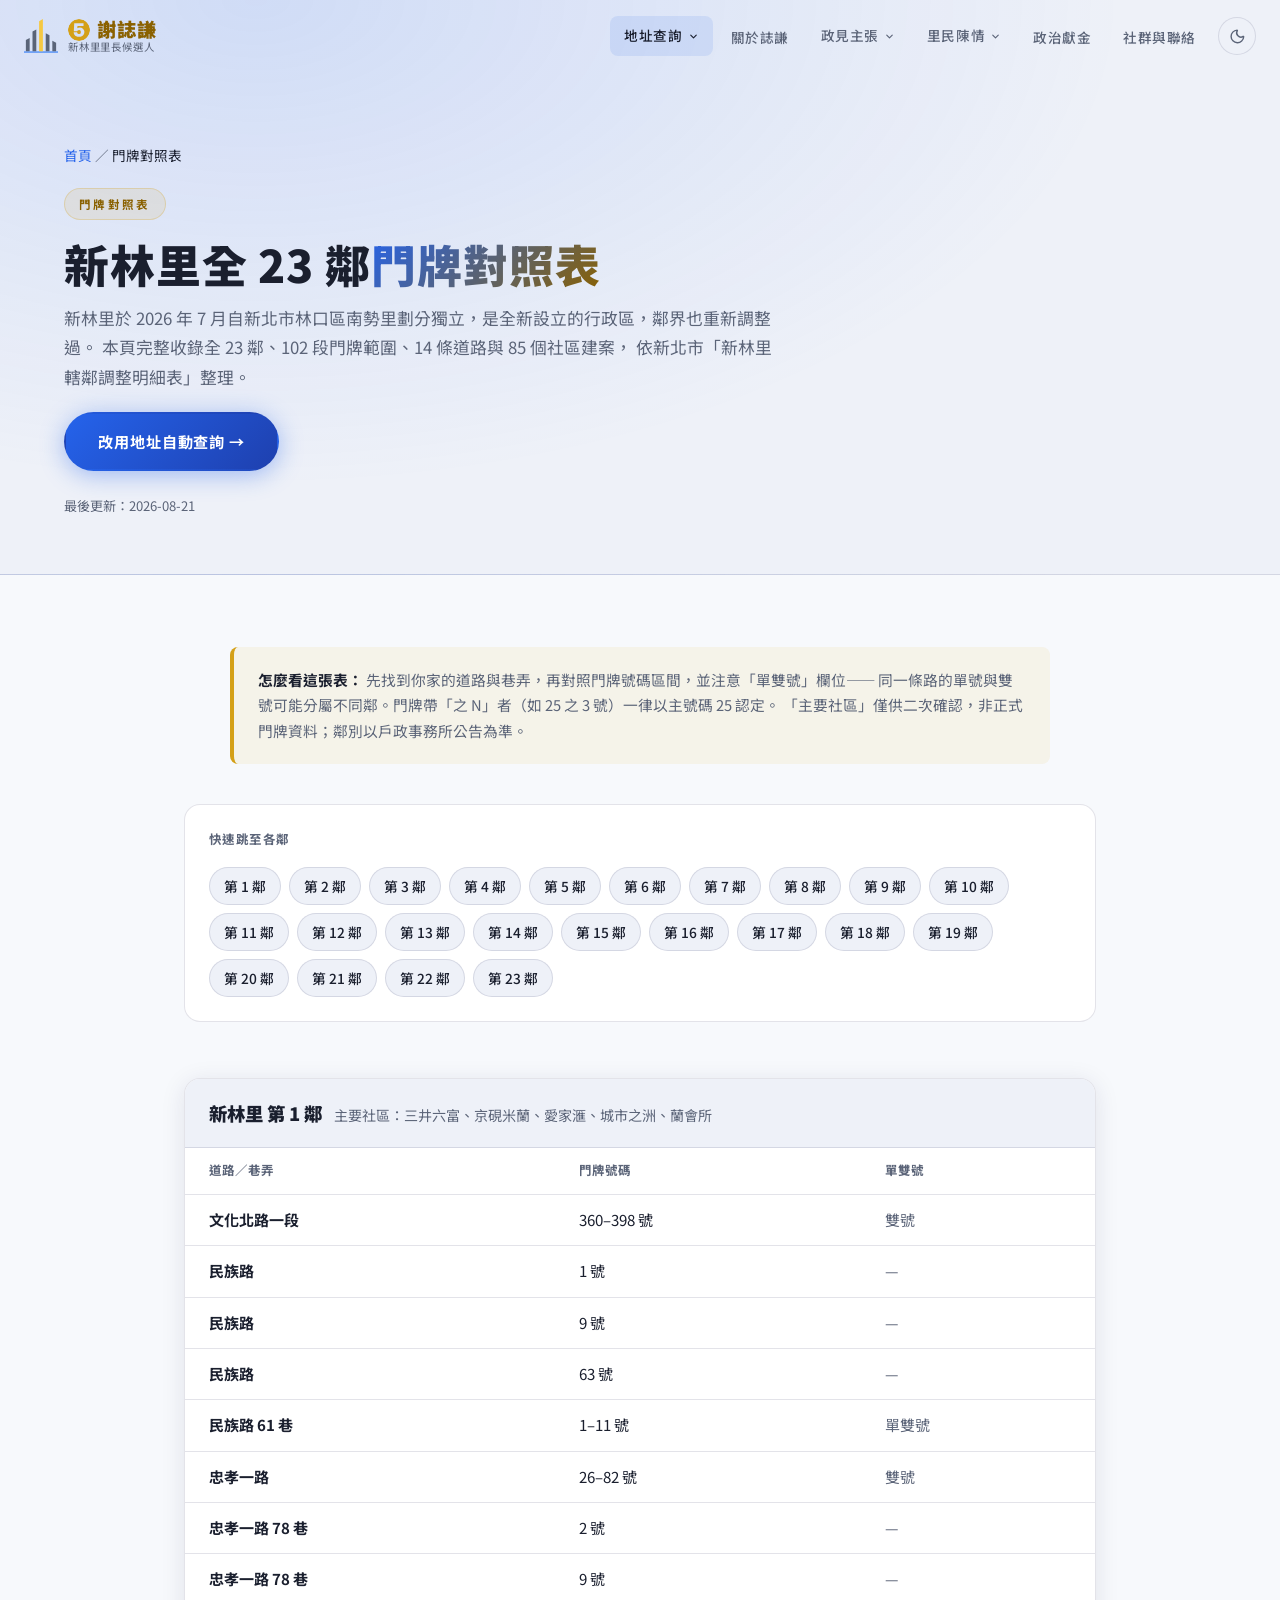
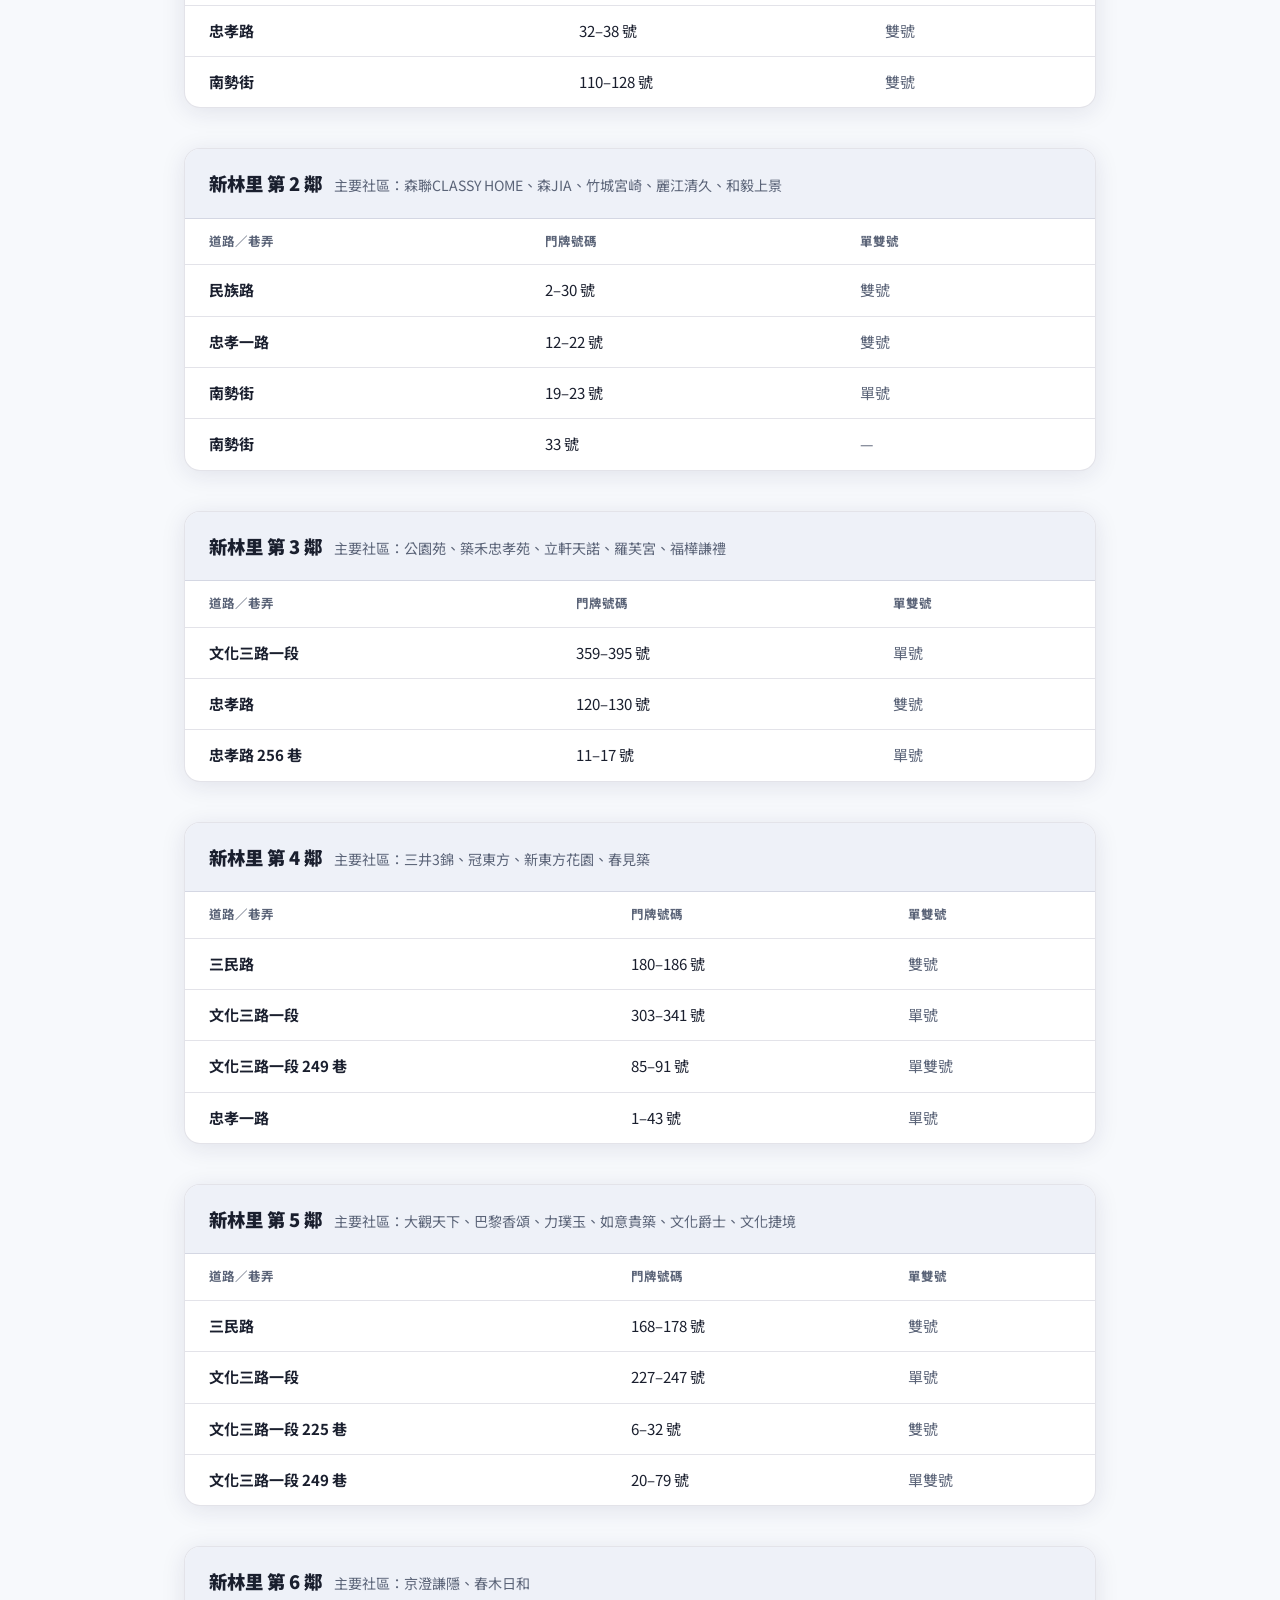
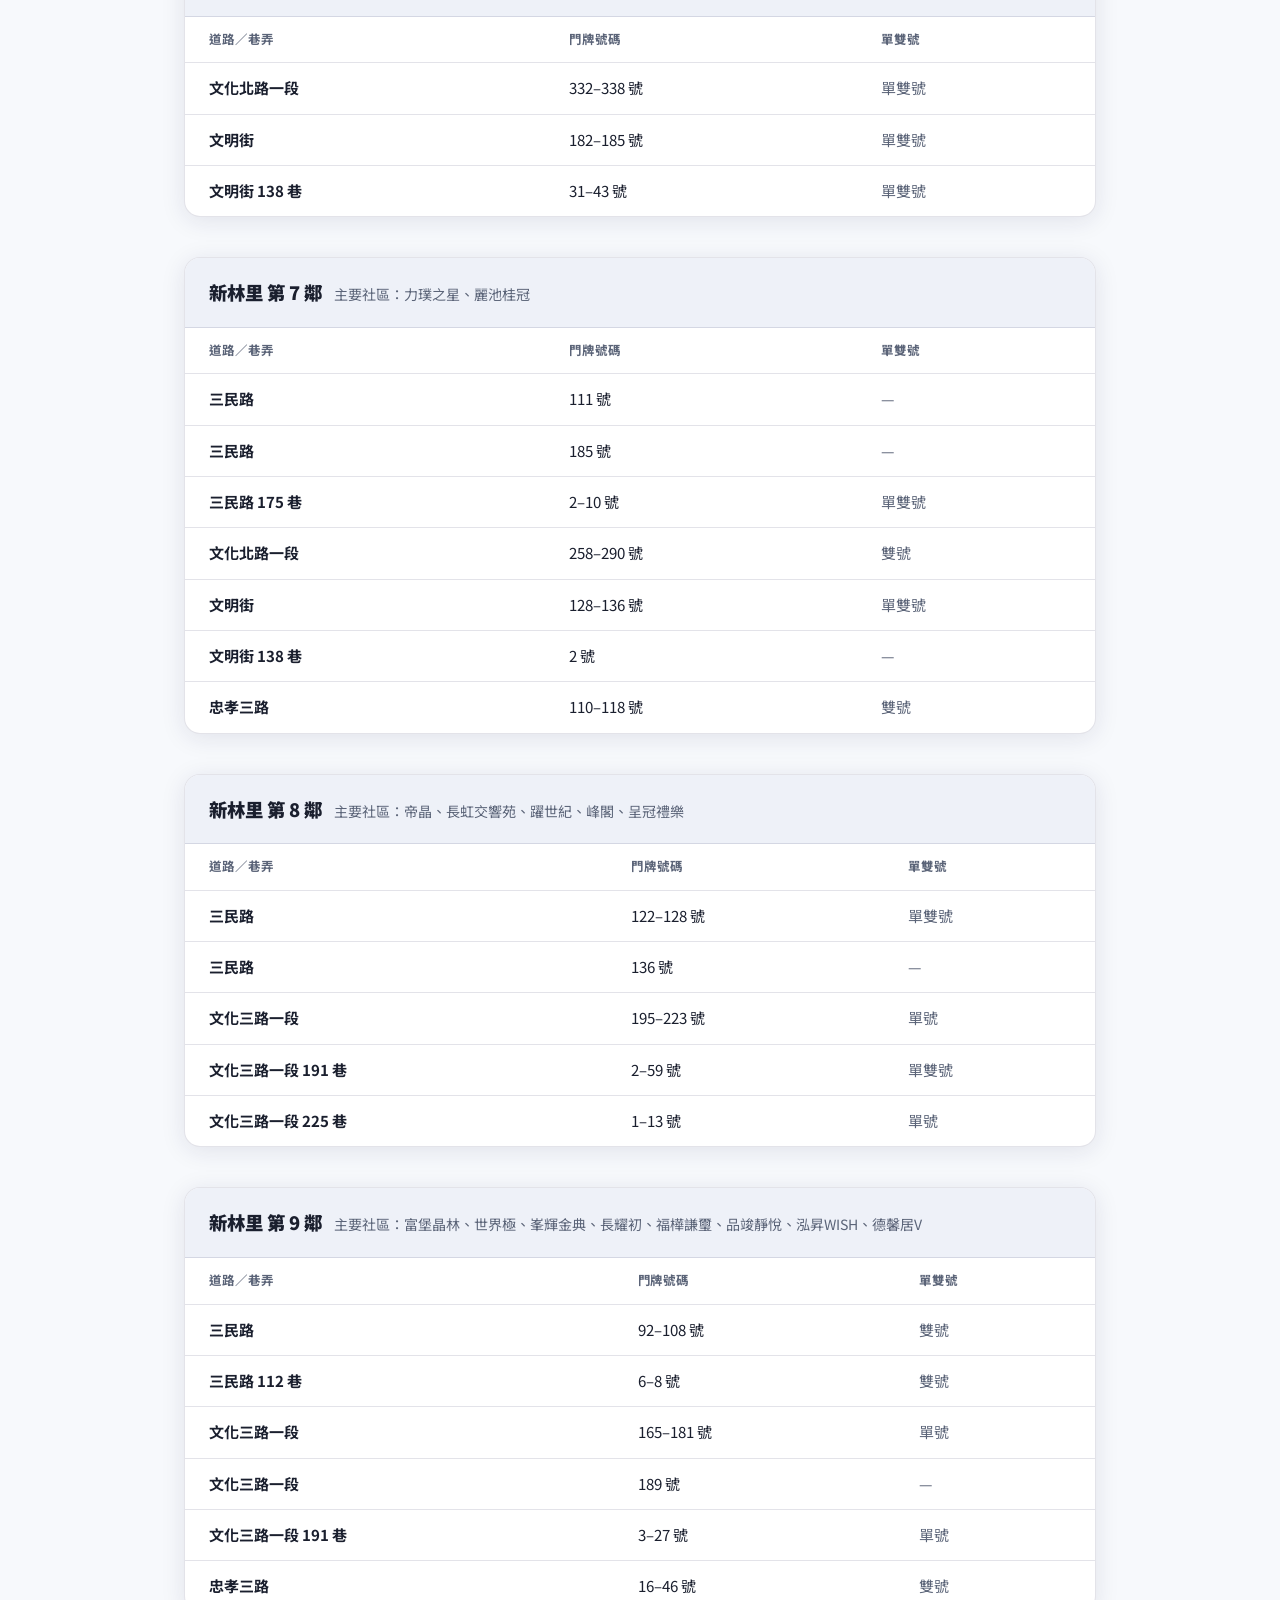
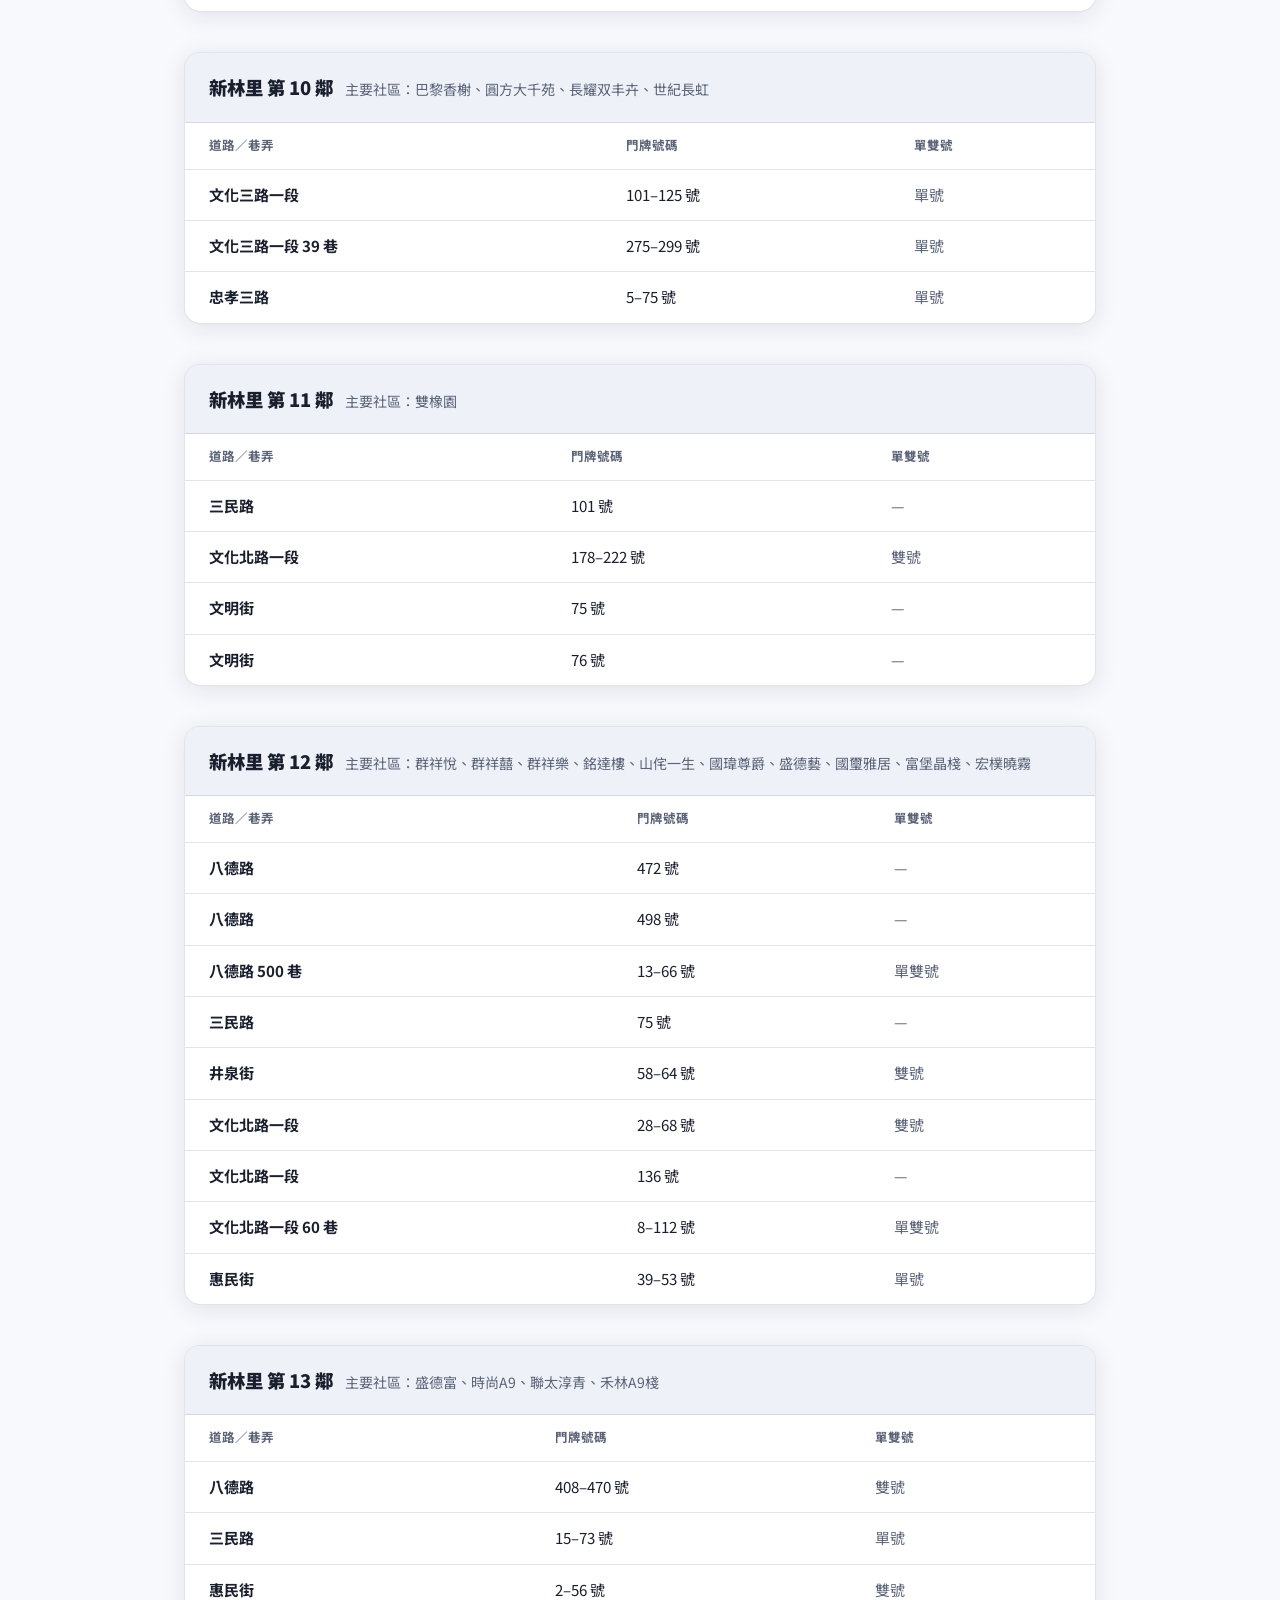
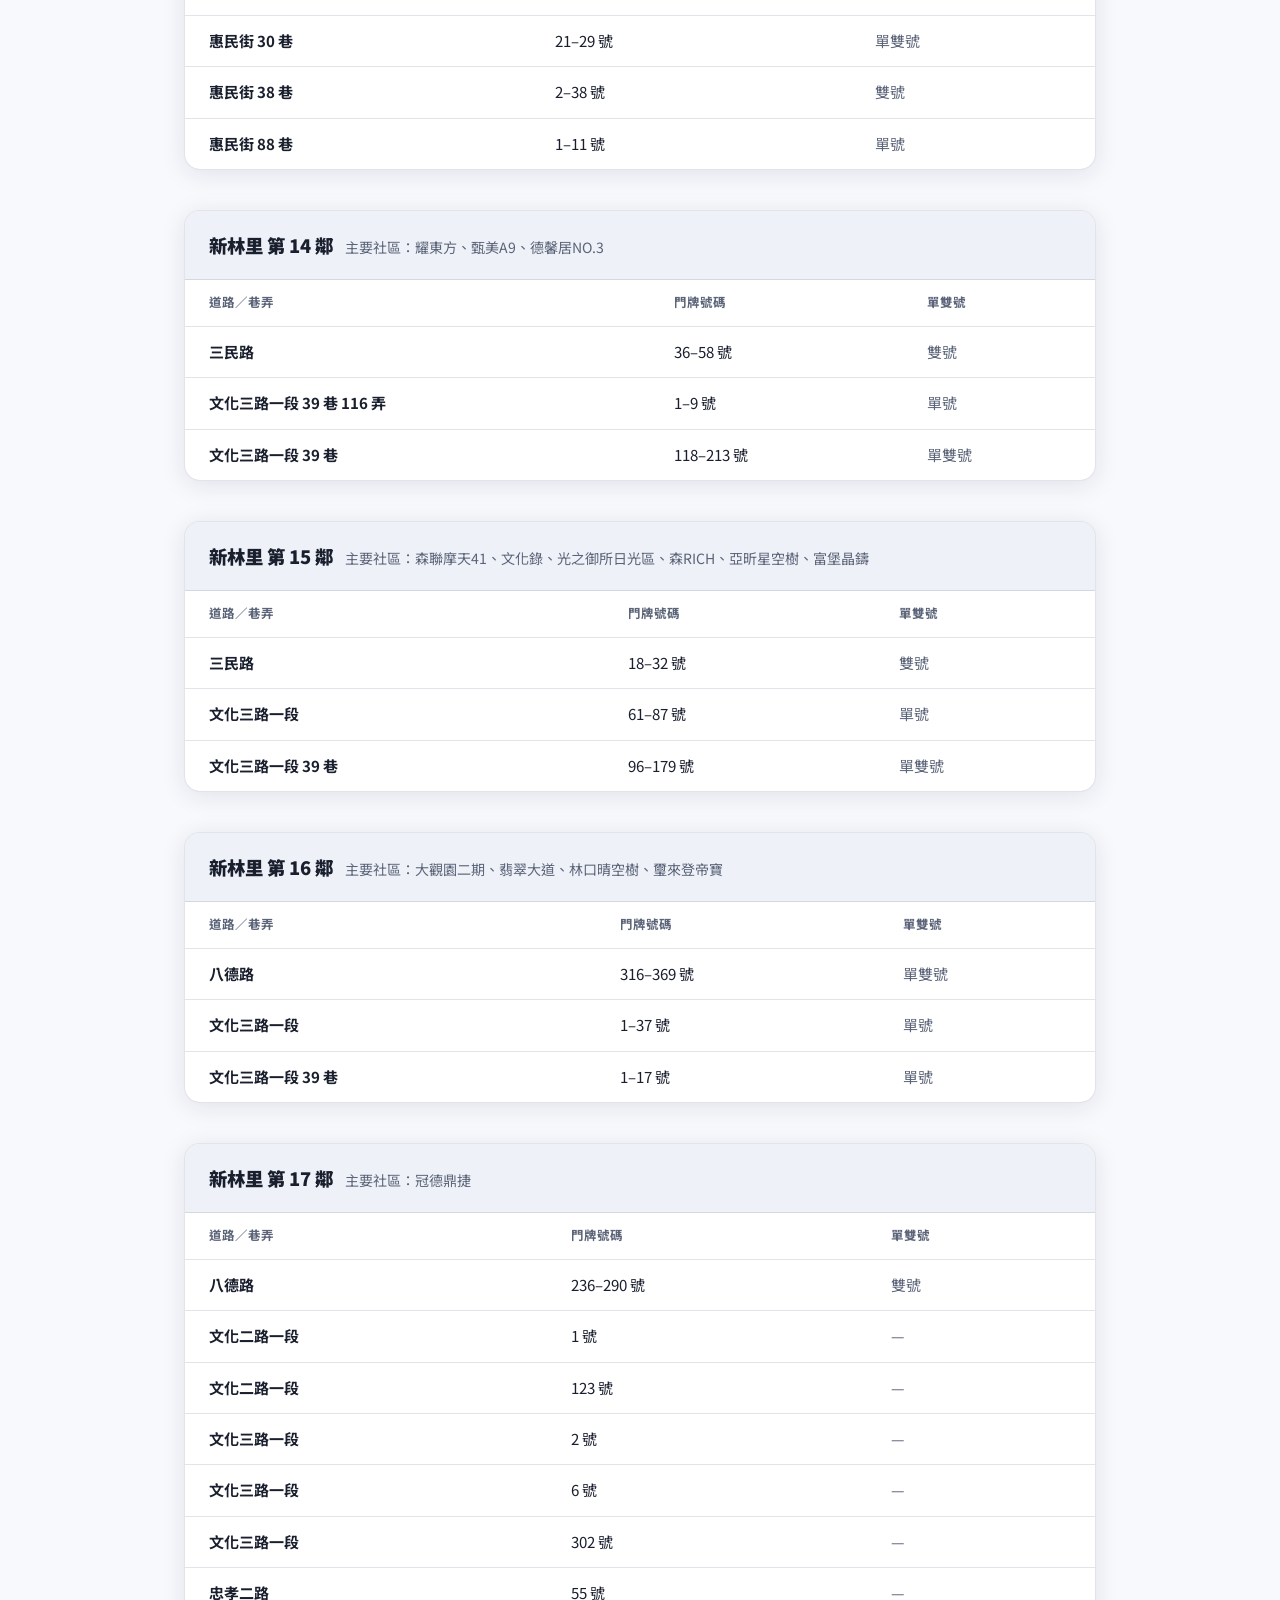
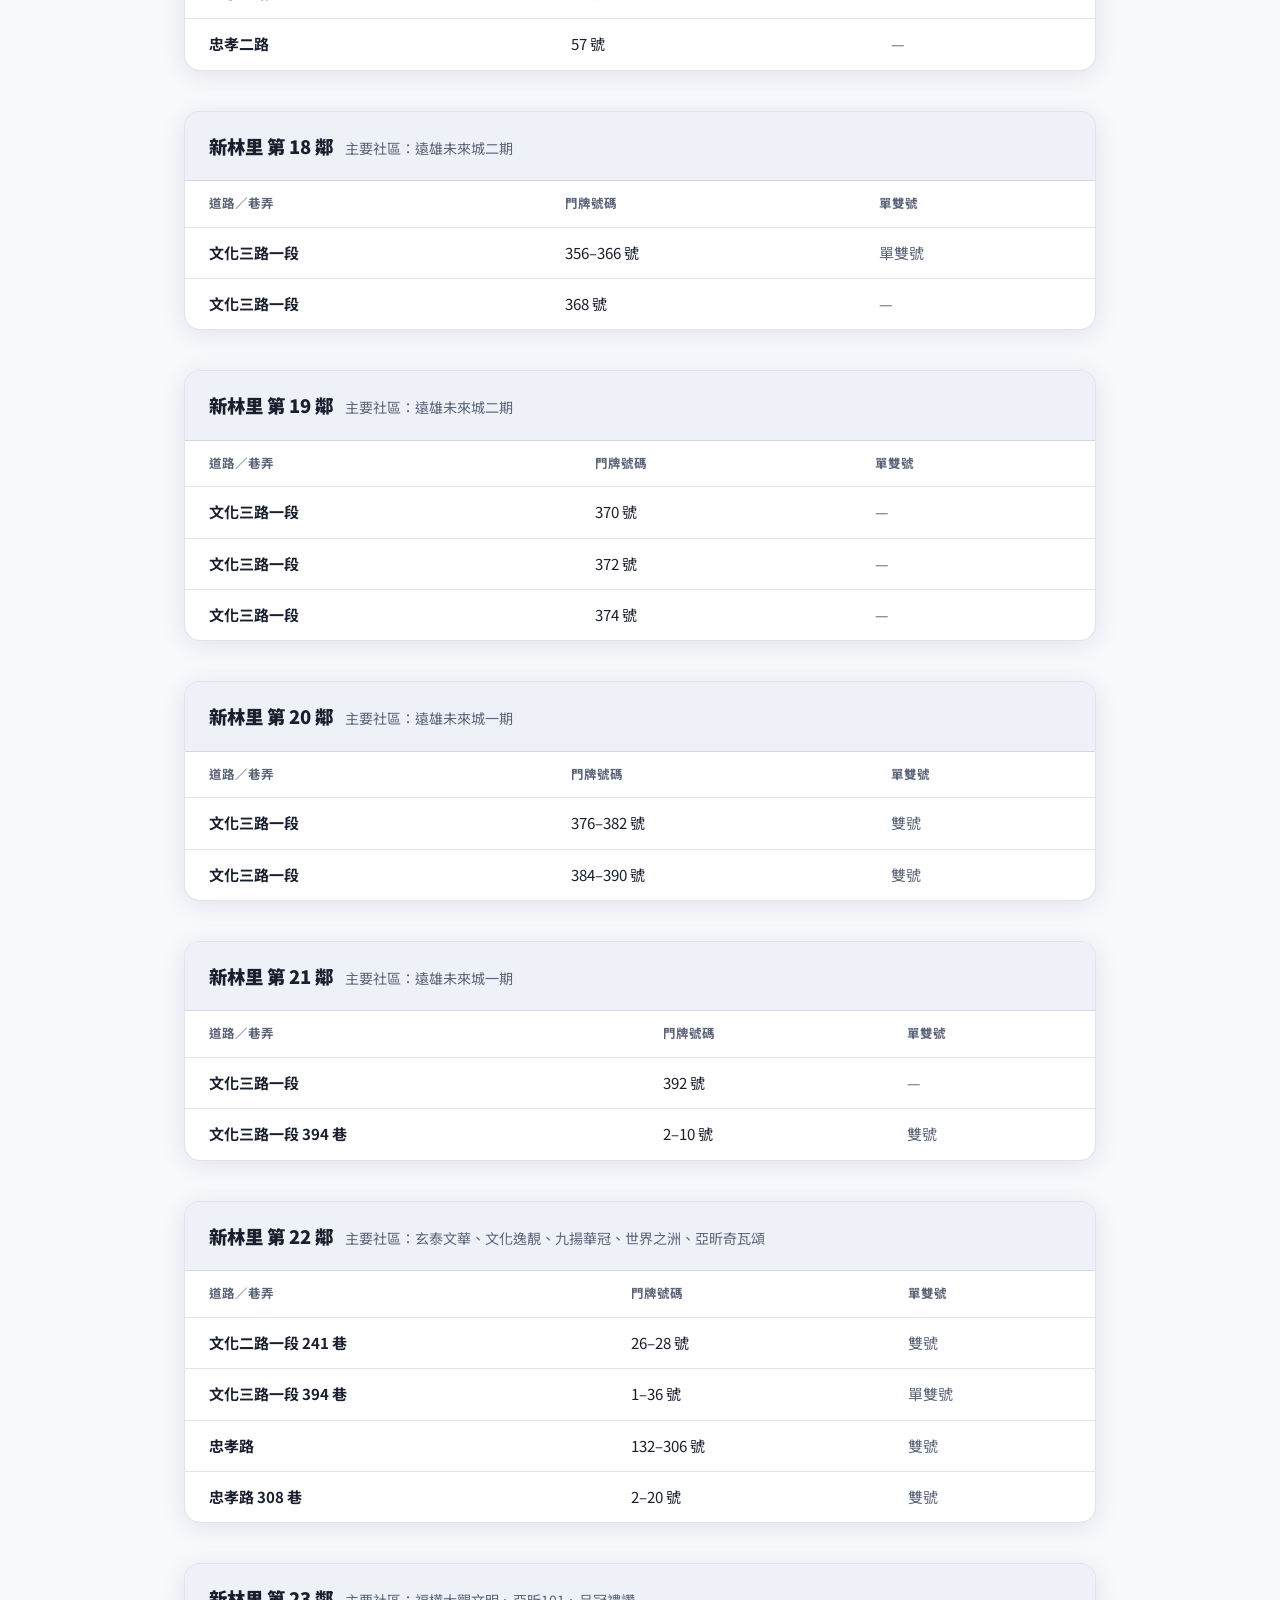
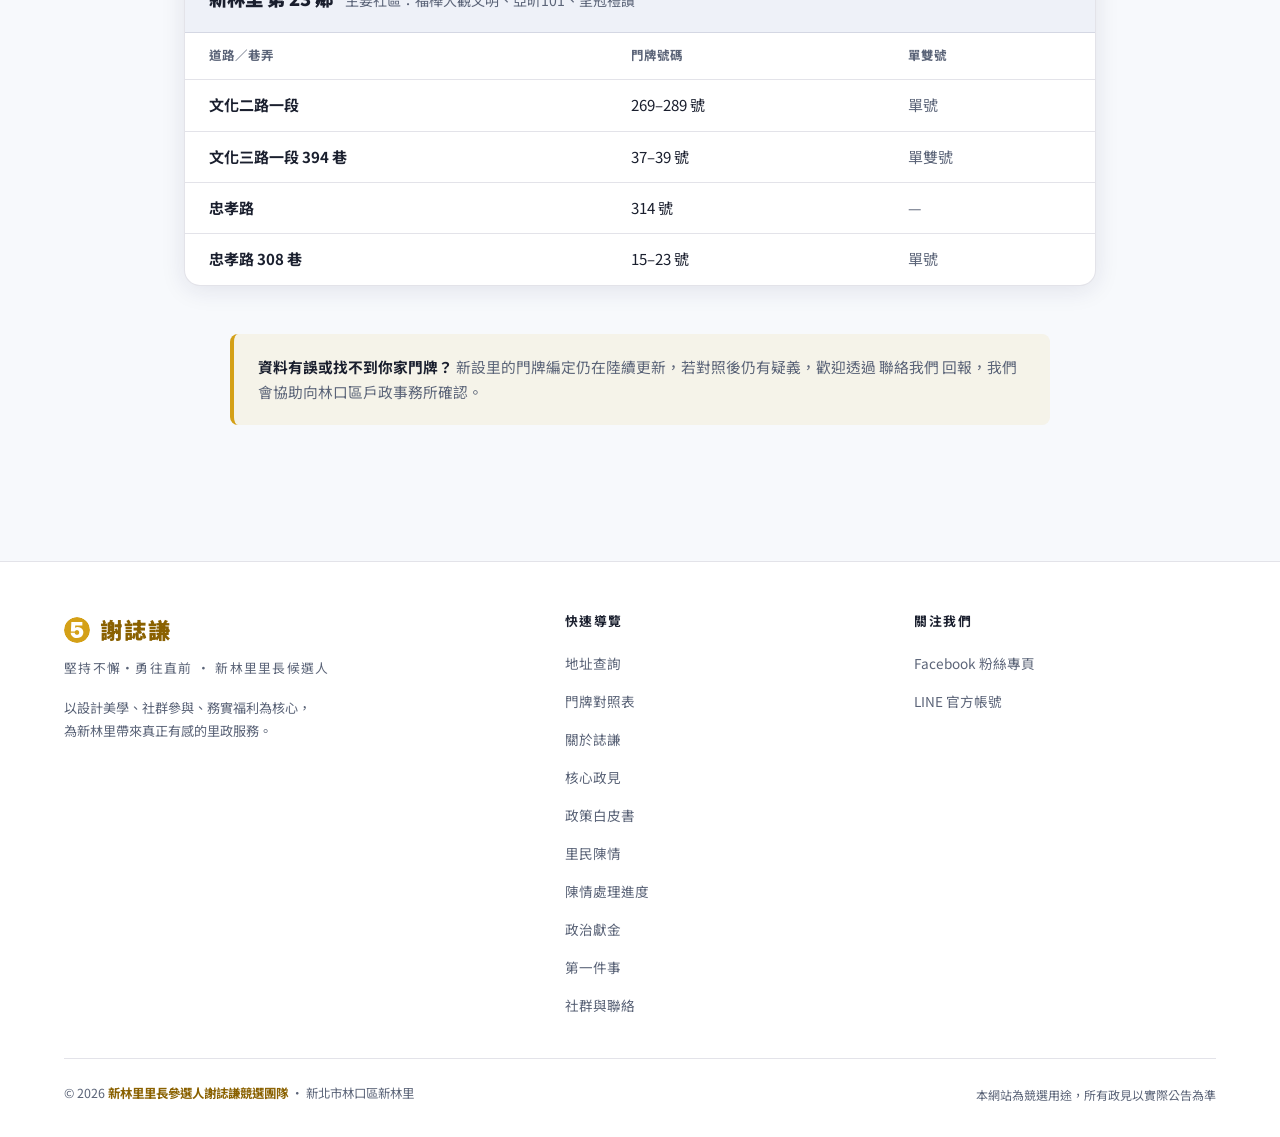
<file: xinlin-address/index.html>
<!DOCTYPE html>
<!-- ⚠ 本檔由 tools/build-address-page.js 自動產生，請勿直接編輯。
     資料來源：website/js/address-lookup-data.js
     重新產生：node tools/build-address-page.js -->
<html lang="zh-TW">

<head>
  <meta charset="UTF-8" />
  <meta name="viewport" content="width=device-width, initial-scale=1.0" />

  <!-- 日夜主題：預設跟隨系統偏好（prefers-color-scheme）；使用者手動切換過後改以其選擇為準，並盡早執行避免閃爍 -->
  <script>
    (function () {
      var storedTheme = localStorage.getItem('theme');
      var prefersDark = window.matchMedia && window.matchMedia('(prefers-color-scheme: dark)').matches;
      if (storedTheme === 'dark' || (storedTheme !== 'light' && prefersDark)) {
        document.documentElement.setAttribute('data-theme', 'dark');
      }
    })();
  </script>

  <!-- SEO -->
  <title>新林里門牌鄰別對照表（全 23 鄰） | 新北市林口區新林里</title>
  <meta name="description" content="新北市林口區新林里完整門牌鄰別對照表，收錄全 23 鄰、102 條門牌範圍、14 條道路與 85 個社區建案。依新北市新林里轄鄰調整明細表整理，可查詢任一門牌屬於新林里第幾鄰。" />
  <meta name="keywords" content="新林里, 新林里門牌, 新林里鄰別, 新林里第幾鄰, 林口新林里, 轄鄰調整, 新北市林口區, 南勢里" />
  <meta name="author" content="謝誌謙競選團隊" />

  <link rel="canonical" href="https://newlinkou.com/xinlin-address/" />

  <!-- Open Graph -->
  <meta property="og:url" content="https://newlinkou.com/xinlin-address/" />
  <meta property="og:title" content="新林里門牌鄰別對照表（全 23 鄰）" />
  <meta property="og:description" content="新北市林口區新林里完整門牌鄰別對照表，收錄 102 條門牌範圍與 85 個社區建案。" />
  <meta property="og:type" content="website" />
  <meta property="og:locale" content="zh_TW" />
  <meta property="og:site_name" content="謝誌謙 新林里里長候選人" />
  <meta property="og:image" content="https://newlinkou.com/assets/images/xinlin-neighborhood-guide.png" />

  <!-- Twitter / X Card -->
  <meta name="twitter:card" content="summary_large_image" />
  <meta name="twitter:title" content="新林里門牌鄰別對照表（全 23 鄰）" />
  <meta name="twitter:description" content="新北市林口區新林里完整門牌鄰別對照表，收錄 102 條門牌範圍與 85 個社區建案。" />
  <meta name="twitter:image" content="https://newlinkou.com/assets/images/xinlin-neighborhood-guide.png" />

  <!-- Schema.org 結構化資料 -->
  <script type="application/ld+json">
  {
    "@context": "https://schema.org",
    "@graph": [
      {
        "@type": "WebPage",
        "@id": "https://newlinkou.com/xinlin-address/#webpage",
        "name": "新林里門牌鄰別對照表",
        "description": "新北市林口區新林里全 23 鄰的完整門牌範圍與社區對照。",
        "inLanguage": "zh-TW",
        "url": "https://newlinkou.com/xinlin-address/",
        "dateModified": "2026-08-21",
        "isPartOf": { "@id": "https://newlinkou.com/#website" },
        "about": {
          "@type": "Place",
          "name": "新北市林口區新林里",
          "address": {
            "@type": "PostalAddress",
            "addressLocality": "林口區新林里",
            "addressRegion": "新北市",
            "addressCountry": "TW"
          }
        }
      },
      {
        "@type": "BreadcrumbList",
        "itemListElement": [
          { "@type": "ListItem", "position": 1, "name": "首頁", "item": "https://newlinkou.com/" },
          { "@type": "ListItem", "position": 2, "name": "門牌對照表", "item": "https://newlinkou.com/xinlin-address/" }
        ]
      },
      {
        "@type": "FAQPage",
        "mainEntity": [
          {
            "@type": "Question",
            "name": "新林里在哪裡？",
            "acceptedAnswer": {
              "@type": "Answer",
              "text": "新林里位於新北市林口區，是林口新市鎮重劃區內的行政區，於 2026 年 7 月自南勢里劃分獨立設立，緊鄰三井 Outlet Park 林口與機場捷運 A9 林口站。里內主要道路包括八德路、三民路、井泉街、文化二路一段、文化三路一段、文化北路一段、文明街、民族路、忠孝一路、忠孝二路、忠孝三路、忠孝路、南勢街、惠民街。"
            }
          },
          {
            "@type": "Question",
            "name": "新林里是從哪個里分出來的？",
            "acceptedAnswer": {
              "@type": "Answer",
              "text": "新林里於 2026 年 7 月自新北市林口區南勢里劃分獨立。因南勢里幅員過大、人口激增，市府將其部分區域劃出成立新林里，2026 年的里長選舉為新林里首屆里長選舉。"
            }
          },
          {
            "@type": "Question",
            "name": "新林里有幾鄰？",
            "acceptedAnswer": {
              "@type": "Answer",
              "text": "新林里共有 23 鄰，涵蓋 14 條道路、共 102 段門牌範圍，里內約有 85 個社區大樓與建案。"
            }
          },
          {
            "@type": "Question",
            "name": "我家的地址屬於新林里第幾鄰？",
            "acceptedAnswer": {
              "@type": "Answer",
              "text": "可依本頁的門牌鄰別對照表，比對道路名稱、巷弄與門牌號碼區間（注意單號、雙號之分）查得所屬鄰別；也可使用 newlinkou.com 首頁的「新林里地址快速查詢」輸入完整門牌自動判定。本對照表依新北市新林里轄鄰調整明細表整理。"
            }
          },
          {
            "@type": "Question",
            "name": "新林里首屆里長選舉什麼時候投票？",
            "acceptedAnswer": {
              "@type": "Answer",
              "text": "新林里首屆里長選舉隨 2026 年地方公職人員選舉辦理，投票日為 2026 年 11 月 28 日（星期六）。實際投票時間與投票所地點以中央選舉委員會及新北市選舉委員會公告為準。"
            }
          }
        ]
      },
      {
        "@type": "ItemList",
        "name": "新北市林口區新林里鄰別與門牌對照",
        "numberOfItems": 23,
        "itemListElement": [
          {
            "@type": "ListItem",
            "position": 1,
            "name": "新林里第 1 鄰",
            "description": "門牌範圍：文化北路一段 360–398 號（雙號）；民族路 1 號；民族路 9 號；民族路 63 號；民族路 61 巷 1–11 號（單雙號）；忠孝一路 26–82 號（雙號）；忠孝一路 78 巷 2 號；忠孝一路 78 巷 9 號；忠孝路 32–38 號（雙號）；南勢街 110–128 號（雙號）。主要社區：三井六富、京硯米蘭、愛家滙、城市之洲、蘭會所。"
          },
          {
            "@type": "ListItem",
            "position": 2,
            "name": "新林里第 2 鄰",
            "description": "門牌範圍：民族路 2–30 號（雙號）；忠孝一路 12–22 號（雙號）；南勢街 19–23 號（單號）；南勢街 33 號。主要社區：森聯CLASSY HOME、森JIA、竹城宮崎、麗江清久、和毅上景。"
          },
          {
            "@type": "ListItem",
            "position": 3,
            "name": "新林里第 3 鄰",
            "description": "門牌範圍：文化三路一段 359–395 號（單號）；忠孝路 120–130 號（雙號）；忠孝路 256 巷 11–17 號（單號）。主要社區：公園苑、築禾忠孝苑、立軒天諾、羅芙宮、福樺謙禮。"
          },
          {
            "@type": "ListItem",
            "position": 4,
            "name": "新林里第 4 鄰",
            "description": "門牌範圍：三民路 180–186 號（雙號）；文化三路一段 303–341 號（單號）；文化三路一段 249 巷 85–91 號（單雙號）；忠孝一路 1–43 號（單號）。主要社區：三井3錦、冠東方、新東方花園、春見築。"
          },
          {
            "@type": "ListItem",
            "position": 5,
            "name": "新林里第 5 鄰",
            "description": "門牌範圍：三民路 168–178 號（雙號）；文化三路一段 227–247 號（單號）；文化三路一段 225 巷 6–32 號（雙號）；文化三路一段 249 巷 20–79 號（單雙號）。主要社區：大觀天下、巴黎香頌、力璞玉、如意貴築、文化爵士、文化捷境。"
          },
          {
            "@type": "ListItem",
            "position": 6,
            "name": "新林里第 6 鄰",
            "description": "門牌範圍：文化北路一段 332–338 號（單雙號）；文明街 182–185 號（單雙號）；文明街 138 巷 31–43 號（單雙號）。主要社區：京澄謙隱、春木日和。"
          },
          {
            "@type": "ListItem",
            "position": 7,
            "name": "新林里第 7 鄰",
            "description": "門牌範圍：三民路 111 號；三民路 185 號；三民路 175 巷 2–10 號（單雙號）；文化北路一段 258–290 號（雙號）；文明街 128–136 號（單雙號）；文明街 138 巷 2 號；忠孝三路 110–118 號（雙號）。主要社區：力璞之星、麗池桂冠。"
          },
          {
            "@type": "ListItem",
            "position": 8,
            "name": "新林里第 8 鄰",
            "description": "門牌範圍：三民路 122–128 號（單雙號）；三民路 136 號；文化三路一段 195–223 號（單號）；文化三路一段 191 巷 2–59 號（單雙號）；文化三路一段 225 巷 1–13 號（單號）。主要社區：帝晶、長虹交響苑、躍世紀、峰閣、呈冠禮樂。"
          },
          {
            "@type": "ListItem",
            "position": 9,
            "name": "新林里第 9 鄰",
            "description": "門牌範圍：三民路 92–108 號（雙號）；三民路 112 巷 6–8 號（雙號）；文化三路一段 165–181 號（單號）；文化三路一段 189 號；文化三路一段 191 巷 3–27 號（單號）；忠孝三路 16–46 號（雙號）。主要社區：富堡晶林、世界極、峯輝金典、長耀初、福樺謙璽、品竣靜悅、泓昇WISH、德馨居V。"
          },
          {
            "@type": "ListItem",
            "position": 10,
            "name": "新林里第 10 鄰",
            "description": "門牌範圍：文化三路一段 101–125 號（單號）；文化三路一段 39 巷 275–299 號（單號）；忠孝三路 5–75 號（單號）。主要社區：巴黎香榭、圓方大千苑、長耀双丰卉、世紀長虹。"
          },
          {
            "@type": "ListItem",
            "position": 11,
            "name": "新林里第 11 鄰",
            "description": "門牌範圍：三民路 101 號；文化北路一段 178–222 號（雙號）；文明街 75 號；文明街 76 號。主要社區：雙橡園。"
          },
          {
            "@type": "ListItem",
            "position": 12,
            "name": "新林里第 12 鄰",
            "description": "門牌範圍：八德路 472 號；八德路 498 號；八德路 500 巷 13–66 號（單雙號）；三民路 75 號；井泉街 58–64 號（雙號）；文化北路一段 28–68 號（雙號）；文化北路一段 136 號；文化北路一段 60 巷 8–112 號（單雙號）；惠民街 39–53 號（單號）。主要社區：群祥悅、群祥囍、群祥樂、銘達樓、山侘一生、國瑋尊爵、盛德藝、國璽雅居、富堡晶棧、宏樸曉霧。"
          },
          {
            "@type": "ListItem",
            "position": 13,
            "name": "新林里第 13 鄰",
            "description": "門牌範圍：八德路 408–470 號（雙號）；三民路 15–73 號（單號）；惠民街 2–56 號（雙號）；惠民街 30 巷 21–29 號（單雙號）；惠民街 38 巷 2–38 號（雙號）；惠民街 88 巷 1–11 號（單號）。主要社區：盛德富、時尚A9、聯太淳青、禾林A9棧。"
          },
          {
            "@type": "ListItem",
            "position": 14,
            "name": "新林里第 14 鄰",
            "description": "門牌範圍：三民路 36–58 號（雙號）；文化三路一段 39 巷 116 弄 1–9 號（單號）；文化三路一段 39 巷 118–213 號（單雙號）。主要社區：耀東方、甄美A9、德馨居NO.3。"
          },
          {
            "@type": "ListItem",
            "position": 15,
            "name": "新林里第 15 鄰",
            "description": "門牌範圍：三民路 18–32 號（雙號）；文化三路一段 61–87 號（單號）；文化三路一段 39 巷 96–179 號（單雙號）。主要社區：森聯摩天41、文化錄、光之御所日光區、森RICH、亞昕星空樹、富堡晶鑄。"
          },
          {
            "@type": "ListItem",
            "position": 16,
            "name": "新林里第 16 鄰",
            "description": "門牌範圍：八德路 316–369 號（單雙號）；文化三路一段 1–37 號（單號）；文化三路一段 39 巷 1–17 號（單號）。主要社區：大觀園二期、翡翠大道、林口晴空樹、璽來登帝寶。"
          },
          {
            "@type": "ListItem",
            "position": 17,
            "name": "新林里第 17 鄰",
            "description": "門牌範圍：八德路 236–290 號（雙號）；文化二路一段 1 號；文化二路一段 123 號；文化三路一段 2 號；文化三路一段 6 號；文化三路一段 302 號；忠孝二路 55 號；忠孝二路 57 號。主要社區：冠德鼎捷。"
          },
          {
            "@type": "ListItem",
            "position": 18,
            "name": "新林里第 18 鄰",
            "description": "門牌範圍：文化三路一段 356–366 號（單雙號）；文化三路一段 368 號。主要社區：遠雄未來城二期。"
          },
          {
            "@type": "ListItem",
            "position": 19,
            "name": "新林里第 19 鄰",
            "description": "門牌範圍：文化三路一段 370 號；文化三路一段 372 號；文化三路一段 374 號。主要社區：遠雄未來城二期。"
          },
          {
            "@type": "ListItem",
            "position": 20,
            "name": "新林里第 20 鄰",
            "description": "門牌範圍：文化三路一段 376–382 號（雙號）；文化三路一段 384–390 號（雙號）。主要社區：遠雄未來城一期。"
          },
          {
            "@type": "ListItem",
            "position": 21,
            "name": "新林里第 21 鄰",
            "description": "門牌範圍：文化三路一段 392 號；文化三路一段 394 巷 2–10 號（雙號）。主要社區：遠雄未來城一期。"
          },
          {
            "@type": "ListItem",
            "position": 22,
            "name": "新林里第 22 鄰",
            "description": "門牌範圍：文化二路一段 241 巷 26–28 號（雙號）；文化三路一段 394 巷 1–36 號（單雙號）；忠孝路 132–306 號（雙號）；忠孝路 308 巷 2–20 號（雙號）。主要社區：玄泰文華、文化逸靚、九揚華冠、世界之洲、亞昕奇瓦頌。"
          },
          {
            "@type": "ListItem",
            "position": 23,
            "name": "新林里第 23 鄰",
            "description": "門牌範圍：文化二路一段 269–289 號（單號）；文化三路一段 394 巷 37–39 號（單雙號）；忠孝路 314 號；忠孝路 308 巷 15–23 號（單號）。主要社區：福樺大觀文明、亞昕101、呈冠禮讚。"
          }
        ]
      }
    ]
  }
  </script>

  <!-- Google Fonts：僅請求實際使用的字重，並以非阻塞方式載入 -->
  <link rel="preconnect" href="https://fonts.googleapis.com" />
  <link rel="preconnect" href="https://fonts.gstatic.com" crossorigin />
  <link
    rel="stylesheet"
    href="https://fonts.googleapis.com/css2?family=Noto+Sans+TC:wght@400;500;700;900&family=Inter:wght@900&display=optional"
    media="print" onload="this.media='all'" />
  <noscript>
    <link rel="stylesheet" href="https://fonts.googleapis.com/css2?family=Noto+Sans+TC:wght@400;500;700;900&family=Inter:wght@900&display=optional" />
  </noscript>

  <link rel="icon" type="image/svg+xml" href="../assets/images/favicon.svg" />

  <link rel="stylesheet" href="../css/style.css?v=20261029-ballot-5-cutout" />
  <link rel="stylesheet" href="../css/subpage.css" />
</head>

<body>

  <!-- ══════════════════════════════════════
       NAVBAR
  ══════════════════════════════════════ -->
  <nav id="navbar" class="navbar" role="navigation" aria-label="主要導覽">
    <div class="nav-container">
      <a href="../index.html" class="nav-logo" aria-label="5 號謝誌謙，回到首頁">
        <svg class="nav-logo-mark" viewBox="0 0 90.7 90.7" aria-hidden="true">
          <rect x="0" y="85.7" width="90.7" height="5" fill="#4f8ef7" opacity="0.75" />
          <polygon points="5,56.1 15.1,50.4 15.1,85.7 5,85.7" fill="#5a6478" />
          <polygon points="22.7,33.4 32.8,27.7 32.8,85.7 22.7,85.7" fill="#5a6478" />
          <polygon points="40.3,5.7 50.4,0 50.4,85.7 40.3,85.7" fill="#f5c842" />
          <polygon points="58,37.8 68,43.5 68,85.7 58,85.7" fill="#5a6478" />
          <polygon points="75.6,58 85.7,63.6 85.7,85.7 75.6,85.7" fill="#5a6478" />
        </svg>
        <span class="nav-logo-text">
          <span class="nav-logo-name"><span class="ballot-number ballot-number--nav" aria-hidden="true">5</span>謝誌謙</span>
          <span class="nav-logo-sub">新林里里長候選人</span>
        </span>
      </a>
      <div class="nav-right">
        <ul class="nav-links" id="navLinks" role="list">
          <li class="nav-item-has-sub">
            <button type="button" class="nav-link nav-sub-toggle active" id="navLookupToggle" aria-expanded="false" aria-controls="navLookupSub">
              地址查詢
              <svg class="nav-sub-caret" viewBox="0 0 24 24" fill="none" stroke="currentColor" stroke-width="2.5" stroke-linecap="round" stroke-linejoin="round" aria-hidden="true">
                <path d="m6 9 6 6 6-6" />
              </svg>
            </button>
            <ul class="nav-sub" id="navLookupSub" role="list">
              <li><a href="../index.html#lookup" class="nav-sub-link">快速查詢</a></li>
              <li><a href="./" class="nav-sub-link active">門牌對照表</a></li>
            </ul>
          </li>
          <li><a href="../index.html#about" class="nav-link">關於誌謙</a></li>
          <li class="nav-item-has-sub">
            <button type="button" class="nav-link nav-sub-toggle" id="navPolicyToggle" aria-expanded="false" aria-controls="navPolicySub">
              政見主張
              <svg class="nav-sub-caret" viewBox="0 0 24 24" fill="none" stroke="currentColor" stroke-width="2.5" stroke-linecap="round" stroke-linejoin="round" aria-hidden="true">
                <path d="m6 9 6 6 6-6" />
              </svg>
            </button>
            <ul class="nav-sub" id="navPolicySub" role="list">
              <li><a href="../index.html#policy" class="nav-sub-link">核心政見</a></li>
              <li><a href="../index.html#foundation" class="nav-sub-link">第一件事</a></li>
              <li><a href="../whitepaper/" class="nav-sub-link">政策白皮書</a></li>
            </ul>
          </li>
          <li class="nav-item-has-sub">
            <button type="button" class="nav-link nav-sub-toggle" id="navPetitionToggle" aria-expanded="false" aria-controls="navPetitionSub">
              里民陳情
              <svg class="nav-sub-caret" viewBox="0 0 24 24" fill="none" stroke="currentColor" stroke-width="2.5" stroke-linecap="round" stroke-linejoin="round" aria-hidden="true">
                <path d="m6 9 6 6 6-6" />
              </svg>
            </button>
            <ul class="nav-sub" id="navPetitionSub" role="list">
              <li><a href="../petition/" class="nav-sub-link">我要陳情</a></li>
              <li><a href="../petition/#caseLookup" class="nav-sub-link">進度查詢</a></li>
              <li><a href="../petition-board/" class="nav-sub-link">公開進度</a></li>
            </ul>
          </li>
          <li><a href="../donate/" class="nav-link">政治獻金</a></li>
          <li><a href="../index.html#community" class="nav-link">社群與聯絡</a></li>
        </ul>
        <button class="theme-toggle" id="themeToggle" aria-label="切換深色／淺色模式" aria-pressed="false">
          <svg class="icon theme-toggle-icon icon-moon" viewBox="0 0 24 24" fill="none" stroke="currentColor" stroke-width="2" stroke-linecap="round" stroke-linejoin="round" aria-hidden="true">
            <path d="M20.985 12.486a9 9 0 1 1-9.473-9.472c.405-.022.617.46.402.803a6 6 0 0 0 8.268 8.268c.344-.215.825-.004.803.401" />
          </svg>
          <svg class="icon theme-toggle-icon icon-sun" viewBox="0 0 24 24" fill="none" stroke="currentColor" stroke-width="2" stroke-linecap="round" stroke-linejoin="round" aria-hidden="true">
            <circle cx="12" cy="12" r="4" />
            <path d="M12 2v2" />
            <path d="M12 20v2" />
            <path d="m4.93 4.93 1.41 1.41" />
            <path d="m17.66 17.66 1.41 1.41" />
            <path d="M2 12h2" />
            <path d="M20 12h2" />
            <path d="m6.34 17.66-1.41 1.41" />
            <path d="m19.07 4.93-1.41 1.41" />
          </svg>
        </button>
        <button class="nav-toggle" id="navToggle" aria-label="開啟選單" aria-expanded="false">
          <span></span><span></span><span></span>
        </button>
      </div>
    </div>
  </nav>

  <!-- ══════════════════════════════════════
       頁首
  ══════════════════════════════════════ -->
  <header class="page-head">
    <div class="container">
      <nav class="breadcrumb" aria-label="麵包屑導覽">
        <a href="../index.html">首頁</a> ／ <span aria-current="page">門牌對照表</span>
      </nav>
      <div class="section-label">門牌對照表</div>
      <h1 class="section-title">新林里全 23 鄰<em>門牌對照表</em></h1>
      <p class="page-head-lead">
        新林里於 2026 年 7 月自新北市林口區南勢里劃分獨立，是全新設立的行政區，鄰界也重新調整過。
        本頁完整收錄全 23 鄰、102 段門牌範圍、14 條道路與 85 個社區建案，
        依新北市「新林里轄鄰調整明細表」整理。
      </p>
      <p class="page-head-lead" style="margin-top:20px;">
        <a href="../index.html#lookup" class="btn btn-primary">改用地址自動查詢 →</a>
      </p>
      <p class="page-meta">最後更新：<time datetime="2026-08-21">2026-08-21</time></p>
    </div>
  </header>

  <!-- ══════════════════════════════════════
       對照表
  ══════════════════════════════════════ -->
  <main class="neighborhood-list">

    <div class="notice">
      <strong>怎麼看這張表：</strong>
      先找到你家的道路與巷弄，再對照門牌號碼區間，並注意「單雙號」欄位——
      同一條路的單號與雙號可能分屬不同鄰。門牌帶「之 N」者（如 25 之 3 號）一律以主號碼 25 認定。
      「主要社區」僅供二次確認，非正式門牌資料；鄰別以戶政事務所公告為準。
    </div>

    <nav class="toc" aria-label="鄰別快速跳轉">
      <h2 class="toc-title">快速跳至各鄰</h2>
      <ul class="toc-list">
            <li><a href="#n1">第 1 鄰</a></li>
            <li><a href="#n2">第 2 鄰</a></li>
            <li><a href="#n3">第 3 鄰</a></li>
            <li><a href="#n4">第 4 鄰</a></li>
            <li><a href="#n5">第 5 鄰</a></li>
            <li><a href="#n6">第 6 鄰</a></li>
            <li><a href="#n7">第 7 鄰</a></li>
            <li><a href="#n8">第 8 鄰</a></li>
            <li><a href="#n9">第 9 鄰</a></li>
            <li><a href="#n10">第 10 鄰</a></li>
            <li><a href="#n11">第 11 鄰</a></li>
            <li><a href="#n12">第 12 鄰</a></li>
            <li><a href="#n13">第 13 鄰</a></li>
            <li><a href="#n14">第 14 鄰</a></li>
            <li><a href="#n15">第 15 鄰</a></li>
            <li><a href="#n16">第 16 鄰</a></li>
            <li><a href="#n17">第 17 鄰</a></li>
            <li><a href="#n18">第 18 鄰</a></li>
            <li><a href="#n19">第 19 鄰</a></li>
            <li><a href="#n20">第 20 鄰</a></li>
            <li><a href="#n21">第 21 鄰</a></li>
            <li><a href="#n22">第 22 鄰</a></li>
            <li><a href="#n23">第 23 鄰</a></li>
      </ul>
    </nav>

      <section class="neighborhood" id="n1" aria-labelledby="n1-title">
        <div class="neighborhood-head">
          <h3 id="n1-title">新林里 第 1 鄰</h3>
          <p class="neighborhood-communities">主要社區：三井六富、京硯米蘭、愛家滙、城市之洲、蘭會所</p>
        </div>
        <div class="table-scroll">
          <table class="addr-table">
            <caption class="sr-only">新林里第 1 鄰門牌範圍</caption>
            <thead>
              <tr><th scope="col">道路／巷弄</th><th scope="col">門牌號碼</th><th scope="col">單雙號</th></tr>
            </thead>
            <tbody>
            <tr>
              <td class="col-road">文化北路一段</td>
              <td>360–398 號</td>
              <td class="col-parity">雙號</td>
            </tr>
            <tr>
              <td class="col-road">民族路</td>
              <td>1 號</td>
              <td class="col-parity">—</td>
            </tr>
            <tr>
              <td class="col-road">民族路</td>
              <td>9 號</td>
              <td class="col-parity">—</td>
            </tr>
            <tr>
              <td class="col-road">民族路</td>
              <td>63 號</td>
              <td class="col-parity">—</td>
            </tr>
            <tr>
              <td class="col-road">民族路 61 巷</td>
              <td>1–11 號</td>
              <td class="col-parity">單雙號</td>
            </tr>
            <tr>
              <td class="col-road">忠孝一路</td>
              <td>26–82 號</td>
              <td class="col-parity">雙號</td>
            </tr>
            <tr>
              <td class="col-road">忠孝一路 78 巷</td>
              <td>2 號</td>
              <td class="col-parity">—</td>
            </tr>
            <tr>
              <td class="col-road">忠孝一路 78 巷</td>
              <td>9 號</td>
              <td class="col-parity">—</td>
            </tr>
            <tr>
              <td class="col-road">忠孝路</td>
              <td>32–38 號</td>
              <td class="col-parity">雙號</td>
            </tr>
            <tr>
              <td class="col-road">南勢街</td>
              <td>110–128 號</td>
              <td class="col-parity">雙號</td>
            </tr>
            </tbody>
          </table>
        </div>
      </section>

      <section class="neighborhood" id="n2" aria-labelledby="n2-title">
        <div class="neighborhood-head">
          <h3 id="n2-title">新林里 第 2 鄰</h3>
          <p class="neighborhood-communities">主要社區：森聯CLASSY HOME、森JIA、竹城宮崎、麗江清久、和毅上景</p>
        </div>
        <div class="table-scroll">
          <table class="addr-table">
            <caption class="sr-only">新林里第 2 鄰門牌範圍</caption>
            <thead>
              <tr><th scope="col">道路／巷弄</th><th scope="col">門牌號碼</th><th scope="col">單雙號</th></tr>
            </thead>
            <tbody>
            <tr>
              <td class="col-road">民族路</td>
              <td>2–30 號</td>
              <td class="col-parity">雙號</td>
            </tr>
            <tr>
              <td class="col-road">忠孝一路</td>
              <td>12–22 號</td>
              <td class="col-parity">雙號</td>
            </tr>
            <tr>
              <td class="col-road">南勢街</td>
              <td>19–23 號</td>
              <td class="col-parity">單號</td>
            </tr>
            <tr>
              <td class="col-road">南勢街</td>
              <td>33 號</td>
              <td class="col-parity">—</td>
            </tr>
            </tbody>
          </table>
        </div>
      </section>

      <section class="neighborhood" id="n3" aria-labelledby="n3-title">
        <div class="neighborhood-head">
          <h3 id="n3-title">新林里 第 3 鄰</h3>
          <p class="neighborhood-communities">主要社區：公園苑、築禾忠孝苑、立軒天諾、羅芙宮、福樺謙禮</p>
        </div>
        <div class="table-scroll">
          <table class="addr-table">
            <caption class="sr-only">新林里第 3 鄰門牌範圍</caption>
            <thead>
              <tr><th scope="col">道路／巷弄</th><th scope="col">門牌號碼</th><th scope="col">單雙號</th></tr>
            </thead>
            <tbody>
            <tr>
              <td class="col-road">文化三路一段</td>
              <td>359–395 號</td>
              <td class="col-parity">單號</td>
            </tr>
            <tr>
              <td class="col-road">忠孝路</td>
              <td>120–130 號</td>
              <td class="col-parity">雙號</td>
            </tr>
            <tr>
              <td class="col-road">忠孝路 256 巷</td>
              <td>11–17 號</td>
              <td class="col-parity">單號</td>
            </tr>
            </tbody>
          </table>
        </div>
      </section>

      <section class="neighborhood" id="n4" aria-labelledby="n4-title">
        <div class="neighborhood-head">
          <h3 id="n4-title">新林里 第 4 鄰</h3>
          <p class="neighborhood-communities">主要社區：三井3錦、冠東方、新東方花園、春見築</p>
        </div>
        <div class="table-scroll">
          <table class="addr-table">
            <caption class="sr-only">新林里第 4 鄰門牌範圍</caption>
            <thead>
              <tr><th scope="col">道路／巷弄</th><th scope="col">門牌號碼</th><th scope="col">單雙號</th></tr>
            </thead>
            <tbody>
            <tr>
              <td class="col-road">三民路</td>
              <td>180–186 號</td>
              <td class="col-parity">雙號</td>
            </tr>
            <tr>
              <td class="col-road">文化三路一段</td>
              <td>303–341 號</td>
              <td class="col-parity">單號</td>
            </tr>
            <tr>
              <td class="col-road">文化三路一段 249 巷</td>
              <td>85–91 號</td>
              <td class="col-parity">單雙號</td>
            </tr>
            <tr>
              <td class="col-road">忠孝一路</td>
              <td>1–43 號</td>
              <td class="col-parity">單號</td>
            </tr>
            </tbody>
          </table>
        </div>
      </section>

      <section class="neighborhood" id="n5" aria-labelledby="n5-title">
        <div class="neighborhood-head">
          <h3 id="n5-title">新林里 第 5 鄰</h3>
          <p class="neighborhood-communities">主要社區：大觀天下、巴黎香頌、力璞玉、如意貴築、文化爵士、文化捷境</p>
        </div>
        <div class="table-scroll">
          <table class="addr-table">
            <caption class="sr-only">新林里第 5 鄰門牌範圍</caption>
            <thead>
              <tr><th scope="col">道路／巷弄</th><th scope="col">門牌號碼</th><th scope="col">單雙號</th></tr>
            </thead>
            <tbody>
            <tr>
              <td class="col-road">三民路</td>
              <td>168–178 號</td>
              <td class="col-parity">雙號</td>
            </tr>
            <tr>
              <td class="col-road">文化三路一段</td>
              <td>227–247 號</td>
              <td class="col-parity">單號</td>
            </tr>
            <tr>
              <td class="col-road">文化三路一段 225 巷</td>
              <td>6–32 號</td>
              <td class="col-parity">雙號</td>
            </tr>
            <tr>
              <td class="col-road">文化三路一段 249 巷</td>
              <td>20–79 號</td>
              <td class="col-parity">單雙號</td>
            </tr>
            </tbody>
          </table>
        </div>
      </section>

      <section class="neighborhood" id="n6" aria-labelledby="n6-title">
        <div class="neighborhood-head">
          <h3 id="n6-title">新林里 第 6 鄰</h3>
          <p class="neighborhood-communities">主要社區：京澄謙隱、春木日和</p>
        </div>
        <div class="table-scroll">
          <table class="addr-table">
            <caption class="sr-only">新林里第 6 鄰門牌範圍</caption>
            <thead>
              <tr><th scope="col">道路／巷弄</th><th scope="col">門牌號碼</th><th scope="col">單雙號</th></tr>
            </thead>
            <tbody>
            <tr>
              <td class="col-road">文化北路一段</td>
              <td>332–338 號</td>
              <td class="col-parity">單雙號</td>
            </tr>
            <tr>
              <td class="col-road">文明街</td>
              <td>182–185 號</td>
              <td class="col-parity">單雙號</td>
            </tr>
            <tr>
              <td class="col-road">文明街 138 巷</td>
              <td>31–43 號</td>
              <td class="col-parity">單雙號</td>
            </tr>
            </tbody>
          </table>
        </div>
      </section>

      <section class="neighborhood" id="n7" aria-labelledby="n7-title">
        <div class="neighborhood-head">
          <h3 id="n7-title">新林里 第 7 鄰</h3>
          <p class="neighborhood-communities">主要社區：力璞之星、麗池桂冠</p>
        </div>
        <div class="table-scroll">
          <table class="addr-table">
            <caption class="sr-only">新林里第 7 鄰門牌範圍</caption>
            <thead>
              <tr><th scope="col">道路／巷弄</th><th scope="col">門牌號碼</th><th scope="col">單雙號</th></tr>
            </thead>
            <tbody>
            <tr>
              <td class="col-road">三民路</td>
              <td>111 號</td>
              <td class="col-parity">—</td>
            </tr>
            <tr>
              <td class="col-road">三民路</td>
              <td>185 號</td>
              <td class="col-parity">—</td>
            </tr>
            <tr>
              <td class="col-road">三民路 175 巷</td>
              <td>2–10 號</td>
              <td class="col-parity">單雙號</td>
            </tr>
            <tr>
              <td class="col-road">文化北路一段</td>
              <td>258–290 號</td>
              <td class="col-parity">雙號</td>
            </tr>
            <tr>
              <td class="col-road">文明街</td>
              <td>128–136 號</td>
              <td class="col-parity">單雙號</td>
            </tr>
            <tr>
              <td class="col-road">文明街 138 巷</td>
              <td>2 號</td>
              <td class="col-parity">—</td>
            </tr>
            <tr>
              <td class="col-road">忠孝三路</td>
              <td>110–118 號</td>
              <td class="col-parity">雙號</td>
            </tr>
            </tbody>
          </table>
        </div>
      </section>

      <section class="neighborhood" id="n8" aria-labelledby="n8-title">
        <div class="neighborhood-head">
          <h3 id="n8-title">新林里 第 8 鄰</h3>
          <p class="neighborhood-communities">主要社區：帝晶、長虹交響苑、躍世紀、峰閣、呈冠禮樂</p>
        </div>
        <div class="table-scroll">
          <table class="addr-table">
            <caption class="sr-only">新林里第 8 鄰門牌範圍</caption>
            <thead>
              <tr><th scope="col">道路／巷弄</th><th scope="col">門牌號碼</th><th scope="col">單雙號</th></tr>
            </thead>
            <tbody>
            <tr>
              <td class="col-road">三民路</td>
              <td>122–128 號</td>
              <td class="col-parity">單雙號</td>
            </tr>
            <tr>
              <td class="col-road">三民路</td>
              <td>136 號</td>
              <td class="col-parity">—</td>
            </tr>
            <tr>
              <td class="col-road">文化三路一段</td>
              <td>195–223 號</td>
              <td class="col-parity">單號</td>
            </tr>
            <tr>
              <td class="col-road">文化三路一段 191 巷</td>
              <td>2–59 號</td>
              <td class="col-parity">單雙號</td>
            </tr>
            <tr>
              <td class="col-road">文化三路一段 225 巷</td>
              <td>1–13 號</td>
              <td class="col-parity">單號</td>
            </tr>
            </tbody>
          </table>
        </div>
      </section>

      <section class="neighborhood" id="n9" aria-labelledby="n9-title">
        <div class="neighborhood-head">
          <h3 id="n9-title">新林里 第 9 鄰</h3>
          <p class="neighborhood-communities">主要社區：富堡晶林、世界極、峯輝金典、長耀初、福樺謙璽、品竣靜悅、泓昇WISH、德馨居V</p>
        </div>
        <div class="table-scroll">
          <table class="addr-table">
            <caption class="sr-only">新林里第 9 鄰門牌範圍</caption>
            <thead>
              <tr><th scope="col">道路／巷弄</th><th scope="col">門牌號碼</th><th scope="col">單雙號</th></tr>
            </thead>
            <tbody>
            <tr>
              <td class="col-road">三民路</td>
              <td>92–108 號</td>
              <td class="col-parity">雙號</td>
            </tr>
            <tr>
              <td class="col-road">三民路 112 巷</td>
              <td>6–8 號</td>
              <td class="col-parity">雙號</td>
            </tr>
            <tr>
              <td class="col-road">文化三路一段</td>
              <td>165–181 號</td>
              <td class="col-parity">單號</td>
            </tr>
            <tr>
              <td class="col-road">文化三路一段</td>
              <td>189 號</td>
              <td class="col-parity">—</td>
            </tr>
            <tr>
              <td class="col-road">文化三路一段 191 巷</td>
              <td>3–27 號</td>
              <td class="col-parity">單號</td>
            </tr>
            <tr>
              <td class="col-road">忠孝三路</td>
              <td>16–46 號</td>
              <td class="col-parity">雙號</td>
            </tr>
            </tbody>
          </table>
        </div>
      </section>

      <section class="neighborhood" id="n10" aria-labelledby="n10-title">
        <div class="neighborhood-head">
          <h3 id="n10-title">新林里 第 10 鄰</h3>
          <p class="neighborhood-communities">主要社區：巴黎香榭、圓方大千苑、長耀双丰卉、世紀長虹</p>
        </div>
        <div class="table-scroll">
          <table class="addr-table">
            <caption class="sr-only">新林里第 10 鄰門牌範圍</caption>
            <thead>
              <tr><th scope="col">道路／巷弄</th><th scope="col">門牌號碼</th><th scope="col">單雙號</th></tr>
            </thead>
            <tbody>
            <tr>
              <td class="col-road">文化三路一段</td>
              <td>101–125 號</td>
              <td class="col-parity">單號</td>
            </tr>
            <tr>
              <td class="col-road">文化三路一段 39 巷</td>
              <td>275–299 號</td>
              <td class="col-parity">單號</td>
            </tr>
            <tr>
              <td class="col-road">忠孝三路</td>
              <td>5–75 號</td>
              <td class="col-parity">單號</td>
            </tr>
            </tbody>
          </table>
        </div>
      </section>

      <section class="neighborhood" id="n11" aria-labelledby="n11-title">
        <div class="neighborhood-head">
          <h3 id="n11-title">新林里 第 11 鄰</h3>
          <p class="neighborhood-communities">主要社區：雙橡園</p>
        </div>
        <div class="table-scroll">
          <table class="addr-table">
            <caption class="sr-only">新林里第 11 鄰門牌範圍</caption>
            <thead>
              <tr><th scope="col">道路／巷弄</th><th scope="col">門牌號碼</th><th scope="col">單雙號</th></tr>
            </thead>
            <tbody>
            <tr>
              <td class="col-road">三民路</td>
              <td>101 號</td>
              <td class="col-parity">—</td>
            </tr>
            <tr>
              <td class="col-road">文化北路一段</td>
              <td>178–222 號</td>
              <td class="col-parity">雙號</td>
            </tr>
            <tr>
              <td class="col-road">文明街</td>
              <td>75 號</td>
              <td class="col-parity">—</td>
            </tr>
            <tr>
              <td class="col-road">文明街</td>
              <td>76 號</td>
              <td class="col-parity">—</td>
            </tr>
            </tbody>
          </table>
        </div>
      </section>

      <section class="neighborhood" id="n12" aria-labelledby="n12-title">
        <div class="neighborhood-head">
          <h3 id="n12-title">新林里 第 12 鄰</h3>
          <p class="neighborhood-communities">主要社區：群祥悅、群祥囍、群祥樂、銘達樓、山侘一生、國瑋尊爵、盛德藝、國璽雅居、富堡晶棧、宏樸曉霧</p>
        </div>
        <div class="table-scroll">
          <table class="addr-table">
            <caption class="sr-only">新林里第 12 鄰門牌範圍</caption>
            <thead>
              <tr><th scope="col">道路／巷弄</th><th scope="col">門牌號碼</th><th scope="col">單雙號</th></tr>
            </thead>
            <tbody>
            <tr>
              <td class="col-road">八德路</td>
              <td>472 號</td>
              <td class="col-parity">—</td>
            </tr>
            <tr>
              <td class="col-road">八德路</td>
              <td>498 號</td>
              <td class="col-parity">—</td>
            </tr>
            <tr>
              <td class="col-road">八德路 500 巷</td>
              <td>13–66 號</td>
              <td class="col-parity">單雙號</td>
            </tr>
            <tr>
              <td class="col-road">三民路</td>
              <td>75 號</td>
              <td class="col-parity">—</td>
            </tr>
            <tr>
              <td class="col-road">井泉街</td>
              <td>58–64 號</td>
              <td class="col-parity">雙號</td>
            </tr>
            <tr>
              <td class="col-road">文化北路一段</td>
              <td>28–68 號</td>
              <td class="col-parity">雙號</td>
            </tr>
            <tr>
              <td class="col-road">文化北路一段</td>
              <td>136 號</td>
              <td class="col-parity">—</td>
            </tr>
            <tr>
              <td class="col-road">文化北路一段 60 巷</td>
              <td>8–112 號</td>
              <td class="col-parity">單雙號</td>
            </tr>
            <tr>
              <td class="col-road">惠民街</td>
              <td>39–53 號</td>
              <td class="col-parity">單號</td>
            </tr>
            </tbody>
          </table>
        </div>
      </section>

      <section class="neighborhood" id="n13" aria-labelledby="n13-title">
        <div class="neighborhood-head">
          <h3 id="n13-title">新林里 第 13 鄰</h3>
          <p class="neighborhood-communities">主要社區：盛德富、時尚A9、聯太淳青、禾林A9棧</p>
        </div>
        <div class="table-scroll">
          <table class="addr-table">
            <caption class="sr-only">新林里第 13 鄰門牌範圍</caption>
            <thead>
              <tr><th scope="col">道路／巷弄</th><th scope="col">門牌號碼</th><th scope="col">單雙號</th></tr>
            </thead>
            <tbody>
            <tr>
              <td class="col-road">八德路</td>
              <td>408–470 號</td>
              <td class="col-parity">雙號</td>
            </tr>
            <tr>
              <td class="col-road">三民路</td>
              <td>15–73 號</td>
              <td class="col-parity">單號</td>
            </tr>
            <tr>
              <td class="col-road">惠民街</td>
              <td>2–56 號</td>
              <td class="col-parity">雙號</td>
            </tr>
            <tr>
              <td class="col-road">惠民街 30 巷</td>
              <td>21–29 號</td>
              <td class="col-parity">單雙號</td>
            </tr>
            <tr>
              <td class="col-road">惠民街 38 巷</td>
              <td>2–38 號</td>
              <td class="col-parity">雙號</td>
            </tr>
            <tr>
              <td class="col-road">惠民街 88 巷</td>
              <td>1–11 號</td>
              <td class="col-parity">單號</td>
            </tr>
            </tbody>
          </table>
        </div>
      </section>

      <section class="neighborhood" id="n14" aria-labelledby="n14-title">
        <div class="neighborhood-head">
          <h3 id="n14-title">新林里 第 14 鄰</h3>
          <p class="neighborhood-communities">主要社區：耀東方、甄美A9、德馨居NO.3</p>
        </div>
        <div class="table-scroll">
          <table class="addr-table">
            <caption class="sr-only">新林里第 14 鄰門牌範圍</caption>
            <thead>
              <tr><th scope="col">道路／巷弄</th><th scope="col">門牌號碼</th><th scope="col">單雙號</th></tr>
            </thead>
            <tbody>
            <tr>
              <td class="col-road">三民路</td>
              <td>36–58 號</td>
              <td class="col-parity">雙號</td>
            </tr>
            <tr>
              <td class="col-road">文化三路一段 39 巷 116 弄</td>
              <td>1–9 號</td>
              <td class="col-parity">單號</td>
            </tr>
            <tr>
              <td class="col-road">文化三路一段 39 巷</td>
              <td>118–213 號</td>
              <td class="col-parity">單雙號</td>
            </tr>
            </tbody>
          </table>
        </div>
      </section>

      <section class="neighborhood" id="n15" aria-labelledby="n15-title">
        <div class="neighborhood-head">
          <h3 id="n15-title">新林里 第 15 鄰</h3>
          <p class="neighborhood-communities">主要社區：森聯摩天41、文化錄、光之御所日光區、森RICH、亞昕星空樹、富堡晶鑄</p>
        </div>
        <div class="table-scroll">
          <table class="addr-table">
            <caption class="sr-only">新林里第 15 鄰門牌範圍</caption>
            <thead>
              <tr><th scope="col">道路／巷弄</th><th scope="col">門牌號碼</th><th scope="col">單雙號</th></tr>
            </thead>
            <tbody>
            <tr>
              <td class="col-road">三民路</td>
              <td>18–32 號</td>
              <td class="col-parity">雙號</td>
            </tr>
            <tr>
              <td class="col-road">文化三路一段</td>
              <td>61–87 號</td>
              <td class="col-parity">單號</td>
            </tr>
            <tr>
              <td class="col-road">文化三路一段 39 巷</td>
              <td>96–179 號</td>
              <td class="col-parity">單雙號</td>
            </tr>
            </tbody>
          </table>
        </div>
      </section>

      <section class="neighborhood" id="n16" aria-labelledby="n16-title">
        <div class="neighborhood-head">
          <h3 id="n16-title">新林里 第 16 鄰</h3>
          <p class="neighborhood-communities">主要社區：大觀園二期、翡翠大道、林口晴空樹、璽來登帝寶</p>
        </div>
        <div class="table-scroll">
          <table class="addr-table">
            <caption class="sr-only">新林里第 16 鄰門牌範圍</caption>
            <thead>
              <tr><th scope="col">道路／巷弄</th><th scope="col">門牌號碼</th><th scope="col">單雙號</th></tr>
            </thead>
            <tbody>
            <tr>
              <td class="col-road">八德路</td>
              <td>316–369 號</td>
              <td class="col-parity">單雙號</td>
            </tr>
            <tr>
              <td class="col-road">文化三路一段</td>
              <td>1–37 號</td>
              <td class="col-parity">單號</td>
            </tr>
            <tr>
              <td class="col-road">文化三路一段 39 巷</td>
              <td>1–17 號</td>
              <td class="col-parity">單號</td>
            </tr>
            </tbody>
          </table>
        </div>
      </section>

      <section class="neighborhood" id="n17" aria-labelledby="n17-title">
        <div class="neighborhood-head">
          <h3 id="n17-title">新林里 第 17 鄰</h3>
          <p class="neighborhood-communities">主要社區：冠德鼎捷</p>
        </div>
        <div class="table-scroll">
          <table class="addr-table">
            <caption class="sr-only">新林里第 17 鄰門牌範圍</caption>
            <thead>
              <tr><th scope="col">道路／巷弄</th><th scope="col">門牌號碼</th><th scope="col">單雙號</th></tr>
            </thead>
            <tbody>
            <tr>
              <td class="col-road">八德路</td>
              <td>236–290 號</td>
              <td class="col-parity">雙號</td>
            </tr>
            <tr>
              <td class="col-road">文化二路一段</td>
              <td>1 號</td>
              <td class="col-parity">—</td>
            </tr>
            <tr>
              <td class="col-road">文化二路一段</td>
              <td>123 號</td>
              <td class="col-parity">—</td>
            </tr>
            <tr>
              <td class="col-road">文化三路一段</td>
              <td>2 號</td>
              <td class="col-parity">—</td>
            </tr>
            <tr>
              <td class="col-road">文化三路一段</td>
              <td>6 號</td>
              <td class="col-parity">—</td>
            </tr>
            <tr>
              <td class="col-road">文化三路一段</td>
              <td>302 號</td>
              <td class="col-parity">—</td>
            </tr>
            <tr>
              <td class="col-road">忠孝二路</td>
              <td>55 號</td>
              <td class="col-parity">—</td>
            </tr>
            <tr>
              <td class="col-road">忠孝二路</td>
              <td>57 號</td>
              <td class="col-parity">—</td>
            </tr>
            </tbody>
          </table>
        </div>
      </section>

      <section class="neighborhood" id="n18" aria-labelledby="n18-title">
        <div class="neighborhood-head">
          <h3 id="n18-title">新林里 第 18 鄰</h3>
          <p class="neighborhood-communities">主要社區：遠雄未來城二期</p>
        </div>
        <div class="table-scroll">
          <table class="addr-table">
            <caption class="sr-only">新林里第 18 鄰門牌範圍</caption>
            <thead>
              <tr><th scope="col">道路／巷弄</th><th scope="col">門牌號碼</th><th scope="col">單雙號</th></tr>
            </thead>
            <tbody>
            <tr>
              <td class="col-road">文化三路一段</td>
              <td>356–366 號</td>
              <td class="col-parity">單雙號</td>
            </tr>
            <tr>
              <td class="col-road">文化三路一段</td>
              <td>368 號</td>
              <td class="col-parity">—</td>
            </tr>
            </tbody>
          </table>
        </div>
      </section>

      <section class="neighborhood" id="n19" aria-labelledby="n19-title">
        <div class="neighborhood-head">
          <h3 id="n19-title">新林里 第 19 鄰</h3>
          <p class="neighborhood-communities">主要社區：遠雄未來城二期</p>
        </div>
        <div class="table-scroll">
          <table class="addr-table">
            <caption class="sr-only">新林里第 19 鄰門牌範圍</caption>
            <thead>
              <tr><th scope="col">道路／巷弄</th><th scope="col">門牌號碼</th><th scope="col">單雙號</th></tr>
            </thead>
            <tbody>
            <tr>
              <td class="col-road">文化三路一段</td>
              <td>370 號</td>
              <td class="col-parity">—</td>
            </tr>
            <tr>
              <td class="col-road">文化三路一段</td>
              <td>372 號</td>
              <td class="col-parity">—</td>
            </tr>
            <tr>
              <td class="col-road">文化三路一段</td>
              <td>374 號</td>
              <td class="col-parity">—</td>
            </tr>
            </tbody>
          </table>
        </div>
      </section>

      <section class="neighborhood" id="n20" aria-labelledby="n20-title">
        <div class="neighborhood-head">
          <h3 id="n20-title">新林里 第 20 鄰</h3>
          <p class="neighborhood-communities">主要社區：遠雄未來城一期</p>
        </div>
        <div class="table-scroll">
          <table class="addr-table">
            <caption class="sr-only">新林里第 20 鄰門牌範圍</caption>
            <thead>
              <tr><th scope="col">道路／巷弄</th><th scope="col">門牌號碼</th><th scope="col">單雙號</th></tr>
            </thead>
            <tbody>
            <tr>
              <td class="col-road">文化三路一段</td>
              <td>376–382 號</td>
              <td class="col-parity">雙號</td>
            </tr>
            <tr>
              <td class="col-road">文化三路一段</td>
              <td>384–390 號</td>
              <td class="col-parity">雙號</td>
            </tr>
            </tbody>
          </table>
        </div>
      </section>

      <section class="neighborhood" id="n21" aria-labelledby="n21-title">
        <div class="neighborhood-head">
          <h3 id="n21-title">新林里 第 21 鄰</h3>
          <p class="neighborhood-communities">主要社區：遠雄未來城一期</p>
        </div>
        <div class="table-scroll">
          <table class="addr-table">
            <caption class="sr-only">新林里第 21 鄰門牌範圍</caption>
            <thead>
              <tr><th scope="col">道路／巷弄</th><th scope="col">門牌號碼</th><th scope="col">單雙號</th></tr>
            </thead>
            <tbody>
            <tr>
              <td class="col-road">文化三路一段</td>
              <td>392 號</td>
              <td class="col-parity">—</td>
            </tr>
            <tr>
              <td class="col-road">文化三路一段 394 巷</td>
              <td>2–10 號</td>
              <td class="col-parity">雙號</td>
            </tr>
            </tbody>
          </table>
        </div>
      </section>

      <section class="neighborhood" id="n22" aria-labelledby="n22-title">
        <div class="neighborhood-head">
          <h3 id="n22-title">新林里 第 22 鄰</h3>
          <p class="neighborhood-communities">主要社區：玄泰文華、文化逸靚、九揚華冠、世界之洲、亞昕奇瓦頌</p>
        </div>
        <div class="table-scroll">
          <table class="addr-table">
            <caption class="sr-only">新林里第 22 鄰門牌範圍</caption>
            <thead>
              <tr><th scope="col">道路／巷弄</th><th scope="col">門牌號碼</th><th scope="col">單雙號</th></tr>
            </thead>
            <tbody>
            <tr>
              <td class="col-road">文化二路一段 241 巷</td>
              <td>26–28 號</td>
              <td class="col-parity">雙號</td>
            </tr>
            <tr>
              <td class="col-road">文化三路一段 394 巷</td>
              <td>1–36 號</td>
              <td class="col-parity">單雙號</td>
            </tr>
            <tr>
              <td class="col-road">忠孝路</td>
              <td>132–306 號</td>
              <td class="col-parity">雙號</td>
            </tr>
            <tr>
              <td class="col-road">忠孝路 308 巷</td>
              <td>2–20 號</td>
              <td class="col-parity">雙號</td>
            </tr>
            </tbody>
          </table>
        </div>
      </section>

      <section class="neighborhood" id="n23" aria-labelledby="n23-title">
        <div class="neighborhood-head">
          <h3 id="n23-title">新林里 第 23 鄰</h3>
          <p class="neighborhood-communities">主要社區：福樺大觀文明、亞昕101、呈冠禮讚</p>
        </div>
        <div class="table-scroll">
          <table class="addr-table">
            <caption class="sr-only">新林里第 23 鄰門牌範圍</caption>
            <thead>
              <tr><th scope="col">道路／巷弄</th><th scope="col">門牌號碼</th><th scope="col">單雙號</th></tr>
            </thead>
            <tbody>
            <tr>
              <td class="col-road">文化二路一段</td>
              <td>269–289 號</td>
              <td class="col-parity">單號</td>
            </tr>
            <tr>
              <td class="col-road">文化三路一段 394 巷</td>
              <td>37–39 號</td>
              <td class="col-parity">單雙號</td>
            </tr>
            <tr>
              <td class="col-road">忠孝路</td>
              <td>314 號</td>
              <td class="col-parity">—</td>
            </tr>
            <tr>
              <td class="col-road">忠孝路 308 巷</td>
              <td>15–23 號</td>
              <td class="col-parity">單號</td>
            </tr>
            </tbody>
          </table>
        </div>
      </section>

    <div class="notice" style="margin-top:48px;">
      <strong>資料有誤或找不到你家門牌？</strong>
      新設里的門牌編定仍在陸續更新，若對照後仍有疑義，歡迎透過
      <a href="../index.html#community">聯絡我們</a>
      回報，我們會協助向林口區戶政事務所確認。
    </div>

  </main>

  <!-- ══════════════════════════════════════
       FOOTER
  ══════════════════════════════════════ -->
  <footer class="footer" role="contentinfo">
    <div class="container">
      <div class="footer-grid">

        <div class="footer-brand">
          <div class="footer-brand-name"><span class="ballot-number ballot-number--footer" aria-hidden="true">5</span><span>謝誌謙<span class="sr-only">，5 號</span></span></div>
          <div class="footer-brand-slogan">堅持不懈‧勇往直前 · 新林里里長候選人</div>
          <p class="footer-brand-desc">
            以設計美學、社群參與、務實福利為核心，<br />
            為新林里帶來真正有感的里政服務。
          </p>
        </div>

        <div class="footer-col">
          <h4>快速導覽</h4>
          <ul>
            <li><a href="../index.html#lookup">地址查詢</a></li>
            <li><a href="./">門牌對照表</a></li>
            <li><a href="../index.html#about">關於誌謙</a></li>
            <li><a href="../index.html#policy">核心政見</a></li>
            <li><a href="../whitepaper/">政策白皮書</a></li>
            <li><a href="../petition/">里民陳情</a></li>
            <li><a href="../petition-board/">陳情處理進度</a></li>
            <li><a href="../donate/">政治獻金</a></li>
            <li><a href="../index.html#foundation">第一件事</a></li>
            <li><a href="../index.html#community">社群與聯絡</a></li>
          </ul>
        </div>

        <div class="footer-col">
          <h4>關注我們</h4>
          <ul>
            <li><a href="https://www.facebook.com/profile.php?id=61592284322183" target="_blank" rel="noopener noreferrer">Facebook 粉絲專頁</a></li>
            <li><a href="https://lin.ee/Yxr8Nk2" target="_blank" rel="noopener noreferrer">LINE 官方帳號</a></li>
          </ul>
        </div>

      </div>

      <div class="footer-bottom">
        <p>
          © <span id="currentYear"></span> <strong>新林里里長參選人謝誌謙競選團隊</strong> · 新北市林口區新林里
        </p>
        <p style="color:var(--color-text-dim);font-size:0.75rem;">
          本網站為競選用途，所有政見以實際公告為準
        </p>
      </div>

    </div>
  </footer>

  <!-- 回到頂端按鈕 -->
  <button class="scroll-top" id="scrollTopBtn" aria-label="回到頁面頂端">
    <svg viewBox="0 0 24 24" aria-hidden="true">
      <polyline points="18 15 12 9 6 15"></polyline>
    </svg>
  </button>

  <script src="../js/subpage.js"></script>
</body>

</html>
</file>
<file: css/style.css>
/* ============================================================
   謝誌謙 新林里里長競選網站 — 全域樣式
   設計系統：淺色調 × 電光藍 × 金色
   ============================================================ */

/* --- 設計 Token --- */
:root {
  /* 主題是靠 <html data-theme> 切的，瀏覽器無從得知頁面變暗了，
     原生控制項（日期輸入的日曆圖示、日期選單本身、捲軸、下拉箭頭）
     會一直照淺色畫 —— 深色底上就是一片看不清的深色圖示。
     color-scheme 是唯一能把「現在是深色」這件事告訴瀏覽器的方法。 */
  color-scheme: light;

  --color-bg:        #f7f9fc;
  --color-surface:   #ffffff;
  --color-surface-2: #eef1f8;
  --color-primary:   #1a1f4b;
  --color-accent:    #2563eb;
  --color-accent-2:  #1d4ed8;
  --color-gold:      #d4a017;
  --color-gold-dim:  #a67c13;
  --color-gold-ink:  #8a6100;
  --color-text:      #1a1f2e;
  --color-text-dim:  #5b6478;
  --color-border:    rgba(26, 31, 75, 0.12);
  --color-glow:      rgba(37, 99, 235, 0.15);

  --font-tc:  'Noto Sans TC', sans-serif;
  --font-en:  'Inter', sans-serif;

  --radius-sm:  8px;
  --radius-md:  16px;
  --radius-lg:  24px;
  --radius-xl:  40px;

  --shadow-card:  0 4px 24px rgba(26, 31, 75, 0.10);
  --shadow-glow:  0 0 40px rgba(37, 99, 235, 0.15);
  --shadow-gold:  0 0 20px rgba(212, 160, 23, 0.28);

  --transition: 0.35s cubic-bezier(0.4, 0, 0.2, 1);
  --nav-h: 72px;
}

/* --- 深色（夜間）主題：切換 <html data-theme="dark"> 時套用 --- */
:root[data-theme="dark"] {
  color-scheme: dark;

  --color-bg:        #0d1117;
  --color-surface:   #161b2e;
  --color-surface-2: #1e2540;
  --color-accent:    #4f8ef7;
  --color-accent-2:  #7eb3ff;
  --color-gold:      #f5c842;
  --color-gold-dim:  #c9a020;
  --color-gold-ink:  #f5c842;
  --color-text:      #e8eeff;
  --color-text-dim:  #9aa5c4;
  --color-border:    rgba(79, 142, 247, 0.15);
  --color-glow:      rgba(79, 142, 247, 0.25);

  --shadow-card:  0 4px 32px rgba(0, 0, 0, 0.4);
  --shadow-glow:  0 0 40px rgba(79, 142, 247, 0.2);
  --shadow-gold:  0 0 20px rgba(245, 200, 66, 0.3);
}

/* --- Reset & Base --- */
*, *::before, *::after { box-sizing: border-box; margin: 0; padding: 0; }

html {
  scroll-behavior: smooth;
  font-size: 16px;
  /* 查詢結果區塊會依查詢內容動態改變高度，且插入文字可能晚於字型載入完成再重排；
     停用瀏覽器捲動錨定 (scroll anchoring)，避免使用者查詢時畫面無預警跳動 */
  overflow-anchor: none;
}

body {
  background-color: var(--color-bg);
  color: var(--color-text);
  font-family: var(--font-tc);
  line-height: 1.75;
  overflow-x: hidden;
  transition: background-color 0.4s ease, color 0.4s ease;
}

::selection {
  background: var(--color-gold);
  color: #1a1f2e;
}

a { color: inherit; text-decoration: none; }
img { max-width: 100%; display: block; }

/* 所有圓章共用 Inter Black 的固定向量字形；數字挖空，透出所在位置的背景。
   HTML 的 5 保留為不支援 mask 時的文字備援。 */
.ballot-number {
  display: inline-flex;
  align-items: center;
  justify-content: center;
  flex-shrink: 0;
  width: 1.55em;
  height: 1.55em;
  border-radius: 50%;
  background: var(--ballot-fill, var(--color-gold));
  color: #1a1f4b;
  font-family: var(--font-en);
  font-weight: 900;
  line-height: 1;
  letter-spacing: 0;
  user-select: none;
}
.ballot-number--nav { font-size: 0.9rem; }
.ballot-number--footer { font-size: 1.05rem; }

@supports ((mask-image: url("")) or (-webkit-mask-image: url(""))) {
  .ballot-number {
    color: transparent;
    -webkit-mask: url('../assets/images/ballot-number-5.svg') center / contain no-repeat;
    mask: url('../assets/images/ballot-number-5.svg') center / contain no-repeat;
  }
}

.sr-only {
  position: absolute;
  width: 1px;
  height: 1px;
  padding: 0;
  margin: -1px;
  overflow: hidden;
  clip: rect(0, 0, 0, 0);
  white-space: nowrap;
  border: 0;
}

/* --- 統一線性圖示系統（取代原本的 Emoji）--- */
.icon {
  width: 1em;
  height: 1em;
  display: block;
}

.container {
  max-width: 1200px;
  margin: 0 auto;
  padding: 0 24px;
}

/* --- 捲動動畫 --- */
.reveal {
  opacity: 0;
  transform: translateY(40px);
  transition: opacity 0.7s ease, transform 0.7s ease;
}
.reveal.visible {
  opacity: 1;
  transform: translateY(0);
}
.reveal-delay-1 { transition-delay: 0.1s; }
.reveal-delay-2 { transition-delay: 0.2s; }
.reveal-delay-3 { transition-delay: 0.3s; }

/* ============================================================
   NAVBAR
   ============================================================ */
.navbar {
  position: fixed;
  top: 0; left: 0; right: 0;
  z-index: 1000;
  height: var(--nav-h);
  transition: background var(--transition), box-shadow var(--transition);
}
.navbar.scrolled {
  background: rgba(247, 249, 252, 0.85);
  backdrop-filter: blur(20px);
  -webkit-backdrop-filter: blur(20px);
  box-shadow: 0 1px 0 var(--color-border);
}
:root[data-theme="dark"] .navbar.scrolled { background: rgba(13, 17, 23, 0.9); }

.nav-container {
  max-width: 1300px;
  margin: 0 auto;
  padding: 0 24px;
  height: 100%;
  display: flex;
  align-items: center;
  justify-content: space-between;
  gap: 16px;
}

.nav-right {
  display: flex;
  align-items: center;
  gap: 8px;
}

.theme-toggle {
  display: flex;
  align-items: center;
  justify-content: center;
  width: 38px;
  height: 38px;
  border-radius: 50%;
  border: 1px solid rgba(255, 255, 255, 0.25);
  background: rgba(255, 255, 255, 0.08);
  cursor: pointer;
  font-size: 1.05rem;
  line-height: 1;
  transition: background var(--transition), border-color var(--transition), transform var(--transition);
  flex-shrink: 0;
}
.theme-toggle:hover {
  background: rgba(255, 255, 255, 0.18);
  transform: translateY(-1px);
}
.navbar.scrolled .theme-toggle {
  border-color: var(--color-border);
  background: var(--color-surface-2);
}
.navbar.scrolled .theme-toggle:hover {
  background: color-mix(in srgb, var(--color-accent) 12%, var(--color-surface-2));
}
.theme-toggle-icon {
  color: rgba(255, 255, 255, 0.9);
}
.navbar.scrolled .theme-toggle-icon {
  color: var(--color-text-dim);
}
.theme-toggle .icon-sun { display: none; }
.theme-toggle .icon-moon { display: block; }
:root[data-theme="dark"] .theme-toggle .icon-sun { display: block; }
:root[data-theme="dark"] .theme-toggle .icon-moon { display: none; }

.nav-logo {
  display: flex;
  align-items: center;
  gap: 10px;
}
.nav-logo-mark {
  width: 34px;
  height: 34px;
  flex-shrink: 0;
}
.nav-logo-text {
  display: flex;
  flex-direction: column;
  line-height: 1.2;
}
.nav-logo-name {
  display: flex;
  align-items: center;
  gap: 7px;
  font-size: 1.2rem;
  font-weight: 900;
  color: var(--color-gold);
  letter-spacing: 0.05em;
}
.nav-logo-sub {
  font-size: 0.65rem;
  color: rgba(255, 255, 255, 0.75);
  letter-spacing: 0.08em;
  transition: color var(--transition);
}

.nav-links {
  display: flex;
  align-items: center;
  gap: 4px;
  list-style: none;
}
.nav-link {
  padding: 8px 14px;
  font-size: 0.85rem;
  font-weight: 500;
  color: rgba(255, 255, 255, 0.8);
  border-radius: var(--radius-sm);
  transition: color var(--transition), background var(--transition);
  letter-spacing: 0.04em;
}
.nav-link:hover, .nav-link.active {
  color: #fff;
  background: rgba(255, 255, 255, 0.15);
}

/* 導覽列滾動後改為淺色底，文字需切換為深色以維持可讀性 */
.navbar.scrolled .nav-logo-name { color: var(--color-gold-ink); }
.navbar.scrolled .nav-logo-sub { color: var(--color-text-dim); }
.navbar.scrolled .nav-link { color: var(--color-text-dim); }
.navbar.scrolled .nav-link:hover, .navbar.scrolled .nav-link.active {
  color: var(--color-text);
  background: color-mix(in srgb, var(--color-accent) 10%, transparent);
}

/* ── 主選單子選單：地址查詢 → 快速查詢／門牌對照表 ── */
.nav-item-has-sub { position: relative; }
/* 補上按鈕與面板之間的空隙，避免滑鼠移動途中 hover 中斷 */
.nav-item-has-sub::after {
  content: '';
  position: absolute;
  top: 100%; left: 0; right: 0;
  height: 12px;
}

.nav-sub-toggle {
  display: inline-flex;
  align-items: center;
  gap: 5px;
  border: none;
  background: none;
  cursor: pointer;
  /* button 不繼承 body 的字體與行高（UA 給 line-height:normal），
     不補這兩項，這一列會比相鄰的 <a> 連結矮一截。
     字級與顏色由 .nav-link 負責，此處不可用 inherit 覆蓋。 */
  font-family: inherit;
  line-height: inherit;
  /* iOS Safari 即使清掉 background/border 仍會套原生按鈕外觀 */
  -webkit-appearance: none;
  appearance: none;
}
.nav-sub-caret {
  width: 11px;
  height: 11px;
  flex-shrink: 0;
  transition: transform var(--transition);
}
.nav-sub-toggle[aria-expanded="true"] .nav-sub-caret { transform: rotate(180deg); }

.nav-sub {
  position: absolute;
  top: calc(100% + 12px);
  left: 0;
  z-index: 10;
  min-width: 176px;
  padding: 6px;
  list-style: none;
  border-radius: var(--radius-sm);
  border: 1px solid var(--color-border);
  background: var(--color-surface);
  box-shadow: 0 14px 34px rgba(15, 21, 46, 0.16);
  opacity: 0;
  visibility: hidden;
  transform: translateY(-6px);
  transition: opacity var(--transition), transform var(--transition), visibility var(--transition);
}
.nav-sub.open {
  opacity: 1;
  visibility: visible;
  transform: translateY(0);
}
.nav-sub-link {
  display: block;
  padding: 10px 12px;
  font-size: 0.85rem;
  font-weight: 500;
  letter-spacing: 0.04em;
  white-space: nowrap;
  color: var(--color-text-dim);
  border-radius: var(--radius-sm);
  transition: color var(--transition), background var(--transition);
}
.nav-sub-link:hover, .nav-sub-link.active {
  color: var(--color-text);
  background: color-mix(in srgb, var(--color-accent) 10%, transparent);
}

/* 有滑鼠的桌面環境才用 hover 展開；觸控與手機一律靠點擊 */
@media (hover: hover) and (min-width: 769px) {
  .nav-item-has-sub:hover .nav-sub {
    opacity: 1;
    visibility: visible;
    transform: translateY(0);
  }
}

.nav-toggle {
  display: none;
  flex-direction: column;
  justify-content: center;
  gap: 6px;
  background: none;
  border: none;
  cursor: pointer;
  padding: 12px;
  min-width: 44px;
  min-height: 44px;
}
.nav-toggle span {
  display: block;
  width: 26px;
  height: 2.5px;
  background: rgba(255, 255, 255, 0.85);
  border-radius: 2px;
  transition: var(--transition);
}
.navbar.scrolled .nav-toggle span { background: var(--color-text); }
.nav-toggle.open span:nth-child(1) { transform: rotate(45deg) translate(5px, 5px); }
.nav-toggle.open span:nth-child(2) { opacity: 0; }
.nav-toggle.open span:nth-child(3) { transform: rotate(-45deg) translate(5px, -5px); }

/* ============================================================
   ORIGIN —— 關於誌謙與六大政見之間的框架帶
   刻意不做成完整 section 的高度：它的任務是換一口氣、
   替下面的政見定調，不是搶捲動深度。
   ============================================================ */
.origin {
  padding: 64px 0;
  background:
    radial-gradient(ellipse 70% 100% at 50% 100%, var(--color-glow) 0%, transparent 70%),
    var(--color-surface-2);
  border-top: 1px solid var(--color-border);
  border-bottom: 1px solid var(--color-border);
}

.origin-inner {
  max-width: 700px;
  margin: 0 auto;
  text-align: center;
}

.origin-label {
  display: inline-block;
  margin-bottom: 16px;
  padding: 5px 16px;
  border-radius: var(--radius-xl);
  border: 1px solid color-mix(in srgb, var(--color-gold) 45%, transparent);
  background: color-mix(in srgb, var(--color-gold) 10%, transparent);
  color: var(--color-gold-ink);
  font-size: 0.75rem;
  font-weight: 700;
  letter-spacing: 0.12em;
}

.origin-title {
  font-size: clamp(1.4rem, 3.4vw, 2rem);
  font-weight: 900;
  line-height: 1.4;
  margin-bottom: 18px;
}
.origin-title em {
  font-style: normal;
  color: var(--color-accent);
}

.origin-text {
  color: var(--color-text-dim);
  font-size: 1rem;
  line-height: 1.95;
}

/* 承上啟下的一句：把六大政見與「第一件事」綁在一起，
   份量要比上一段重，所以獨立出來加了分隔線。 */
.origin-bridge {
  margin-top: 22px;
  padding-top: 22px;
  border-top: 1px solid var(--color-border);
  font-size: 1rem;
  line-height: 1.9;
  color: var(--color-text-dim);
}
.origin-bridge strong {
  color: var(--color-gold-ink);
  font-weight: 700;
}

@media (max-width: 640px) {
  .origin { padding: 48px 0; }
  .origin-text,
  .origin-bridge { font-size: 0.95rem; }
}

/* ============================================================
   HERO
   ============================================================ */
.hero {
  position: relative;
  min-height: 100vh;
  display: flex;
  align-items: stretch;
  justify-content: center;
  overflow: hidden;
  padding-top: var(--nav-h);
}

/* 文案＋人像共用的置中容器，設最大寬度避免大螢幕下兩者被拉開太遠 */
.hero-inner {
  position: relative;
  z-index: 3;
  width: 100%;
  max-width: 1280px;
  margin: 0 auto;
  padding: 0 24px;
  display: flex;
  align-items: center;
}

.hero-bg {
  position: absolute;
  inset: 0;
  z-index: 0;
}

/* 取代 filter: brightness(0.4)：效果相同（orig*0.4），但避免昂貴的濾鏡重繪 */
.hero-bg::after {
  content: '';
  position: absolute;
  inset: 0;
  background: rgba(0, 0, 0, 0.6);
}

.hero-bg-slide {
  position: absolute;
  inset: 0;
  background-size: cover;
  background-position: center;
  opacity: 0;
  transition: opacity 1.8s ease-in-out;
}

.hero-bg-slide.active {
  opacity: 1;
}

@media (prefers-reduced-motion: reduce) {
  .hero-bg-slide {
    transition: none;
  }
  .hero-badge::before {
    animation: none;
  }
}

.hero-overlay {
  position: absolute;
  inset: 0;
  z-index: 1;
  background:
    radial-gradient(ellipse 80% 60% at 50% 0%, color-mix(in srgb, var(--color-accent) 18%, transparent) 0%, transparent 60%),
    linear-gradient(180deg, transparent 40%, var(--color-primary) 100%);
}

.hero-particles {
  position: absolute;
  inset: 0;
  z-index: 2;
  pointer-events: none;
}

.particle {
  position: absolute;
  border-radius: 50%;
  background: var(--color-gold);
  opacity: 0;
  animation: particleFade 6s infinite;
}

@keyframes particleFade {
  0%   { opacity: 0; transform: translateY(0) scale(1); }
  30%  { opacity: 0.6; }
  100% { opacity: 0; transform: translateY(-80px) scale(0.3); }
}

.hero-content {
  position: relative;
  z-index: 3;
  text-align: left;
  max-width: 560px;
  animation: heroFadeIn 1.2s ease forwards;
}

@keyframes heroFadeIn {
  from { opacity: 0; transform: translateY(30px); }
  to   { opacity: 1; transform: translateY(0); }
}

.hero-badge {
  display: inline-flex;
  align-items: center;
  gap: 10px;
  padding: 10px 24px;
  background: linear-gradient(135deg, color-mix(in srgb, var(--color-gold) 28%, transparent), color-mix(in srgb, var(--color-gold) 12%, transparent));
  border: 1.5px solid color-mix(in srgb, var(--color-gold) 55%, transparent);
  border-radius: var(--radius-xl);
  font-size: 0.95rem;
  font-weight: 800;
  letter-spacing: 0.06em;
  color: var(--color-gold);
  box-shadow: 0 4px 20px color-mix(in srgb, var(--color-gold) 25%, transparent);
  margin-bottom: 28px;
  animation: heroFadeIn 1s 0.2s both;
}
.hero-badge::before {
  content: '';
  flex-shrink: 0;
  width: 8px;
  height: 8px;
  border-radius: 50%;
  background: var(--color-gold);
  animation: heroBadgePulse 2s infinite;
}
@keyframes heroBadgePulse {
  0%   { box-shadow: 0 0 0 0 color-mix(in srgb, var(--color-gold) 55%, transparent); }
  70%  { box-shadow: 0 0 0 8px color-mix(in srgb, var(--color-gold) 0%, transparent); }
  100% { box-shadow: 0 0 0 0 color-mix(in srgb, var(--color-gold) 0%, transparent); }
}

.hero-name {
  display: flex;
  align-items: center;
  gap: clamp(12px, 1.6vw, 20px);
  font-size: clamp(3.5rem, 8vw, 6.5rem);
  font-weight: 900;
  letter-spacing: 0.06em;
  line-height: 1;
  margin-bottom: 20px;
  animation: heroFadeIn 1s 0.35s both;
}
.hero-name-text {
  flex-shrink: 0;
  white-space: nowrap;
  background: linear-gradient(135deg, #ffffff 0%, #c8d8ff 40%, var(--color-gold) 100%);
  -webkit-background-clip: text;
  -webkit-text-fill-color: transparent;
  background-clip: text;
  text-shadow: none;
  filter: drop-shadow(0 0 40px color-mix(in srgb, var(--color-accent) 40%, transparent));
}
.ballot-number--hero {
  --ballot-fill: #f5c842;
  width: 1.14em;
  height: 1.14em;
  font-size: 0.8em;
}

/* 強制色模式恢復可辨識的實字，遵循使用者的系統對比配色。 */
@media (forced-colors: active) {
  .ballot-number {
    -webkit-mask: none;
    mask: none;
    background: Canvas;
    color: CanvasText;
    border: 2px solid CanvasText;
  }
}

.hero-slogan {
  font-size: clamp(1.1rem, 3vw, 1.6rem);
  font-weight: 700;
  color: var(--color-gold);
  letter-spacing: 0.12em;
  margin-bottom: 16px;
  min-height: 2em;
  animation: heroFadeIn 1s 0.5s both;
}

.typewriter-cursor {
  display: inline-block;
  width: 2px;
  height: 1.1em;
  background: var(--color-gold);
  margin-left: 3px;
  vertical-align: middle;
  animation: blink 0.8s infinite;
}

@keyframes blink {
  0%, 100% { opacity: 1; }
  50%       { opacity: 0; }
}

.hero-sub {
  font-size: clamp(0.85rem, 2vw, 1.05rem);
  color: rgba(232, 238, 255, 0.8);
  line-height: 1.9;
  margin-bottom: 40px;
  animation: heroFadeIn 1s 0.65s both;
}

.hero-actions {
  display: flex;
  gap: 16px;
  justify-content: flex-start;
  flex-wrap: wrap;
  margin-bottom: 26px;
  animation: heroFadeIn 1s 0.8s both;
}

/* --- Hero 政治獻金狀態告示 ---
   刻意做得比兩顆 CTA 安靜：這是「說明現況」而不是「請你行動」。
   許可函還沒到，不該長得像捐款按鈕。
   .hero-actions 原本的 64px 底距拆給這一條，總高度維持不變。 */
.hero-notice {
  display: inline-flex;
  align-items: center;
  gap: 11px;
  max-width: 560px;
  margin-bottom: 38px;
  padding: 11px 18px;
  border: 1px solid color-mix(in srgb, var(--color-gold) 38%, transparent);
  border-radius: var(--radius-xl);
  background: color-mix(in srgb, var(--color-gold) 10%, transparent);
  color: rgba(232, 238, 255, 0.88);
  font-size: 0.82rem;
  line-height: 1.6;
  text-decoration: none;
  transition: border-color var(--transition), background var(--transition);
  animation: heroFadeIn 1s 1s both;
}

.hero-notice:hover {
  border-color: color-mix(in srgb, var(--color-gold) 70%, transparent);
  background: color-mix(in srgb, var(--color-gold) 18%, transparent);
}

.hero-notice:focus-visible {
  outline: 2px solid var(--color-gold);
  outline-offset: 3px;
}

/* 圖示在文字流內（inline），不是 flex 子項 —— 這樣換行時它跟著第一行走 */
.hero-notice-icon {
  display: inline-block;
  width: 16px;
  height: 16px;
  margin-right: 7px;
  vertical-align: -3px;
  color: var(--color-gold);
}

.hero-notice-text { flex: 1 1 auto; min-width: 0; }
.hero-notice-text strong { color: var(--color-gold); font-weight: 700; }

.hero-notice-more {
  flex: 0 0 auto;
  color: var(--color-gold);
  font-weight: 700;
  white-space: nowrap;
}

/* Hero 底圖是深色的，淺色主題下這條也要維持亮字 —— 不能跟著主題翻成深色 */
:root:not([data-theme="dark"]) .hero-notice { color: rgba(255, 255, 255, 0.9); }

.btn {
  padding: 14px 32px;
  border-radius: var(--radius-xl);
  font-size: 0.95rem;
  font-weight: 700;
  letter-spacing: 0.06em;
  font-family: var(--font-tc);
  cursor: pointer;
  transition: var(--transition);
  border: 2px solid transparent;
  display: inline-flex;
  align-items: center;
  gap: 8px;
}
.btn-primary {
  background: linear-gradient(135deg, var(--color-accent) 0%, #1e40af 100%);
  color: #fff;
  box-shadow: 0 4px 24px color-mix(in srgb, var(--color-accent) 40%, transparent);
}
:root[data-theme="dark"] .btn-primary { background: linear-gradient(135deg, var(--color-accent) 0%, #2563eb 100%); }
.btn-primary:hover {
  transform: translateY(-2px);
  box-shadow: 0 8px 32px color-mix(in srgb, var(--color-accent) 60%, transparent);
}
.btn-outline {
  border-color: var(--color-gold);
  color: var(--color-gold);
  background: color-mix(in srgb, var(--color-gold) 5%, transparent);
}
.btn-outline:hover {
  background: color-mix(in srgb, var(--color-gold) 12%, transparent);
  transform: translateY(-2px);
  box-shadow: var(--shadow-gold);
}
/* Hero 聯絡入口：FB／LINE 使用品牌色實心圓角按鈕 */
.hero-follow-lead {
  margin-bottom: 12px;
  font-size: 0.9rem;
  font-weight: 700;
  letter-spacing: 0.08em;
  color: rgba(232, 238, 255, 0.9);
  animation: heroFadeIn 1s 0.7s both;
}
.btn-icon {
  width: 20px;
  height: 20px;
  flex-shrink: 0;
}
.btn-fb {
  background: #1877f2;
  color: #fff;
  box-shadow: 0 4px 24px rgba(24, 119, 242, 0.4);
}
.btn-fb:hover {
  background: #166fe0;
  transform: translateY(-2px);
  box-shadow: 0 8px 32px rgba(24, 119, 242, 0.6);
}
.btn-line {
  background: #06c755;
  color: #fff;
  box-shadow: 0 4px 24px rgba(6, 199, 85, 0.35);
}
.btn-line:hover {
  background: #05b34c;
  transform: translateY(-2px);
  box-shadow: 0 8px 32px rgba(6, 199, 85, 0.55);
}
.hero-actions .btn:focus-visible {
  outline: 2px solid #fff;
  outline-offset: 4px;
}
.btn-gold {
  background: linear-gradient(135deg, var(--color-gold) 0%, var(--color-gold-dim) 100%);
  color: #1a1f2e;
  box-shadow: var(--shadow-gold);
}
.btn-gold:hover {
  transform: translateY(-2px);
  box-shadow: 0 8px 32px color-mix(in srgb, var(--color-gold) 50%, transparent);
}
.about-cta {
  margin-top: 28px;
  color: var(--color-gold-ink);
  border-color: var(--color-gold-ink);
  background: rgba(138, 97, 0, 0.05);
}
.about-cta:hover {
  background: rgba(138, 97, 0, 0.12);
  box-shadow: 0 0 20px rgba(138, 97, 0, 0.25);
}
:root[data-theme="dark"] .about-cta { background: rgba(245, 200, 66, 0.05); }
:root[data-theme="dark"] .about-cta:hover {
  background: rgba(245, 200, 66, 0.12);
  box-shadow: var(--shadow-gold);
}

/* 政見區塊末尾導向白皮書 —— 內文連結，不只放在導覽列與頁尾 */
.policy-more {
  margin-top: 44px;
  text-align: center;
}
.policy-more-text {
  max-width: 46em;
  margin: 0 auto 20px;
  font-size: 1rem;
  line-height: 1.9;
  color: var(--color-text-dim);
}

.hero-scroll-hint {
  display: flex;
  flex-direction: column;
  align-items: center;
  gap: 8px;
  font-size: 0.75rem;
  color: rgba(232, 238, 255, 0.7);
  letter-spacing: 0.1em;
  animation: heroFadeIn 1s 1.2s both;
}

.scroll-arrow {
  width: 20px;
  height: 20px;
  border-right: 2px solid rgba(232, 238, 255, 0.7);
  border-bottom: 2px solid rgba(232, 238, 255, 0.7);
  transform: rotate(45deg);
  animation: arrowBounce 1.5s ease-in-out infinite;
}

@keyframes arrowBounce {
  0%, 100% { transform: rotate(45deg) translateY(0); }
  50%       { transform: rotate(45deg) translateY(5px); }
}

/* --- Hero 底部陳情成績條 --- */
/* 預設不存在（JS 判定有足夠公開案件才顯示），所以版面的補償留白
   也綁在 .has-ticker 上，沒有成績條時 Hero 完全維持原樣。 */
.hero.has-ticker { padding-bottom: 60px; }

.hero-ticker {
  position: absolute;
  left: 0;
  right: 0;
  bottom: 0;
  z-index: 4;
  display: flex;
  align-items: center;
  gap: 14px;
  padding: 12px max(24px, calc((100% - 1280px) / 2 + 24px));
  background: rgba(13, 17, 23, 0.55);
  backdrop-filter: blur(14px);
  -webkit-backdrop-filter: blur(14px);
  border-top: 1px solid rgba(255, 255, 255, 0.12);
  font-size: 0.85rem;
  color: rgba(232, 238, 255, 0.85);
  transition: background var(--transition);
}
.hero-ticker[hidden] { display: none; }
.hero-ticker:hover { background: rgba(13, 17, 23, 0.72); }
.hero-ticker:focus-visible {
  outline: 2px solid var(--color-gold);
  outline-offset: -2px;
}

.hero-ticker-label {
  flex: none;
  padding: 3px 12px;
  border-radius: var(--radius-xl);
  background: var(--color-gold);
  color: #1a1f2e;
  font-size: 0.72rem;
  font-weight: 900;
  letter-spacing: 0.08em;
}

.hero-ticker-stats {
  flex: none;
  font-weight: 700;
  color: #fff;
}

/* 輪換的單則案件。淡出時間需與 hero-ticker.js 的 TICKER_FADE 一致。 */
.hero-ticker-feed {
  flex: 1 1 auto;
  min-width: 0;
  display: flex;
  align-items: center;
  gap: 8px;
  padding-left: 14px;
  border-left: 1px solid rgba(255, 255, 255, 0.18);
  opacity: 1;
  transition: opacity 0.4s ease;
}
.hero-ticker-feed.is-fading { opacity: 0; }

.hero-ticker-dot {
  flex: none;
  width: 7px;
  height: 7px;
  border-radius: 50%;
  background: rgba(255, 255, 255, 0.5);
}
.hero-ticker-dot-forwarded { background: var(--color-accent-2); }
.hero-ticker-dot-working   { background: var(--color-gold); }
.hero-ticker-dot-done      { background: #4ade80; }
.hero-ticker-dot-rejected  { background: #f87171; }

.hero-ticker-status {
  flex: none;
  font-weight: 700;
  color: #fff;
}

/* 摘要過長時省略，不換行 —— 這條的高度必須固定，否則輪換會抖動 */
.hero-ticker-text {
  overflow: hidden;
  white-space: nowrap;
  text-overflow: ellipsis;
}

.hero-ticker-more {
  flex: none;
  font-weight: 700;
  color: var(--color-gold);
}
.hero-ticker-more::after { content: ' →'; }

@media (prefers-reduced-motion: reduce) {
  .hero-ticker-feed { transition: none; }
}

/* 手機空間有限：留下最有價值的「輪換案件」，收掉標籤與行動呼籲，
   讓整條維持單行高度 —— 換行會讓輪換時版面上下抖動。 */
@media (max-width: 640px) {
  .hero.has-ticker { padding-bottom: 52px; }
  .hero-ticker {
    gap: 10px;
    padding: 10px 16px;
    font-size: 0.78rem;
  }
  .hero-ticker-label,
  .hero-ticker-more { display: none; }
  .hero-ticker-feed { padding-left: 10px; }
}

/* --- 候選人照片：柔邊淡出 WebP，右側／底部對齊 --- */
.hero-photo {
  position: absolute;
  z-index: 3;
  right: 0;
  bottom: 0;
  display: flex;
  align-items: flex-end;
  justify-content: center;
  height: min(92vh, 920px);
  max-width: 50%;
  pointer-events: none;
  animation: heroFadeIn 1.3s 0.3s both;
}
.hero-photo::before {
  content: '';
  position: absolute;
  z-index: -1;
  left: 50%;
  bottom: 6%;
  width: 85%;
  aspect-ratio: 1 / 1;
  transform: translateX(-50%);
  background: radial-gradient(closest-side, color-mix(in srgb, var(--color-gold) 32%, transparent) 0%, transparent 72%);
  filter: blur(6px);
}
.hero-photo-img {
  display: block;
  height: 100%;
  width: auto;
  max-width: 100%;
  object-fit: contain;
  object-position: bottom center;
  filter: drop-shadow(0 24px 36px rgba(0, 0, 0, 0.45));
}

/* ============================================================
   SECTIONS — 共用
   ============================================================ */
.section {
  padding: 100px 0;
}

.section-label {
  display: inline-block;
  font-size: 0.72rem;
  font-weight: 700;
  letter-spacing: 0.2em;
  text-transform: uppercase;
  color: var(--color-gold-ink);
  background: color-mix(in srgb, var(--color-gold) 10%, transparent);
  padding: 5px 14px;
  border-radius: var(--radius-xl);
  margin-bottom: 16px;
  border: 1px solid color-mix(in srgb, var(--color-gold) 25%, transparent);
}

.section-title {
  font-size: clamp(1.8rem, 4vw, 2.8rem);
  font-weight: 900;
  line-height: 1.25;
  letter-spacing: 0.02em;
  color: var(--color-text);
  margin-bottom: 16px;
}
.section-title em {
  font-style: normal;
  background: linear-gradient(135deg, var(--color-accent) 0%, var(--color-gold-ink) 100%);
  -webkit-background-clip: text;
  -webkit-text-fill-color: transparent;
  background-clip: text;
}

.section-header {
  text-align: center;
  margin-bottom: 64px;
}
.section-header .section-title { margin-bottom: 0; }

/* ============================================================
   LOOKUP（地址快速查詢）
   ============================================================ */
.lookup {
  background: var(--color-surface-2);
}

.lookup-intro {
  max-width: 560px;
  margin: 0 auto;
  color: var(--color-text-dim);
  text-align: center;
}

.lookup-form {
  max-width: 640px;
  margin: 0 auto 32px;
}

.lookup-label {
  display: block;
  text-align: center;
  font-size: 0.85rem;
  font-weight: 700;
  color: var(--color-text-dim);
  margin-bottom: 12px;
}

.lookup-form-row {
  display: flex;
  gap: 12px;
}

.lookup-input {
  flex: 1;
  min-width: 0;
  padding: 14px 20px;
  border-radius: var(--radius-md);
  border: 2px solid var(--color-border);
  background: var(--color-surface);
  color: var(--color-text);
  font-family: var(--font-tc);
  font-size: 0.95rem;
  transition: var(--transition);
}
.lookup-input::placeholder { color: var(--color-text-dim); }
.lookup-input:focus {
  outline: none;
  border-color: var(--color-accent);
  box-shadow: 0 0 0 4px var(--color-glow);
}

.lookup-submit {
  white-space: nowrap;
}

.lookup-result {
  max-width: 640px;
  margin: 0 auto 8px;
  display: flex;
  align-items: flex-start;
  gap: 16px;
  padding: 24px 28px;
  border-radius: var(--radius-lg);
  border: 1px solid var(--color-border);
  background: var(--color-surface);
  box-shadow: var(--shadow-card);
  overflow-anchor: none; /* 換一次查詢結果高度改變時，避免瀏覽器捲動錨定造成頁面跳動 */
}
.lookup-result.is-hidden { display: none; }

.lookup-result-icon {
  flex-shrink: 0;
  width: 40px;
  height: 40px;
  border-radius: 50%;
  display: flex;
  align-items: center;
  justify-content: center;
  font-weight: 900;
  font-size: 1.1rem;
}

.lookup-result-body h3 {
  font-size: 1.1rem;
  margin-bottom: 6px;
  color: var(--color-text);
}
.lookup-result-body p {
  color: var(--color-text-dim);
  font-size: 0.92rem;
  line-height: 1.7;
}
.lookup-result-body a { text-decoration: underline; }
.lookup-result-communities {
  margin-top: 10px;
  padding-top: 10px;
  border-top: 1px solid var(--color-border);
  font-size: 0.85rem !important;
}

.lookup-result-success .lookup-result-icon {
  background: linear-gradient(135deg, var(--color-gold) 0%, var(--color-gold-dim) 100%);
  color: #1a1f2e;
}
.lookup-result-notfound .lookup-result-icon {
  background: var(--color-surface-2);
  color: var(--color-text-dim);
  border: 1px solid var(--color-border);
}
.lookup-result-invalid .lookup-result-icon {
  background: color-mix(in srgb, var(--color-accent) 18%, transparent);
  color: var(--color-accent);
}

.lookup-disclaimer {
  max-width: 640px;
  margin: 0 auto 40px;
  text-align: center;
  font-size: 0.78rem;
  color: var(--color-text-dim);
}

.lookup-images {
  display: grid;
  grid-template-columns: 1fr 1fr;
  gap: 32px;
}

.lookup-image-card {
  border-radius: var(--radius-lg);
  overflow: hidden;
  border: 1px solid var(--color-border);
  background: var(--color-surface);
  box-shadow: var(--shadow-card);
}
.lookup-image-card img {
  display: block;
  width: 100%;
  height: auto;
  background: var(--color-surface-2);
}
.lookup-image-card figcaption {
  padding: 12px 16px;
  text-align: center;
  font-weight: 700;
  font-size: 0.85rem;
  color: var(--color-text-dim);
  border-top: 1px solid var(--color-border);
}

/* 圖片點擊觸發燈箱 */
.lookup-image-trigger {
  position: relative;
  display: block;
  width: 100%;
  padding: 0;
  border: 0;
  background: none;
  font: inherit;
  color: inherit;
  cursor: zoom-in;
}
.lookup-image-trigger:focus-visible {
  outline: 2px solid var(--color-accent);
  outline-offset: -2px;
}
.lookup-image-trigger img { transition: transform var(--transition); }
.lookup-image-trigger:hover img { transform: scale(1.03); }

.lookup-image-zoom {
  position: absolute;
  right: 12px;
  bottom: 12px;
  width: 40px;
  height: 40px;
  display: grid;
  place-items: center;
  border-radius: 50%;
  background: rgba(13, 17, 23, 0.62);
  color: #fff;
  backdrop-filter: blur(4px);
  opacity: 0;
  transform: translateY(6px);
  transition: opacity var(--transition), transform var(--transition);
  pointer-events: none;
}
.lookup-image-zoom svg { width: 19px; height: 19px; }
.lookup-image-trigger:hover .lookup-image-zoom,
.lookup-image-trigger:focus-visible .lookup-image-zoom {
  opacity: 1;
  transform: none;
}
/* 觸控裝置沒有 hover，放大提示常駐顯示 */
@media (hover: none) {
  .lookup-image-zoom { opacity: 1; transform: none; }
  .lookup-image-trigger:hover img { transform: none; }
}

/* ============================================================
   LIGHTBOX（圖片放大檢視）
   ============================================================ */
.lightbox {
  position: fixed;
  inset: 0;
  z-index: 2000;
  display: flex;
  flex-direction: column;
  background: rgba(8, 11, 24, 0.94);
  backdrop-filter: blur(6px);
  opacity: 0;
  transition: opacity 0.25s ease;
}
.lightbox[hidden] { display: none; }
.lightbox.is-open { opacity: 1; }

.lightbox-stage {
  flex: 1 1 auto;
  min-height: 0;
  overflow: auto;
  overscroll-behavior: contain;
  -webkit-overflow-scrolling: touch;
  display: flex;
  /* 對齊一律交給圖片的 margin:auto：放得下時吸收剩餘空間而置中，
     放不下時 margin 歸零並貼齊起點。若這裡用 center，溢出會平均分到
     兩側，導致放大後上／左側永遠捲不到。 */
  align-items: flex-start;
  justify-content: flex-start;
  padding: 64px 16px 8px;
}

.lightbox-img {
  display: block;
  margin: auto;
  max-width: 100%;
  max-height: 100%;
  border-radius: var(--radius-sm);
  background: #fff;
  box-shadow: 0 24px 64px rgba(0, 0, 0, 0.55);
  cursor: zoom-in;
  transform: scale(0.96);
  transition: transform 0.25s ease;
}
.lightbox.is-open .lightbox-img { transform: none; }

/* 放大模式：以圖片原始像素呈現，可捲動平移細看。
   圖片的 margin:auto 會吸收 flex 剩餘空間 —— 放得下時置中，
   放不下時貼齊起點，避免 justify-content:center 造成上／左側捲不到。 */
.lightbox.is-zoomed .lightbox-stage { cursor: grab; }
.lightbox.is-zoomed .lightbox-stage.is-panning { cursor: grabbing; }
.lightbox.is-zoomed .lightbox-img {
  max-width: none;
  max-height: none;
  width: auto;
  height: auto;
  cursor: zoom-out;
}

.lightbox-caption,
.lightbox-hint {
  flex: 0 0 auto;
  text-align: center;
  color: #e8eeff;
  padding: 0 20px;
}
.lightbox-caption {
  padding-top: 12px;
  font-weight: 700;
  font-size: 0.95rem;
}
.lightbox-hint {
  padding-bottom: 20px;
  padding-top: 6px;
  font-size: 0.78rem;
  color: #9aa5c4;
}
/* 觸控裝置沒有實體鍵盤，不提 Esc */
@media (hover: none) {
  .lightbox-hint-key { display: none; }
}

.lightbox-close {
  position: absolute;
  top: 16px;
  right: 16px;
  z-index: 1;
  width: 44px;
  height: 44px;
  display: grid;
  place-items: center;
  border: 1px solid rgba(232, 238, 255, 0.25);
  border-radius: 50%;
  background: rgba(13, 17, 23, 0.55);
  color: #e8eeff;
  cursor: pointer;
  transition: background var(--transition), border-color var(--transition);
}
.lightbox-close svg { width: 20px; height: 20px; }
.lightbox-close:hover {
  background: rgba(13, 17, 23, 0.85);
  border-color: rgba(232, 238, 255, 0.5);
}
.lightbox-close:focus-visible {
  outline: 2px solid var(--color-accent-2);
  outline-offset: 2px;
}

/* 燈箱開啟時鎖住背景捲動 */
body.lightbox-open { overflow: hidden; }

/* ============================================================
   ABOUT
   ============================================================ */
.about {
  background: linear-gradient(180deg, var(--color-bg) 0%, var(--color-surface) 100%);
}

.about-grid {
  display: grid;
  grid-template-columns: 1fr 1.2fr;
  gap: 72px;
  align-items: center;
}

.about-visual {
  display: flex;
  flex-direction: column;
  align-items: center;
  gap: 32px;
}

.about-photo-frame {
  width: 100%;
  max-width: 340px;
  aspect-ratio: 3/4;
  border-radius: var(--radius-lg);
  overflow: hidden;
  border: 1px solid var(--color-border);
  box-shadow: var(--shadow-card), var(--shadow-glow);
  position: relative;
  background: var(--color-surface-2);
}

.about-photo {
  width: 100%;
  height: 100%;
  object-fit: cover;
  object-position: top;
  display: block;
}

.about-stats {
  display: flex;
  gap: 24px;
  width: 100%;
  max-width: 340px;
}

.stat {
  flex: 1;
  min-width: 0;
  text-align: center;
  background: var(--color-surface-2);
  border: 1px solid var(--color-border);
  border-radius: var(--radius-md);
  padding: 16px 8px;
}
.stat-icon {
  display: block;
  font-size: 1.7rem;
  line-height: 1;
  margin: 0 auto 8px;
  color: var(--color-gold-ink);
}
.stat-label {
  font-weight: 700;
  color: var(--color-text-dim);
  letter-spacing: 0.05em;
  line-height: 1.4;
}

.about-content .section-label { margin-bottom: 20px; }
.about-content .section-title { margin-bottom: 24px; }

.about-facts-heading {
  font-size: 0.72rem;
  font-weight: 700;
  letter-spacing: 0.1em;
  text-transform: uppercase;
  color: var(--color-gold-ink);
  margin: 0 0 8px;
}
.about-facts {
  list-style: none;
  margin: 0 0 18px;
  padding: 0;
  display: flex;
  flex-direction: column;
  gap: 10px;
}
.about-facts:last-of-type { margin-bottom: 28px; }
.about-fact {
  display: flex;
  align-items: baseline;
  gap: 14px;
  padding: 12px 16px;
  background: var(--color-surface-2);
  border: 1px solid var(--color-border);
  border-radius: var(--radius-md);
}
.about-fact-text {
  font-size: 0.95rem;
  color: var(--color-text-dim);
  line-height: 1.6;
}
.about-fact-text strong { color: var(--color-accent-2); font-weight: 700; }

.about-text {
  font-size: 1rem;
  color: var(--color-text-dim);
  margin-bottom: 16px;
  line-height: 1.9;
  text-align: justify;
}
.about-text strong { color: var(--color-accent-2); font-weight: 700; }
.about-commitment {
  padding: 16px 20px;
  background: color-mix(in srgb, var(--color-accent) 8%, transparent);
  border: 1px solid var(--color-border);
  border-left: 3px solid var(--color-accent);
  border-radius: var(--radius-md);
  text-align: left;
}

.about-tags {
  display: flex;
  flex-wrap: wrap;
  gap: 10px;
  margin-top: 28px;
}
.about-tag {
  padding: 6px 16px;
  background: color-mix(in srgb, var(--color-accent) 10%, transparent);
  border: 1px solid color-mix(in srgb, var(--color-accent) 25%, transparent);
  border-radius: var(--radius-xl);
  font-size: 0.8rem;
  font-weight: 600;
  color: var(--color-accent-2);
}

/* ============================================================
   POLICY
   ============================================================ */
/* ══════════════════════════════════════
   METHOD（我怎麼做事：有人聽・有人管・有人回）
   整份政見的主角，排在六大政見之前。
   ══════════════════════════════════════ */
.method {
  position: relative;
  background: var(--color-surface-2);
}

.method-lead {
  max-width: 720px;
  margin: 24px auto 0;
  font-size: 1.02rem;
  line-height: 2;
  color: var(--color-text-dim);
}
.method-lead strong { color: var(--color-text); font-weight: 700; }

.method-grid {
  display: grid;
  grid-template-columns: repeat(3, 1fr);
  gap: 24px;
  list-style: none;
  margin: 0;
  padding: 0;
}

.method-card {
  position: relative;
  padding: 40px 30px 34px;
  background: var(--color-surface);
  border: 1px solid var(--color-border);
  border-top: 3px solid var(--color-gold);
  border-radius: var(--radius-lg);
  transition: transform var(--transition), border-color var(--transition);
}
.method-card:hover {
  transform: translateY(-4px);
  border-color: color-mix(in srgb, var(--color-accent) 40%, transparent);
}

.method-card-step {
  font-family: var(--font-en);
  font-size: 0.8rem;
  font-weight: 900;
  letter-spacing: 0.14em;
  color: var(--color-gold-ink);
  margin-bottom: 10px;
}

.method-card-title {
  font-size: clamp(1.5rem, 3.4vw, 1.9rem);
  font-weight: 900;
  letter-spacing: 0.06em;
  line-height: 1.2;
  margin: 0 0 14px;
}

.method-card-text {
  font-size: 0.95rem;
  line-height: 1.95;
  color: var(--color-text-dim);
  margin: 0;
}
.method-card-text strong { color: var(--color-text); font-weight: 700; }

/* 權責分野的那一段話 —— 這是整個區塊真正想讓人記住的重點 */
.method-note {
  max-width: 820px;
  margin: 40px auto 0;
  padding: 36px 40px;
  background: var(--color-surface);
  border: 1px solid var(--color-border);
  border-left: 4px solid var(--color-accent);
  border-radius: var(--radius-lg);
}

.method-note-text {
  font-size: 0.95rem;
  line-height: 2;
  color: var(--color-text-dim);
  margin: 0;
}
.method-note-text strong { color: var(--color-text); font-weight: 700; }

.method-note-punch {
  margin: 22px 0;
  padding: 20px 24px;
  background: color-mix(in srgb, var(--color-gold) 10%, transparent);
  border-radius: var(--radius-sm);
  font-size: clamp(1.05rem, 2.4vw, 1.3rem);
  font-weight: 900;
  line-height: 1.75;
  color: var(--color-text);
}

@media (max-width: 900px) {
  .method-grid { grid-template-columns: 1fr; }
  .method-note { padding: 28px 24px; }
}

.policy {
  background: var(--color-bg);
  position: relative;
  overflow: hidden;
}
.policy::before {
  content: '';
  position: absolute;
  top: -200px;
  left: 50%;
  transform: translateX(-50%);
  width: 600px;
  height: 600px;
  background: radial-gradient(circle, color-mix(in srgb, var(--color-accent) 8%, transparent) 0%, transparent 70%);
  pointer-events: none;
}

.policy-grid {
  display: grid;
  grid-template-columns: repeat(3, 1fr);
  gap: 24px;
  list-style: none;
  margin: 0;
  padding: 0;
}

.policy-card {
  background: var(--color-surface);
  border: 1px solid var(--color-border);
  border-radius: var(--radius-lg);
  padding: 36px 28px;
  position: relative;
  overflow: hidden;
  cursor: default;
  transition: transform var(--transition), box-shadow var(--transition), border-color var(--transition);
}
.policy-card::before {
  content: '';
  position: absolute;
  inset: 0;
  background: linear-gradient(135deg, color-mix(in srgb, var(--color-accent) 5%, transparent) 0%, transparent 60%);
  opacity: 0;
  transition: opacity var(--transition);
}
.policy-card:hover {
  border-color: color-mix(in srgb, var(--color-accent) 40%, transparent);
}
.policy-card:hover::before { opacity: 1; }

.policy-card-num {
  font-family: var(--font-en);
  font-size: 4.5rem;
  font-weight: 900;
  color: color-mix(in srgb, var(--color-accent) 8%, transparent);
  line-height: 1;
  position: absolute;
  top: 12px;
  right: 20px;
  letter-spacing: -0.02em;
  pointer-events: none;
}

.policy-card-icon {
  font-size: 2.5rem;
  margin-bottom: 16px;
  display: block;
  color: var(--color-accent);
}

.policy-card-title-bar {
  width: 32px;
  height: 4px;
  border-radius: 2px;
  background: linear-gradient(90deg, var(--color-accent), var(--color-gold));
  margin-bottom: 12px;
}

.policy-card-title {
  font-size: 1.65rem;
  font-weight: 900;
  color: var(--color-text);
  margin-bottom: 8px;
  letter-spacing: 0.02em;
  line-height: 1.25;
}

.policy-card-sub {
  font-size: 0.78rem;
  color: var(--color-gold-ink);
  margin-bottom: 20px;
  font-weight: 600;
  letter-spacing: 0.04em;
}

.policy-card-body ul {
  list-style: none;
  display: flex;
  flex-direction: column;
  gap: 12px;
}
.policy-card-body ul li {
  font-size: 0.88rem;
  color: var(--color-text-dim);
  padding-left: 20px;
  position: relative;
  line-height: 1.6;
}
.policy-card-body ul li::before {
  content: '▸';
  position: absolute;
  left: 0;
  color: var(--color-accent);
  font-size: 0.75rem;
  top: 3px;
}

/* ============================================================
   VISION
   ============================================================ */
.vision {
  background: linear-gradient(180deg, var(--color-bg) 0%, var(--color-surface) 100%);
}

.vision-group-label {
  max-width: 800px;
  margin: 0 auto 16px;
  font-size: 0.85rem;
  font-weight: 800;
  color: var(--color-accent-2);
  letter-spacing: 0.08em;
}
.vision-group-label:not(:first-child) {
  margin-top: 56px;
}

.vision-timeline {
  display: flex;
  flex-direction: column;
  gap: 0;
  position: relative;
  max-width: 800px;
  margin: 0 auto;
}
.vision-timeline::before {
  content: '';
  position: absolute;
  left: 52px;
  top: 30px;
  bottom: 30px;
  width: 2px;
  background: linear-gradient(180deg, var(--color-accent) 0%, var(--color-gold-dim) 100%);
  opacity: 0.6;
}
:root[data-theme="dark"] .vision-timeline::before {
  background: linear-gradient(180deg, var(--color-accent) 0%, var(--color-gold) 100%);
  opacity: 0.3;
}

.vision-item {
  display: grid;
  grid-template-columns: 104px 1fr;
  gap: 32px;
  align-items: flex-start;
  padding: 32px 0;
  border-bottom: 1px solid var(--color-border);
}
.vision-item:last-child { border-bottom: none; }

.vision-icon {
  width: 64px;
  height: 64px;
  border-radius: 50%;
  background: var(--color-surface);
  border: 2px solid color-mix(in srgb, var(--color-accent) 30%, transparent);
  display: flex;
  align-items: center;
  justify-content: center;
  font-size: 1.8rem;
  color: var(--color-accent);
  box-shadow: var(--shadow-card), var(--shadow-glow);
  flex-shrink: 0;
  margin-left: 20px;
  position: relative;
  z-index: 1;
}
/* 深色主題下圓圈改回「淺灰藍→深藏藍」漸層球體，在深色底上才是原本設計的效果 */
:root[data-theme="dark"] .vision-icon {
  background: linear-gradient(135deg, var(--color-surface-2) 0%, var(--color-primary) 100%);
  border: 1px solid var(--color-border);
  box-shadow: var(--shadow-glow);
}

.vision-content h3 {
  font-size: 1.25rem;
  font-weight: 800;
  color: var(--color-text);
  margin-bottom: 10px;
  letter-spacing: 0.03em;
}
.vision-content p {
  font-size: 0.92rem;
  color: var(--color-text-dim);
  line-height: 1.85;
}

/* ============================================================
   COMMUNITY
   ============================================================ */
.community {
  background: var(--color-bg);
}

.community-grid {
  display: grid;
  grid-template-columns: repeat(2, 1fr);
  gap: 28px;
  list-style: none;
  margin: 0 auto;
  padding: 0;
  max-width: 820px;
}
.community-grid > li {
  display: contents;
}

.community-card {
  display: block;
  background: var(--color-surface);
  border: 1px solid var(--color-border);
  border-radius: var(--radius-lg);
  padding: 44px 40px;
  transition: transform var(--transition), box-shadow var(--transition), border-color var(--transition);
  text-align: center;
}
.community-card:hover {
  transform: translateY(-6px);
  box-shadow: var(--shadow-card);
  border-color: var(--color-accent);
}

.community-card-icon {
  font-size: 2.8rem;
  width: 3rem;
  height: 3rem;
  margin: 0 auto 20px;
  display: block;
  color: var(--color-accent);
}
.community-card h3 {
  font-size: 1.15rem;
  font-weight: 800;
  color: var(--color-text);
  margin-bottom: 10px;
}
.community-card p {
  font-size: 0.9rem;
  color: var(--color-text-dim);
  line-height: 1.8;
  margin-bottom: 22px;
}
.community-card-cta {
  display: inline-block;
  font-size: 0.85rem;
  font-weight: 700;
  color: var(--color-accent-2);
  border: 1.5px solid var(--color-accent-2);
  border-radius: 999px;
  padding: 6px 20px;
  transition: background var(--transition), color var(--transition);
}
.community-card:hover .community-card-cta {
  background: var(--color-accent-2);
  color: #fff;
}

/* ============================================================
   JOIN
   ============================================================ */
.join {
  background: linear-gradient(135deg, var(--color-primary) 0%, #0d1117 100%);
  position: relative;
  overflow: hidden;
}
.join::after {
  content: '';
  position: absolute;
  bottom: -100px;
  right: -100px;
  width: 400px;
  height: 400px;
  background: radial-gradient(circle, color-mix(in srgb, var(--color-gold) 8%, transparent) 0%, transparent 70%);
  pointer-events: none;
}

/* .join 維持深色底作為 CTA 色塊，其中文字需固定使用淺色，不隨全站淺色化變動 */
.join .section-title { color: #fff; }
.join .section-title em {
  background: linear-gradient(135deg, var(--color-accent) 0%, var(--color-gold) 100%);
  -webkit-background-clip: text;
  background-clip: text;
  -webkit-text-fill-color: transparent;
}
.join .section-label { color: var(--color-gold); }
.join-intro {
  text-align: center;
  max-width: 640px;
  margin: 0 auto 56px;
}
.join-intro p {
  font-size: 1rem;
  color: rgba(232, 238, 255, 0.75);
  line-height: 1.85;
  margin-top: 16px;
}

.join-cta {
  text-align: center;
  padding: 48px;
  background: color-mix(in srgb, var(--color-accent) 7.000000000000001%, transparent);
  border: 1px solid color-mix(in srgb, var(--color-accent) 25%, transparent);
  border-radius: var(--radius-lg);
}
.join-cta h3 {
  font-size: 1.4rem;
  font-weight: 900;
  margin-bottom: 12px;
  color: #fff;
}
.join-cta p {
  font-size: 0.92rem;
  color: rgba(232, 238, 255, 0.75);
  margin-bottom: 28px;
}

.join-cta-solo {
  max-width: 680px;
  margin: 0 auto;
  padding: 64px 48px;
  background: radial-gradient(circle at 50% 0%, color-mix(in srgb, var(--color-gold) 10%, transparent) 0%, color-mix(in srgb, var(--color-accent) 6%, transparent) 55%, transparent 100%),
    rgba(255, 255, 255, 0.03);
  border: 1px solid color-mix(in srgb, var(--color-gold) 25%, transparent);
}
.join-cta-icon {
  font-size: 1.6rem;
  color: var(--color-gold);
  margin-bottom: 18px;
}
.join-cta-solo h3 {
  font-size: 1.7rem;
}
.join-cta-solo p {
  max-width: 440px;
  margin-left: auto;
  margin-right: auto;
  margin-bottom: 32px;
}

/* ============================================================
   CONTACT（併入 COMMUNITY 區塊內的次要區塊）
   ============================================================ */
.contact-info {
  max-width: 640px;
  margin: 56px auto 0;
  text-align: center;
}

.contact-info-title {
  font-size: 1.05rem;
  font-weight: 800;
  color: var(--color-text);
  margin-bottom: 20px;
}

.contact-items {
  display: flex;
  flex-wrap: wrap;
  justify-content: center;
  gap: 16px;
}

.contact-item {
  display: flex;
  align-items: flex-start;
  gap: 16px;
  padding: 16px;
  background: var(--color-surface);
  border: 1px solid var(--color-border);
  border-radius: var(--radius-md);
  transition: var(--transition);
  flex: 1 1 260px;
  max-width: 320px;
  text-align: left;
}
.contact-item:hover {
  border-color: color-mix(in srgb, var(--color-accent) 35%, transparent);
}
.contact-item-icon {
  width: 40px;
  height: 40px;
  border-radius: var(--radius-sm);
  display: flex;
  align-items: center;
  justify-content: center;
  font-size: 1.1rem;
  flex-shrink: 0;
}
.contact-item-icon.line   { background: rgba(6, 199, 85, 0.15); }
.contact-item-icon.fb     { background: rgba(24, 119, 242, 0.15); }
.contact-item-icon.email  { background: color-mix(in srgb, var(--color-accent) 15%, transparent); color: var(--color-accent); }
.contact-item-icon.phone  { background: color-mix(in srgb, var(--color-gold) 15%, transparent); color: var(--color-gold-ink); }
.contact-item-icon.address { background: rgba(220, 38, 38, 0.12); color: #dc2626; }
.contact-item-label {
  font-size: 0.7rem;
  font-weight: 700;
  letter-spacing: 0.1em;
  color: var(--color-text-dim);
  margin-bottom: 2px;
}
.contact-item-value {
  font-size: 0.9rem;
  color: var(--color-text);
  font-weight: 600;
}
.contact-item-value a {
  color: var(--color-accent-2);
  transition: color var(--transition);
}
.contact-item-value a:hover { color: var(--color-gold-ink); }
.contact-map-cta {
  display: block;
  margin-top: 6px;
  font-size: 0.8rem;
  text-decoration: underline;
  text-underline-offset: 3px;
}
#contact-address {
  display: inline-block;
  min-height: 44px;
}
#contact-address:focus-visible {
  outline: 2px solid var(--color-accent-2);
  outline-offset: 4px;
}

/* ============================================================
   FOOTER
   ============================================================ */
.footer {
  background: var(--color-surface);
  border-top: 1px solid var(--color-border);
  padding: 48px 0 32px;
}

.footer-grid {
  display: grid;
  grid-template-columns: 1.5fr 1fr 1fr;
  gap: 48px;
  margin-bottom: 40px;
}

.footer-brand-name {
  display: flex;
  align-items: center;
  gap: 10px;
  font-size: 1.4rem;
  font-weight: 900;
  color: var(--color-gold-ink);
  letter-spacing: 0.08em;
  margin-bottom: 8px;
}
.footer-brand-slogan {
  font-size: 0.8rem;
  color: var(--color-text-dim);
  letter-spacing: 0.1em;
  margin-bottom: 16px;
}
.footer-brand-desc {
  font-size: 0.82rem;
  color: var(--color-text-dim);
  line-height: 1.8;
}

.footer-col h4 {
  font-size: 0.8rem;
  font-weight: 700;
  letter-spacing: 0.12em;
  color: var(--color-text);
  margin-bottom: 16px;
  text-transform: uppercase;
}
.footer-col ul {
  list-style: none;
  display: flex;
  flex-direction: column;
  gap: 10px;
}
.footer-col ul li a {
  font-size: 0.85rem;
  color: var(--color-text-dim);
  transition: color var(--transition);
}
.footer-col ul li a:hover { color: var(--color-accent-2); }

.footer-bottom {
  display: flex;
  justify-content: space-between;
  align-items: center;
  padding-top: 24px;
  border-top: 1px solid var(--color-border);
  flex-wrap: wrap;
  gap: 12px;
}
.footer-bottom p {
  font-size: 0.78rem;
  color: var(--color-text-dim);
}
.footer-bottom strong { color: var(--color-gold-ink); }

/* ============================================================
   SCROLL TO TOP
   ============================================================ */
.scroll-top {
  position: fixed;
  bottom: 32px;
  right: 32px;
  width: 48px;
  height: 48px;
  border-radius: 50%;
  background: linear-gradient(135deg, var(--color-accent) 0%, #1e40af 100%);
  border: none;
  cursor: pointer;
  display: flex;
  align-items: center;
  justify-content: center;
  box-shadow: 0 4px 20px color-mix(in srgb, var(--color-accent) 40%, transparent);
  opacity: 0;
  pointer-events: none;
  transition: var(--transition);
  z-index: 999;
}
:root[data-theme="dark"] .scroll-top { background: linear-gradient(135deg, var(--color-accent) 0%, #2563eb 100%); }
.scroll-top.visible {
  opacity: 1;
  pointer-events: auto;
}
.scroll-top:hover {
  transform: translateY(-3px);
  box-shadow: 0 8px 28px color-mix(in srgb, var(--color-accent) 60%, transparent);
}
.scroll-top svg {
  width: 20px;
  height: 20px;
  stroke: #fff;
  fill: none;
  stroke-width: 2.5;
  stroke-linecap: round;
  stroke-linejoin: round;
}

/* ============================================================
   RESPONSIVE
   ============================================================ */
@media (max-width: 1024px) {
  .about-grid     { grid-template-columns: 1fr; gap: 48px; }
  .about-visual   { flex-direction: row; align-items: flex-start; }
  .about-photo-frame { max-width: 220px; }
  .about-content  { text-align: center; }
  .about-fact     { text-align: left; }
  .about-tags     { justify-content: center; }
  .policy-grid    { grid-template-columns: 1fr; }
  .lookup-images  { grid-template-columns: 1fr; }
  .join-cta-solo  { padding: 48px 28px; }
  .community-grid { grid-template-columns: 1fr; max-width: 100%; }
  .footer-grid    { grid-template-columns: 1fr 1fr; }

  /* --- Hero：桌面分欄改回置中堆疊；照片隱藏（往下滑就是關於區塊的大頭照，手機版不需要重複） --- */
  .hero-inner {
    flex-direction: column;
    justify-content: center;
    max-width: 860px;
  }
  .hero-content {
    text-align: center;
    max-width: 860px;
  }
  .hero-name        { justify-content: center; }
  .hero-actions     { justify-content: center; }
  .hero-notice      { text-align: left; }
  .hero-scroll-hint { display: none; }
  .hero-photo       { display: none; }
}

@media (max-width: 768px) {
  .section { padding: 72px 0; }

  .nav-links {
    display: none;
    position: fixed;
    top: var(--nav-h);
    left: 0; right: 0;
    background: rgba(247, 249, 252, 0.98);
    transition: background-color 0.3s ease;
    backdrop-filter: blur(20px);
    -webkit-backdrop-filter: blur(20px);
    flex-direction: column;
    padding: 20px;
    gap: 4px;
    border-bottom: 1px solid var(--color-border);
  }
  :root[data-theme="dark"] .nav-links { background: rgba(13, 17, 23, 0.98); }
  .nav-links.open { display: flex; }
  .nav-link {
    padding: 14px 16px;
    width: 100%;
    font-size: 1rem;
    display: block;
  }
  /* 手機選單面板固定為淺色底，連結文字一律使用深色（不受未捲動/已捲動狀態影響） */
  #navLinks.open .nav-link,
  #navLinks.open .nav-sub-link { color: var(--color-text-dim); }
  #navLinks.open .nav-link.active,
  #navLinks.open .nav-sub-link.active {
    color: var(--color-text);
    background: color-mix(in srgb, var(--color-accent) 10%, transparent);
  }
  .nav-toggle { display: flex; }

  /* 子選單在手機改為就地展開的摺疊清單，不再浮出面板。
     注意 .nav-links 帶有 align-items:center，column 方向下每個 <li> 是
     置中的窄塊；這一項若撐滿整列就會獨自靠左、底色也變成整條，
     因此寬度與對齊都必須跟其他選單項一致。 */
  .nav-item-has-sub::after { display: none; }
  .nav-sub-toggle {
    display: inline-flex;
    justify-content: center;
  }
  .nav-sub {
    position: static;
    display: none;
    min-width: 0;
    padding: 0 0 6px;
    border: none;
    background: none;
    box-shadow: none;
    opacity: 1;
    visibility: visible;
    transform: none;
    text-align: center;
  }
  .nav-sub.open { display: block; }
  .nav-sub-link { padding: 12px 16px; font-size: 0.95rem; }

  .hero-actions { flex-direction: column; align-items: center; }

  /* 窄螢幕：桌機版是「圖示＋文字＋箭頭」一行的膠囊，換行後不能沿用。
     40px 圓角在 38px 高的徽章上是膠囊，套到三行高的方塊會變成臃腫的橢圓；
     手機版 Hero 又是置中收窄的節奏，靠左又橫貫的區塊會破壞整體。
     所以這裡改成「置中的告示卡」：圓角收斂、內容置中、寬度跟著其他元素收窄。 */
  .hero-notice {
    flex-direction: column;
    align-items: center;
    gap: 7px;
    max-width: 330px;
    margin-left: auto;
    margin-right: auto;
    padding: 15px 20px;
    border-radius: var(--radius-md);
    text-align: center;
    font-size: 0.79rem;
  }
  .hero-notice-text { flex: 0 1 auto; }
  .hero-notice-more { margin-left: 0; }

  .lookup-form-row { flex-direction: column; }
  .lookup-result   { flex-direction: column; }
  .hero-badge {
    max-width: calc(100% - 32px);
    padding: 8px 16px;
    font-size: 0.72rem;
    white-space: normal;
    text-align: left;
    letter-spacing: 0.02em;
  }
  .about-visual { flex-direction: column; align-items: center; }
  .join-groups  { grid-template-columns: 1fr; }
  .footer-grid  { grid-template-columns: 1fr; gap: 32px; }
  .footer-bottom { flex-direction: column; text-align: center; }
  .vision-timeline::before { left: 32px; }
  .vision-item { grid-template-columns: 64px 1fr; gap: 20px; }
  .vision-icon { width: 44px; height: 44px; font-size: 1.3rem; margin-left: 10px; }
  .scroll-top { bottom: 20px; right: 20px; }

  .community-card {
    display: grid;
    grid-template-columns: auto 1fr;
    align-items: center;
    column-gap: 14px;
    padding: 14px 18px;
  }
  .community-card-icon {
    grid-row: span 2;
    font-size: 1.5rem;
    margin-bottom: 0;
  }
  .community-card h3 {
    font-size: 0.92rem;
    margin-bottom: 2px;
  }
  .community-card p {
    display: none;
  }
  .community-card-cta {
    font-size: 0.78rem;
  }

  /* --- 六大政見：手機版橫向滑動卡片（純 CSS scroll-snap，不依賴 JS） --- */
  .policy-grid {
    display: flex;
    grid-template-columns: none;
    overflow-x: auto;
    scroll-snap-type: x mandatory;
    scroll-padding-inline: 12vw;
    -webkit-overflow-scrolling: touch;
    overscroll-behavior-x: contain;
    gap: 16px;
    padding: 8px 12vw 12px;
    margin: 0 -24px;
    scrollbar-width: none;
  }
  .policy-grid::-webkit-scrollbar { display: none; }

  .policy-card {
    flex: 0 0 76vw;
    max-width: 340px;
    scroll-snap-align: center;
    scroll-snap-stop: always;
  }
}

/* 觸控裝置點擊後 :hover 會殘留。「地址查詢」是手機選單裡唯一點了不跳頁的
   項目，殘留的底色會一直掛在那裡，看起來像被選中。無滑鼠的裝置直接關掉
   選單項的 hover 外觀，但保留 .active（當前所在區塊）的標示。 */
@media (max-width: 768px) and (hover: none) {
  #navLinks.open .nav-link:hover:not(.active),
  #navLinks.open .nav-sub-link:hover:not(.active) {
    color: var(--color-text-dim);
    background: none;
  }
}

@media (max-width: 480px) {
  .container { padding: 0 16px; }
  .section-title { font-size: 1.6rem; }
  .hero-name { font-size: 3rem; }
  .policy-grid { margin: 0 -16px; padding-left: 10vw; padding-right: 10vw; }
  .policy-card { flex-basis: 72vw; }
}
</file>
<file: css/subpage.css>
/* ============================================================
   內頁樣式（白皮書、門牌對照表）
   沿用 style.css 的設計 Token，只補長文與表格排版。
   ============================================================ */

/* --- 內頁導覽列配色 --- */
/* 首頁的導覽列疊在深色主視覺照片上，所以未捲動時一律用白字，捲動後才換深色。
   內頁沒有那張照片，最上方就是淺色的 .page-head —— 沿用白字等於隱形。
   這裡讓內頁的導覽列從一開始就用深色文字，與 .scrolled 狀態一致。 */
.navbar .nav-logo-name { color: var(--color-gold-ink); }
.navbar .nav-logo-sub  { color: var(--color-text-dim); }
.navbar .nav-link      { color: var(--color-text-dim); }
.navbar .nav-link:hover,
.navbar .nav-link.active {
  color: var(--color-text);
  background: color-mix(in srgb, var(--color-accent) 10%, transparent);
}
.navbar .theme-toggle {
  border-color: var(--color-border);
  background: var(--color-surface-2);
}
.navbar .theme-toggle:hover {
  background: color-mix(in srgb, var(--color-accent) 12%, var(--color-surface-2));
}
.navbar .theme-toggle-icon { color: var(--color-text-dim); }
.navbar .nav-toggle span   { background: var(--color-text); }

/* --- 僅供螢幕閱讀器 --- */
.sr-only {
  position: absolute;
  width: 1px;
  height: 1px;
  padding: 0;
  margin: -1px;
  overflow: hidden;
  clip: rect(0, 0, 0, 0);
  white-space: nowrap;
  border: 0;
}

/* --- 內頁頁首 --- */
.page-head {
  padding: calc(var(--nav-h) + 72px) 0 56px;
  background:
    radial-gradient(ellipse at 20% 0%, var(--color-glow) 0%, transparent 60%),
    var(--color-surface-2);
  border-bottom: 1px solid var(--color-border);
}

.page-head .section-title { margin-bottom: 12px; }

.page-head-lead {
  max-width: 720px;
  color: var(--color-text-dim);
  font-size: 1.05rem;
}

/* --- 麵包屑 --- */
.breadcrumb {
  font-size: 0.85rem;
  color: var(--color-text-dim);
  margin-bottom: 20px;
}
.breadcrumb a { color: var(--color-accent); text-decoration: none; }
.breadcrumb a:hover { text-decoration: underline; }
.breadcrumb span[aria-current] { color: var(--color-text); }

/* --- 更新日期 --- */
.page-meta {
  margin-top: 24px;
  font-size: 0.82rem;
  color: var(--color-text-dim);
}

/* --- 長文排版 --- */
.article {
  max-width: 820px;
  margin: 0 auto;
  padding: 72px 24px 96px;
}

.article h2 {
  font-size: clamp(1.4rem, 3vw, 1.9rem);
  font-weight: 900;
  line-height: 1.35;
  margin: 64px 0 20px;
  padding-bottom: 12px;
  border-bottom: 2px solid color-mix(in srgb, var(--color-gold) 45%, transparent);
}
.article > h2:first-child { margin-top: 0; }

.article h3 {
  font-size: clamp(1.1rem, 2.4vw, 1.35rem);
  font-weight: 700;
  line-height: 1.45;
  margin: 44px 0 14px;
  color: var(--color-accent);
}

.article h4 {
  font-size: 1rem;
  font-weight: 700;
  margin: 28px 0 10px;
}

.article p { margin-bottom: 20px; }

.article ol,
.article ul {
  margin: 0 0 24px;
  padding-left: 1.4em;
}
.article li { margin-bottom: 12px; }
.article li::marker { color: var(--color-gold-ink); font-weight: 700; }

.article strong { color: var(--color-text); font-weight: 700; }

.article a { color: var(--color-accent); }

.article hr {
  border: 0;
  border-top: 1px solid var(--color-border);
  margin: 56px 0;
}

/* 引導語／結語 */
.article-kicker {
  font-size: 1.1rem;
  font-weight: 700;
  color: var(--color-gold-ink);
  letter-spacing: 0.04em;
  margin-bottom: 32px;
}

/* 第二行引導語：主標之下的三大主張，較輕的層級 */
.article-kicker + .article-kicker {
  margin-top: -22px;
  font-size: 0.95rem;
  font-weight: 500;
  letter-spacing: 0.02em;
  color: var(--color-text-dim);
}

.article-closing {
  margin-top: 72px;
  padding: 32px;
  border-radius: var(--radius-md);
  background: var(--color-surface-2);
  border: 1px solid var(--color-border);
  text-align: center;
}
.article-closing p { margin-bottom: 8px; font-weight: 700; }
.article-closing p:last-child { margin-bottom: 0; color: var(--color-gold-ink); }

/* --- 鄰別快速跳轉目錄 --- */
.toc {
  margin-bottom: 56px;
  padding: 24px;
  border: 1px solid var(--color-border);
  border-radius: var(--radius-md);
  background: var(--color-surface);
}

.toc-title {
  font-size: 0.78rem;
  font-weight: 700;
  letter-spacing: 0.12em;
  text-transform: uppercase;
  color: var(--color-text-dim);
  margin-bottom: 16px;
}

.toc-list {
  display: flex;
  flex-wrap: wrap;
  gap: 8px;
  list-style: none;
  padding: 0;
}

.toc-list a {
  display: block;
  padding: 6px 14px;
  border-radius: var(--radius-xl);
  border: 1px solid var(--color-border);
  background: var(--color-surface-2);
  color: var(--color-text);
  font-size: 0.86rem;
  font-weight: 500;
  text-decoration: none;
  transition: var(--transition);
}
.toc-list a:hover {
  border-color: var(--color-accent);
  color: var(--color-accent);
}

/* --- 鄰別表格 --- */
.neighborhood-list {
  max-width: 960px;
  margin: 0 auto;
  padding: 72px 24px 96px;
}

.neighborhood {
  margin-bottom: 40px;
  background: var(--color-surface);
  border: 1px solid var(--color-border);
  border-radius: var(--radius-md);
  box-shadow: var(--shadow-card);
  overflow: hidden;
}

.neighborhood-head {
  display: flex;
  flex-wrap: wrap;
  align-items: baseline;
  gap: 12px;
  padding: 18px 24px;
  background: var(--color-surface-2);
  border-bottom: 1px solid var(--color-border);
}

.neighborhood-head h3 {
  font-size: 1.15rem;
  font-weight: 900;
  margin: 0;
}

.neighborhood-communities {
  font-size: 0.88rem;
  color: var(--color-text-dim);
}

.table-scroll { overflow-x: auto; }

.addr-table {
  width: 100%;
  border-collapse: collapse;
  font-size: 0.94rem;
}

.addr-table th,
.addr-table td {
  padding: 12px 24px;
  text-align: left;
  border-bottom: 1px solid var(--color-border);
  white-space: nowrap;
}

.addr-table thead th {
  font-size: 0.78rem;
  letter-spacing: 0.08em;
  color: var(--color-text-dim);
  font-weight: 700;
  text-transform: uppercase;
}

.addr-table tbody tr:last-child th,
.addr-table tbody tr:last-child td { border-bottom: 0; }

.addr-table tbody tr:hover { background: var(--color-surface-2); }

.addr-table .col-road { font-weight: 700; }
.addr-table .col-parity { color: var(--color-text-dim); }

/* --- 提示框 --- */
.notice {
  max-width: 820px;
  margin: 0 auto 40px;
  padding: 20px 24px;
  border-left: 4px solid var(--color-gold);
  border-radius: var(--radius-sm);
  background: color-mix(in srgb, var(--color-gold) 8%, transparent);
  font-size: 0.92rem;
  color: var(--color-text-dim);
}
.notice strong { color: var(--color-text); }

/* --- 權責分野（我上任就能做／我要去爭取） --- */
.mandate {
  margin: 0 0 24px;
  display: grid;
  gap: 14px;
}
@media (min-width: 720px) {
  .mandate { grid-template-columns: 1fr 1fr; }
}
.mandate > div {
  padding: 18px 20px;
  border: 1px solid var(--color-border);
  border-left-width: 4px;
  border-radius: var(--radius-sm);
  background: var(--color-surface-2);
  font-size: 0.9rem;
  line-height: 1.75;
  color: var(--color-text-dim);
}
.mandate > .mandate-can  { border-left-color: var(--color-accent); }
.mandate > .mandate-push { border-left-color: var(--color-gold); }
.mandate .mandate-label {
  display: block;
  margin-bottom: 8px;
  font-size: 0.76rem;
  font-weight: 800;
  letter-spacing: 0.09em;
}
.mandate-can  .mandate-label { color: var(--color-accent); }
.mandate-push .mandate-label { color: var(--color-gold-ink); }
.mandate strong { color: var(--color-text); font-weight: 700; }

@media (max-width: 640px) {
  .article { padding: 48px 20px 72px; }
  .neighborhood-list { padding: 48px 16px 72px; }
  .addr-table th,
  .addr-table td { padding: 10px 16px; }
}
</file>
<file: css/petition.css>
/* ============================================================
   里民陳情 — 表單樣式
   沿用 style.css 的設計 Token，只補表單控制項與照片預覽。
   使用者以中高齡里民為主：字級、點擊區、對比都往大的做。
   ============================================================ */

.petition {
  max-width: 760px;
  margin: 0 auto;
  padding: 64px 24px 96px;
}

/* --- 單一提問區塊 --- */
.pf-step {
  margin-bottom: 44px;
  scroll-margin-top: calc(var(--nav-h) + 24px);
}

.pf-label {
  display: flex;
  align-items: baseline;
  gap: 10px;
  font-size: 1.1rem;
  font-weight: 700;
  line-height: 1.5;
  margin-bottom: 6px;
}

.pf-num {
  flex: none;
  width: 26px;
  height: 26px;
  border-radius: 50%;
  background: var(--color-accent);
  color: #fff;
  font-size: 0.82rem;
  font-weight: 700;
  line-height: 26px;
  text-align: center;
  align-self: center;
}

.pf-tag {
  flex: none;
  padding: 2px 9px;
  border-radius: var(--radius-xl);
  font-size: 0.7rem;
  font-weight: 700;
  letter-spacing: 0.06em;
}
.pf-tag-required {
  background: color-mix(in srgb, var(--color-accent) 14%, transparent);
  color: var(--color-accent);
}
.pf-tag-optional {
  background: var(--color-surface-2);
  color: var(--color-text-dim);
}

.pf-hint {
  font-size: 0.9rem;
  color: var(--color-text-dim);
  margin: 0 0 14px 36px;
}

.pf-body { margin-left: 36px; }

/* --- 類別選擇 --- */
.cat-grid {
  display: grid;
  grid-template-columns: repeat(auto-fill, minmax(148px, 1fr));
  gap: 10px;
}

.cat-chip {
  min-height: 54px;
  padding: 12px 10px;
  border: 1px solid var(--color-border);
  border-radius: var(--radius-md);
  background: var(--color-surface);
  color: var(--color-text);
  font-family: var(--font-tc);
  font-size: 1rem;
  font-weight: 500;
  line-height: 1.4;
  cursor: pointer;
  transition: var(--transition);
}
.cat-chip:hover { border-color: var(--color-accent); color: var(--color-accent); }
.cat-chip[aria-pressed="true"] {
  border-color: var(--color-accent);
  border-width: 2px;
  background: color-mix(in srgb, var(--color-accent) 10%, transparent);
  color: var(--color-accent);
  font-weight: 700;
}
.cat-chip:focus-visible {
  outline: 2px solid var(--color-gold);
  outline-offset: 2px;
}

/* --- 文字輸入 --- */
.pf-input,
.pf-textarea {
  width: 100%;
  padding: 14px 16px;
  border: 1px solid var(--color-border);
  border-radius: var(--radius-sm);
  background: var(--color-surface);
  color: var(--color-text);
  font-family: var(--font-tc);
  font-size: 1rem;
  line-height: 1.7;
  transition: border-color var(--transition), box-shadow var(--transition);
}
.pf-input::placeholder,
.pf-textarea::placeholder { color: var(--color-text-dim); }

.pf-input:focus,
.pf-textarea:focus {
  outline: none;
  border-color: var(--color-accent);
  box-shadow: 0 0 0 3px color-mix(in srgb, var(--color-accent) 18%, transparent);
}

.pf-textarea { resize: vertical; min-height: 130px; }

.pf-counter {
  margin-top: 6px;
  font-size: 0.8rem;
  color: var(--color-text-dim);
  text-align: right;
}

.pf-field + .pf-field { margin-top: 14px; }

.pf-field-label {
  display: block;
  font-size: 0.9rem;
  font-weight: 700;
  margin-bottom: 6px;
}

/* --- 地點列（輸入 ＋ 定位鈕）--- */
.pf-row {
  display: flex;
  gap: 10px;
  align-items: stretch;
}
.pf-row .pf-input { flex: 1 1 auto; min-width: 0; }

.geo-btn {
  flex: none;
  display: inline-flex;
  align-items: center;
  gap: 6px;
  padding: 0 16px;
  border: 1px solid var(--color-border);
  border-radius: var(--radius-sm);
  background: var(--color-surface-2);
  color: var(--color-text-dim);
  font-family: var(--font-tc);
  font-size: 0.88rem;
  font-weight: 700;
  white-space: nowrap;
  cursor: pointer;
  transition: var(--transition);
}
.geo-btn:hover:not(:disabled) { border-color: var(--color-accent); color: var(--color-accent); }
.geo-btn:disabled { opacity: 0.6; cursor: default; }
.geo-btn .icon { width: 15px; height: 15px; }

/* --- 地址比對結果 --- */
.addr-note {
  margin-top: 10px;
  padding: 10px 14px;
  border-radius: var(--radius-sm);
  font-size: 0.88rem;
  line-height: 1.6;
}
.addr-note[hidden] { display: none; }
.addr-note-hit {
  background: color-mix(in srgb, var(--color-accent) 9%, transparent);
  color: var(--color-accent);
  font-weight: 700;
}
.addr-note-miss {
  background: color-mix(in srgb, var(--color-gold) 12%, transparent);
  color: var(--color-gold-ink);
}

/* --- 照片 --- */
.photo-pick {
  display: inline-flex;
  align-items: center;
  gap: 8px;
  padding: 13px 22px;
  border: 1px dashed color-mix(in srgb, var(--color-accent) 45%, transparent);
  border-radius: var(--radius-sm);
  background: color-mix(in srgb, var(--color-accent) 5%, transparent);
  color: var(--color-accent);
  font-family: var(--font-tc);
  font-size: 0.95rem;
  font-weight: 700;
  cursor: pointer;
  transition: var(--transition);
}
.photo-pick:hover { background: color-mix(in srgb, var(--color-accent) 11%, transparent); }
.photo-pick:disabled { opacity: 0.5; cursor: default; }
.photo-pick .icon { width: 17px; height: 17px; }

.photo-list {
  display: flex;
  flex-wrap: wrap;
  gap: 12px;
  margin-top: 14px;
  list-style: none;
  padding: 0;
}
.photo-list:empty { margin-top: 0; }

.photo-item {
  position: relative;
  width: 104px;
  height: 104px;
  border-radius: var(--radius-sm);
  overflow: hidden;
  border: 1px solid var(--color-border);
  background: var(--color-surface-2);
}
.photo-item img { width: 100%; height: 100%; object-fit: cover; }

.photo-remove {
  position: absolute;
  top: 4px;
  right: 4px;
  width: 26px;
  height: 26px;
  display: grid;
  place-items: center;
  border: 0;
  border-radius: 50%;
  background: rgba(13, 17, 23, 0.72);
  color: #fff;
  font-size: 1rem;
  line-height: 1;
  cursor: pointer;
  transition: var(--transition);
}
.photo-remove:hover { background: #b91c1c; }

/* --- 核取方塊 --- */
.pf-check {
  display: flex;
  align-items: flex-start;
  gap: 10px;
  font-size: 0.95rem;
  line-height: 1.65;
  cursor: pointer;
}
.pf-check input {
  flex: none;
  width: 20px;
  height: 20px;
  margin-top: 3px;
  accent-color: var(--color-accent);
  cursor: pointer;
}

/* --- 聯絡方式必填提示 --- */
.contact-need {
  margin-bottom: 14px;
  padding: 12px 16px;
  border-left: 4px solid var(--color-gold);
  border-radius: var(--radius-sm);
  background: color-mix(in srgb, var(--color-gold) 9%, transparent);
  font-size: 0.9rem;
  line-height: 1.65;
  color: var(--color-text-dim);
}
.contact-need[hidden] { display: none; }
.contact-need strong { color: var(--color-text); }

/* --- 個資告知 --- */
.pf-consent {
  margin: 40px 0 28px;
  border: 1px solid var(--color-border);
  border-radius: var(--radius-md);
  background: var(--color-surface);
  overflow: hidden;
}
.pf-consent > summary {
  padding: 16px 20px;
  font-size: 0.92rem;
  font-weight: 700;
  color: var(--color-text-dim);
  cursor: pointer;
  list-style: none;
}
.pf-consent > summary::-webkit-details-marker { display: none; }
.pf-consent > summary::before {
  content: '＋　';
  color: var(--color-accent);
  font-weight: 900;
}
.pf-consent[open] > summary::before { content: '－　'; }
.pf-consent-body {
  padding: 0 20px 20px;
  font-size: 0.86rem;
  line-height: 1.85;
  color: var(--color-text-dim);
}
.pf-consent-body ol { margin: 0; padding-left: 1.3em; }
.pf-consent-body li { margin-bottom: 8px; }
.pf-consent-body strong { color: var(--color-text); }

/* --- 送出 --- */
.pf-submit {
  width: 100%;
  justify-content: center;
  padding: 18px 32px;
  font-size: 1.05rem;
}
.pf-submit:disabled {
  opacity: 0.55;
  cursor: default;
  transform: none;
  box-shadow: none;
}

.pf-error {
  margin-bottom: 16px;
  padding: 14px 18px;
  border-left: 4px solid #dc2626;
  border-radius: var(--radius-sm);
  background: rgba(220, 38, 38, 0.09);
  color: #b91c1c;
  font-size: 0.92rem;
  font-weight: 500;
  line-height: 1.65;
}
.pf-error[hidden] { display: none; }
:root[data-theme="dark"] .pf-error { color: #fca5a5; }

.pf-fallback {
  margin-top: 24px;
  font-size: 0.86rem;
  line-height: 1.8;
  color: var(--color-text-dim);
  text-align: center;
}
.pf-fallback a { color: var(--color-accent); }

/* --- 送出成功 --- */
.pf-done {
  padding: 56px 32px;
  border: 1px solid var(--color-border);
  border-radius: var(--radius-md);
  background: var(--color-surface);
  box-shadow: var(--shadow-card);
  text-align: center;
}
.pf-done[hidden] { display: none; }

.pf-done-icon {
  width: 68px;
  height: 68px;
  margin: 0 auto 22px;
  display: grid;
  place-items: center;
  border-radius: 50%;
  background: color-mix(in srgb, var(--color-accent) 13%, transparent);
  color: var(--color-accent);
  font-size: 2rem;
  font-weight: 900;
}

.pf-done h2 {
  font-size: 1.5rem;
  font-weight: 900;
  margin-bottom: 12px;
}

.pf-done p {
  color: var(--color-text-dim);
  margin-bottom: 20px;
}

.pf-case {
  display: inline-block;
  margin-bottom: 24px;
  padding: 14px 28px;
  border-radius: var(--radius-sm);
  background: var(--color-surface-2);
  border: 1px dashed var(--color-border);
  font-family: var(--font-en), var(--font-tc);
  font-size: 1.5rem;
  font-weight: 900;
  letter-spacing: 0.06em;
  color: var(--color-gold-ink);
}

.pf-cred {
  display: flex;
  flex-wrap: wrap;
  justify-content: center;
  gap: 14px;
  margin-bottom: 18px;
}

.pf-cred-item {
  display: flex;
  flex-direction: column;
  align-items: center;
  gap: 6px;
}

.pf-cred-label {
  font-size: 0.76rem;
  font-weight: 700;
  letter-spacing: 0.12em;
  color: var(--color-text-dim);
}

.pf-case-code {
  color: var(--color-accent);
  border-style: solid;
  border-color: color-mix(in srgb, var(--color-accent) 40%, transparent);
  background: color-mix(in srgb, var(--color-accent) 8%, transparent);
}

.pf-cred-note {
  max-width: 460px;
  margin: 0 auto 26px;
  font-size: 0.82rem !important;
  line-height: 1.75;
}
.pf-cred-note a { color: var(--color-accent); text-decoration: underline; }

.pf-done-actions {
  display: flex;
  flex-wrap: wrap;
  gap: 12px;
  justify-content: center;
}

/* --- 查詢案件進度 --- */
.case-lookup {
  margin-top: 72px;
  padding-top: 56px;
  border-top: 1px solid var(--color-border);
  /* 選單「進度查詢」是 #caseLookup 錨點，標題不能被固定導覽列蓋住 */
  scroll-margin-top: calc(var(--nav-h) + 24px);
}

.case-lookup-title {
  font-size: 1.35rem;
  font-weight: 900;
  margin-bottom: 8px;
}

.case-lookup-lead {
  color: var(--color-text-dim);
  font-size: 0.94rem;
  margin-bottom: 22px;
}

.case-lookup-row {
  display: flex;
  flex-wrap: wrap;
  align-items: flex-end;
  gap: 12px;
}
.case-lookup-row .pf-field { flex: 1 1 220px; margin-top: 0; }
.case-lookup-code { flex: 0 1 130px !important; }
.case-lookup-code .pf-input {
  text-transform: uppercase;
  letter-spacing: 0.2em;
  font-weight: 700;
}
.case-lookup-submit { flex: none; padding: 14px 30px; }

/* --- 查詢結果 --- */
.case-result {
  margin-top: 26px;
  border: 1px solid var(--color-border);
  border-radius: var(--radius-md);
  background: var(--color-surface);
  box-shadow: var(--shadow-card);
  overflow: hidden;
}
.case-result[hidden] { display: none; }

.case-result-head {
  display: flex;
  flex-wrap: wrap;
  align-items: center;
  justify-content: space-between;
  gap: 12px;
  padding: 18px 24px;
  background: var(--color-surface-2);
  border-bottom: 1px solid var(--color-border);
}

.case-result-id {
  font-family: var(--font-en), var(--font-tc);
  font-size: 1.05rem;
  font-weight: 900;
  letter-spacing: 0.04em;
}

.case-status {
  padding: 5px 16px;
  border-radius: var(--radius-xl);
  font-size: 0.85rem;
  font-weight: 700;
  white-space: nowrap;
}
.case-status-received { background: var(--color-surface); color: var(--color-text-dim); border: 1px solid var(--color-border); }
.case-status-forwarded { background: color-mix(in srgb, var(--color-accent) 14%, transparent); color: var(--color-accent); }
.case-status-working { background: color-mix(in srgb, var(--color-gold) 18%, transparent); color: var(--color-gold-ink); }
.case-status-done { background: rgba(22, 163, 74, 0.15); color: #15803d; }
.case-status-rejected { background: rgba(220, 38, 38, 0.12); color: #b91c1c; }
:root[data-theme="dark"] .case-status-done { color: #4ade80; }
:root[data-theme="dark"] .case-status-rejected { color: #fca5a5; }

.case-fields {
  margin: 0;
  padding: 22px 24px;
}

.case-field {
  display: grid;
  grid-template-columns: 92px 1fr;
  gap: 8px 16px;
  padding: 10px 0;
  border-bottom: 1px solid var(--color-border);
  font-size: 0.94rem;
}
.case-field:last-child { border-bottom: 0; }

.case-field dt {
  font-size: 0.85rem;
  font-weight: 700;
  color: var(--color-text-dim);
}
.case-field dd {
  margin: 0;
  line-height: 1.75;
  white-space: pre-wrap;
  overflow-wrap: anywhere;
}
.case-field dd:empty::after {
  content: '—';
  color: var(--color-text-dim);
}

/* ============================================================
   陳情處理進度看板
   ============================================================ */

.board {
  max-width: 900px;
  margin: 0 auto;
  padding: 56px 24px 96px;
}

/* --- 統計 --- */
.board-stats {
  display: grid;
  grid-template-columns: repeat(3, 1fr);
  gap: 12px;
  margin-bottom: 32px;
}
.board-stats[hidden] { display: none; }

.board-stat {
  padding: 22px 16px;
  border: 1px solid var(--color-border);
  border-radius: var(--radius-md);
  background: var(--color-surface);
  text-align: center;
}

.board-stat-value {
  font-family: var(--font-en), var(--font-tc);
  font-size: 2rem;
  font-weight: 900;
  line-height: 1.2;
  color: var(--color-accent);
}

.board-stat-label {
  margin-top: 4px;
  font-size: 0.82rem;
  font-weight: 700;
  letter-spacing: 0.06em;
  color: var(--color-text-dim);
}

/* --- 篩選 --- */
.board-filters {
  display: flex;
  flex-wrap: wrap;
  gap: 8px;
  margin-bottom: 26px;
}
.board-filters[hidden] { display: none; }

.board-filter {
  padding: 8px 18px;
  border: 1px solid var(--color-border);
  border-radius: var(--radius-xl);
  background: var(--color-surface);
  color: var(--color-text-dim);
  font-family: var(--font-tc);
  font-size: 0.88rem;
  font-weight: 500;
  cursor: pointer;
  transition: var(--transition);
}
.board-filter:hover { border-color: var(--color-accent); color: var(--color-accent); }
.board-filter[aria-pressed="true"] {
  border-color: var(--color-accent);
  background: color-mix(in srgb, var(--color-accent) 12%, transparent);
  color: var(--color-accent);
  font-weight: 700;
}

/* --- 案件卡 --- */
.board-list {
  list-style: none;
  padding: 0;
  display: grid;
  gap: 14px;
}

.board-card {
  padding: 20px 24px;
  border: 1px solid var(--color-border);
  border-radius: var(--radius-md);
  background: var(--color-surface);
  box-shadow: var(--shadow-card);
}

.board-card-head {
  display: flex;
  flex-wrap: wrap;
  align-items: center;
  justify-content: space-between;
  gap: 10px;
  margin-bottom: 12px;
}

.board-card-tags {
  display: flex;
  flex-wrap: wrap;
  gap: 6px;
}

.board-tag {
  padding: 3px 12px;
  border-radius: var(--radius-xl);
  background: var(--color-surface-2);
  color: var(--color-text-dim);
  font-size: 0.78rem;
  font-weight: 700;
  white-space: nowrap;
}
.board-tag-cat {
  background: color-mix(in srgb, var(--color-gold) 16%, transparent);
  color: var(--color-gold-ink);
}

.board-card-summary {
  font-size: 1rem;
  line-height: 1.75;
  margin-bottom: 14px;
  /* 摘要是從試算表直接貼過來的：裡面會有換行，也常常附一條長網址。
     手機上一條不能斷的網址比整張卡還寬，會被 body 的 overflow-x 切掉，
     所以跟查詢結果的 .case-field dd 一樣，保留換行並允許任意位置斷行。 */
  white-space: pre-line;
  overflow-wrap: anywhere;
}

.board-card-foot {
  display: flex;
  flex-wrap: wrap;
  align-items: baseline;
  justify-content: space-between;
  gap: 8px;
  padding-top: 12px;
  border-top: 1px solid var(--color-border);
  font-size: 0.8rem;
  color: var(--color-text-dim);
}

.board-card-id {
  font-family: var(--font-en), var(--font-tc);
  font-weight: 900;
  letter-spacing: 0.04em;
}

/* --- 載入／空白／錯誤 --- */
.board-state {
  padding: 56px 24px;
  border: 1px dashed var(--color-border);
  border-radius: var(--radius-md);
  text-align: center;
  font-size: 0.95rem;
  line-height: 1.8;
  color: var(--color-text-dim);
}
.board-state[hidden] { display: none; }
.board-state-error {
  border-style: solid;
  border-color: rgba(220, 38, 38, 0.35);
  color: #b91c1c;
}
:root[data-theme="dark"] .board-state-error { color: #fca5a5; }

.board-updated {
  margin-top: 28px;
  font-size: 0.8rem;
  color: var(--color-text-dim);
  text-align: right;
}

.board-cta {
  margin-top: 48px;
  padding: 32px;
  border-radius: var(--radius-md);
  background: var(--color-surface-2);
  border: 1px solid var(--color-border);
  text-align: center;
}
.board-cta p {
  margin-bottom: 18px;
  color: var(--color-text-dim);
}

@media (max-width: 640px) {
  .board { padding: 40px 18px 72px; }
  .board-stats { gap: 8px; }
  .board-stat { padding: 16px 8px; }
  .board-stat-value { font-size: 1.6rem; }
  .board-stat-label { font-size: 0.74rem; }
  .board-card { padding: 18px; }
}

/* ══════════════════════════════════════
   完成照片（看板卡片與查詢結果共用）
   ══════════════════════════════════════ */

.case-photos {
  margin: 0 0 14px;
}
/* 查詢結果卡是滿版無留白的容器，照片列得自己補上左右內距 */
.case-result > .case-photos {
  padding: 0 24px 22px;
}

.case-photos-label {
  font-size: 0.78rem;
  font-weight: 700;
  letter-spacing: 0.06em;
  color: var(--color-gold-ink);
  margin-bottom: 8px;
}

.case-photos-strip {
  display: grid;
  grid-template-columns: repeat(auto-fill, minmax(120px, 1fr));
  gap: 8px;
}

.case-photo {
  display: block;
  padding: 0;
  border: 1px solid var(--color-border);
  border-radius: var(--radius-sm);
  background: var(--color-surface-2);
  overflow: hidden;
  cursor: zoom-in;
  /* 固定比例的框：圖片是非同步載入的，沒有這個框每張圖到位時都會推擠版面 */
  aspect-ratio: 4 / 3;
  transition: border-color 0.2s ease, transform 0.2s ease;
}
.case-photo:hover { border-color: var(--color-gold); transform: translateY(-2px); }
.case-photo:focus-visible { outline: 2px solid var(--color-gold); outline-offset: 2px; }

.case-photo img {
  width: 100%;
  height: 100%;
  object-fit: cover;
  display: block;
}

/* --- 燈箱 --- */

.case-photo-box {
  position: fixed;
  inset: 0;
  z-index: 1000;
  display: flex;
  align-items: center;
  justify-content: center;
  padding: 32px;
  background: rgba(0, 0, 0, 0.86);
}
.case-photo-box[hidden] { display: none; }

.case-photo-box img {
  max-width: 100%;
  max-height: 100%;
  object-fit: contain;
  border-radius: var(--radius-sm);
}

.case-photo-close {
  position: absolute;
  top: 16px;
  right: 16px;
  width: 44px;
  height: 44px;
  border: 0;
  border-radius: 50%;
  background: rgba(255, 255, 255, 0.14);
  color: #fff;
  font-size: 1.1rem;
  cursor: pointer;
}
.case-photo-close:hover { background: rgba(255, 255, 255, 0.26); }
.case-photo-close:focus-visible { outline: 2px solid #fff; outline-offset: 2px; }

/* 燈箱開著時鎖住背景捲動，否則在手機上滑照片會連帶捲走底下的頁面 */
body.case-photo-open { overflow: hidden; }

@media (max-width: 640px) {
  .case-result > .case-photos { padding: 0 18px 18px; }
  .case-photos-strip { grid-template-columns: repeat(auto-fill, minmax(92px, 1fr)); }
  .case-photo-box { padding: 16px; }
}

/* --- 蜜罐：真人看不到，只有機器人會填 --- */
.pf-hp {
  position: absolute;
  left: -9999px;
  width: 1px;
  height: 1px;
  overflow: hidden;
}

@media (max-width: 640px) {
  .petition { padding: 44px 18px 72px; }
  .pf-hint,
  .pf-body { margin-left: 0; }
  .cat-grid { grid-template-columns: repeat(auto-fill, minmax(104px, 1fr)); }
  .cat-chip { font-size: 0.94rem; padding: 12px 6px; }
  .pf-row { flex-wrap: wrap; }
  .geo-btn { width: 100%; justify-content: center; padding: 12px; }
  .pf-done { padding: 40px 20px; }
  .pf-case { font-size: 1.25rem; padding: 12px 18px; }
  .case-lookup { margin-top: 56px; padding-top: 40px; }
  .case-lookup-row {
    flex-direction: column;
    align-items: stretch;
    gap: 10px;
  }
  /* 改為直向後 flex-basis 會作用在「高度」上：桌面版用來分配寬度的
     220px 會把欄位撐成一大塊，這裡必須改回依內容決定高度。 */
  .case-lookup-row .pf-field { flex: 0 0 auto; }
  .case-lookup-code { flex: 0 0 auto !important; }
  .case-lookup-submit { width: 100%; justify-content: center; margin-top: 4px; }
  .case-field { grid-template-columns: 1fr; gap: 2px; }
  .case-fields { padding: 16px 18px; }
  .case-result-head { padding: 16px 18px; }
}
</file>
<file: css/donate.css>
/* ============================================================
   政治獻金捐款回報頁 — 專屬樣式
   表單本體沿用 petition.css 的 .pf-* 系統，這裡只補捐款專有的元件：
   專戶資訊卡、金額快選、法規提示、聲明事項。
   ============================================================ */

/* --- 尚未開放收受（許可函未到）--- */
.donate-pending {
  max-width: 640px;
  margin: 0 auto;
  padding: 40px 32px;
  background: var(--color-surface);
  border: 1px solid var(--color-border);
  border-left: 4px solid var(--color-gold);
  border-radius: var(--radius-md);
}

.donate-pending[hidden] { display: none; }

.donate-pending h2 {
  font-size: 1.25rem;
  font-weight: 900;
  letter-spacing: 0.04em;
  margin-bottom: 16px;
  color: var(--color-text);
  text-wrap: balance;
}

/* 內文左對齊：這裡是三段要讀進去的說明，置中會讓每行的起點跳來跳去 */
.donate-pending p {
  color: var(--color-text-dim);
  font-size: 0.95rem;
  line-height: 1.9;
  margin-bottom: 14px;
}

.donate-pending p:last-child { margin-bottom: 0; }
.donate-pending strong { color: var(--color-text); }
.donate-pending a { color: var(--color-accent); }

#liveContent[hidden] { display: none; }

/* --- 專戶資訊卡 --- */
.acct-card {
  background: var(--color-surface);
  border: 1px solid var(--color-border);
  border-radius: var(--radius-md);
  padding: 24px 26px;
  margin-bottom: 32px;
  box-shadow: var(--shadow-card);
}

.acct-card-title {
  font-size: 1.05rem;
  font-weight: 900;
  letter-spacing: 0.04em;
  color: var(--color-text);
  margin-bottom: 6px;
}

.acct-card-lead {
  font-size: 0.88rem;
  color: var(--color-text-dim);
  line-height: 1.8;
  margin-bottom: 18px;
}

.acct-row {
  display: flex;
  gap: 14px;
  align-items: baseline;
  padding: 10px 0;
  border-bottom: 1px solid var(--color-border);
}

.acct-row:last-child { border-bottom: none; }

.acct-label {
  flex: 0 0 108px;
  font-size: 0.82rem;
  font-weight: 700;
  color: var(--color-text-dim);
  letter-spacing: 0.04em;
}

.acct-value {
  flex: 1 1 auto;
  min-width: 0;
  font-size: 0.95rem;
  color: var(--color-text);
  word-break: break-all;
}

/* 帳號要能一眼抄對，也要方便長按複製 */
.acct-value-no {
  font-family: var(--font-en), Consolas, monospace;
  font-size: 1.15rem;
  font-weight: 900;
  letter-spacing: 0.08em;
  font-variant-numeric: tabular-nums;
  color: var(--color-accent);
  user-select: all;
}

/* 一鍵複製。帳號複製出去的是純數字（見 donate.js 的 renderAccount），
   畫面上的橫線只給人核對用。 */
.acct-copy {
  flex: 0 0 auto;
  align-self: center;
  font-family: inherit;
  font-size: 0.78rem;
  font-weight: 700;
  padding: 6px 14px;
  border-radius: 999px;
  border: 1px solid var(--color-border);
  background: var(--color-surface);
  color: var(--color-text-dim);
  white-space: nowrap;
  cursor: pointer;
  transition: border-color var(--transition), color var(--transition);
}

.acct-copy:hover,
.acct-copy.is-done {
  border-color: var(--color-accent);
  color: var(--color-accent);
}

.acct-copy:focus-visible {
  outline: 2px solid var(--color-accent);
  outline-offset: 2px;
}

/* --- 金額快選 --- */
.amount-grid {
  display: flex;
  flex-wrap: wrap;
  gap: 8px;
  margin-bottom: 12px;
}

.amount-chip {
  font-family: inherit;
  font-size: 0.9rem;
  font-weight: 700;
  font-variant-numeric: tabular-nums;
  padding: 8px 16px;
  border-radius: 999px;
  border: 1px solid var(--color-border);
  background: var(--color-surface);
  color: var(--color-text-dim);
  cursor: pointer;
  transition: border-color var(--transition), color var(--transition);
}

.amount-chip:hover {
  border-color: var(--color-accent);
  color: var(--color-accent);
}

.amount-chip:focus-visible {
  outline: 2px solid var(--color-accent);
  outline-offset: 2px;
}

.amount-input-wrap {
  display: flex;
  align-items: center;
  gap: 10px;
}

.amount-input-wrap .pf-input {
  font-size: 1.15rem;
  font-weight: 700;
  font-variant-numeric: tabular-nums;
}

.amount-unit {
  flex: 0 0 auto;
  font-size: 0.95rem;
  font-weight: 700;
  color: var(--color-text-dim);
}

/* --- 法規提示（引用條文的說明框）--- */
.legal-note {
  background: color-mix(in srgb, var(--color-accent) 7%, transparent);
  border-left: 3px solid var(--color-accent);
  border-radius: var(--radius-sm);
  padding: 14px 18px;
  font-size: 0.85rem;
  line-height: 1.85;
  color: var(--color-text-dim);
  margin-bottom: 24px;
}

.legal-note strong { color: var(--color-text); }
.legal-note a { color: var(--color-accent); }

.legal-note ul {
  margin: 8px 0 0;
  padding-left: 1.25em;
}

.legal-note li { margin-bottom: 5px; }
.legal-note li:last-child { margin-bottom: 0; }
.legal-note li::marker { color: var(--color-accent); }

/* --- 捐款人聲明 --- */
.declare-box {
  background: var(--color-surface);
  border: 1px solid var(--color-border);
  border-radius: var(--radius-md);
  padding: 20px 22px;
  margin-bottom: 24px;
}

.declare-list {
  margin: 0 0 16px;
  padding-left: 1.3em;
  font-size: 0.86rem;
  line-height: 1.9;
  color: var(--color-text-dim);
}

.declare-list li { margin-bottom: 7px; }
.declare-list li:last-child { margin-bottom: 0; }
.declare-list li::marker { color: var(--color-gold-ink); font-weight: 700; }
.declare-list strong { color: var(--color-text); }

.declare-check {
  display: flex;
  gap: 11px;
  align-items: flex-start;
  cursor: pointer;
  padding-top: 14px;
  border-top: 1px solid var(--color-border);
  font-size: 0.92rem;
  font-weight: 700;
  color: var(--color-text);
  line-height: 1.7;
}

.declare-check input {
  flex: 0 0 auto;
  width: 19px;
  height: 19px;
  margin-top: 2px;
  accent-color: var(--color-accent);
  cursor: pointer;
}

/* --- 稅務優惠說明 --- */
.tax-note {
  font-size: 0.85rem;
  line-height: 1.9;
  color: var(--color-text-dim);
  background: var(--color-surface-2);
  border-radius: var(--radius-sm);
  padding: 16px 18px;
  margin-top: 10px;
}

.tax-note strong { color: var(--color-text); }

/* --- 送出成功後的收據說明 --- */
.receipt-next {
  text-align: left;
  background: var(--color-surface-2);
  border-radius: var(--radius-sm);
  padding: 18px 20px;
  margin: 22px 0;
  font-size: 0.88rem;
  line-height: 1.9;
  color: var(--color-text-dim);
}

.receipt-next h3 {
  font-size: 0.95rem;
  font-weight: 900;
  color: var(--color-text);
  margin-bottom: 10px;
  letter-spacing: 0.03em;
}

.receipt-next ol {
  margin: 0;
  padding-left: 1.35em;
}

.receipt-next li { margin-bottom: 7px; }
.receipt-next li:last-child { margin-bottom: 0; }
.receipt-next li::marker { color: var(--color-accent); font-weight: 700; }
.receipt-next strong { color: var(--color-text); }

@media (max-width: 640px) {
  .acct-row {
    flex-direction: column;
    gap: 3px;
  }

  .acct-label { flex-basis: auto; }
  /* 直向堆疊後按鈕不該被拉成整列寬 */
  .acct-copy { align-self: flex-start; margin-top: 4px; }
  .donate-pending { padding: 32px 22px; }
  .acct-card { padding: 20px 18px; }
}

/* --- 「有回報編號才算成功」的提醒 --- */
/* 送出失敗時附在錯誤訊息後面，固定不換 */
.pf-error-note {
  display: block;
  margin-top: 8px;
  font-weight: 700;
  line-height: 1.65;
}

/* 送出鈕下方的預告，讓捐款人知道該等到什麼畫面才算完成 */
.pf-submit-note {
  margin-top: 14px;
  padding: 12px 16px;
  border-left: 3px solid var(--color-accent);
  border-radius: var(--radius-sm);
  background: var(--color-glow);
  font-size: 0.86rem;
  line-height: 1.75;
  color: var(--color-text-dim);
}

.pf-submit-note strong { color: var(--color-text); }
</file>
